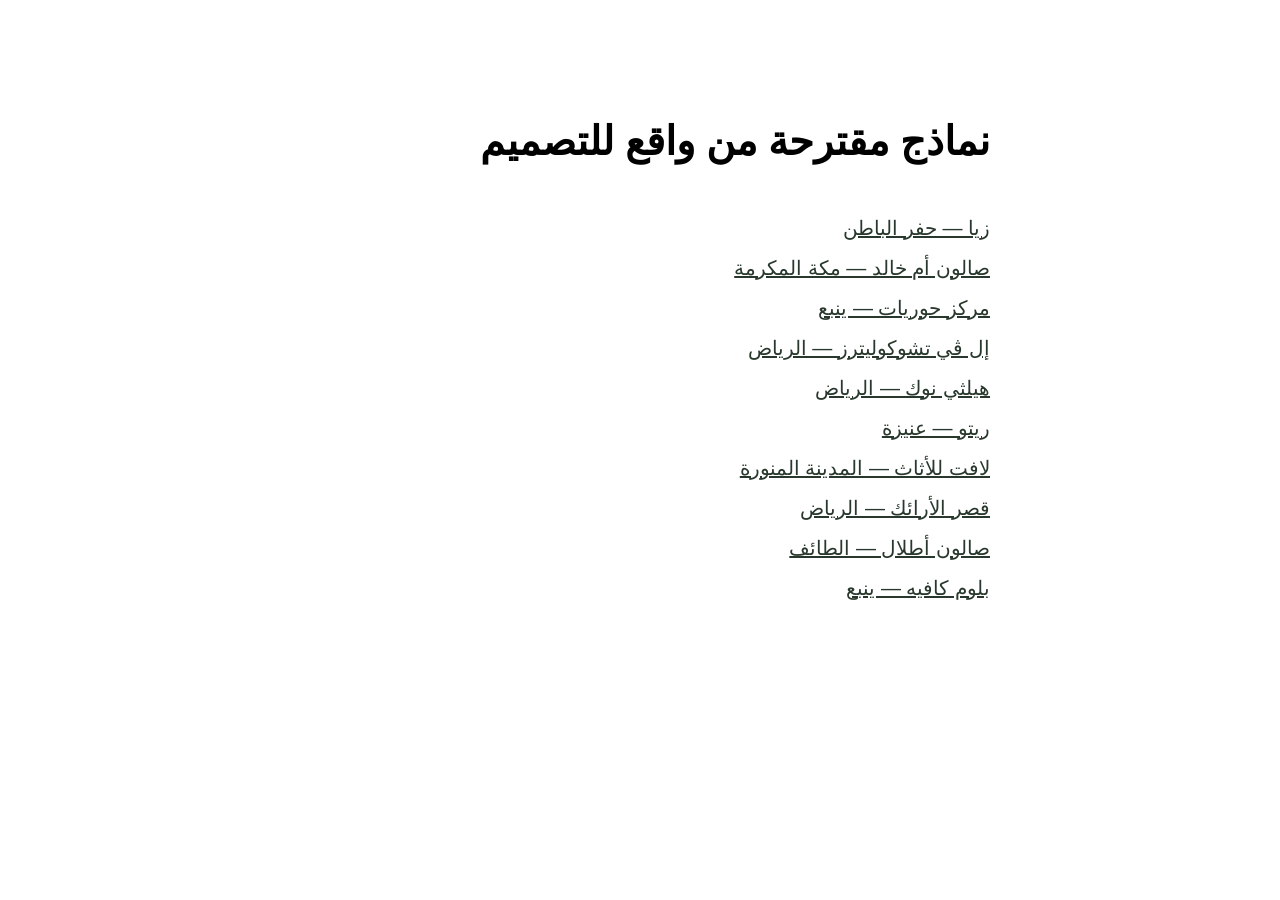
<file: index.html>
<!doctype html><html lang="ar" dir="rtl"><meta charset="utf-8"><meta name="viewport" content="width=device-width,initial-scale=1"><meta name="robots" content="noindex,nofollow"><title>نماذج واقع للتصميم</title><style>body{font:20px sans-serif;max-width:700px;margin:50px auto;padding:24px;line-height:2}a{display:block;color:#28382c}</style><h1>نماذج مقترحة من واقع للتصميم</h1><a href="zia-hafar/">زيا — حفر الباطن</a><a href="om-khalid-makkah/">صالون أم خالد — مكة المكرمة</a><a href="horiyat-yanbu/">مركز حوريات — ينبع</a><a href="lv-chocolatras/">إل ڤي تشوكوليترز — الرياض</a><a href="healthy-nook/">هيلثي نوك — الرياض</a><a href="reto-unaizah/">ريتو — عنيزة</a><a href="lafit-madinah/">لافت للأثاث — المدينة المنورة</a><a href="qasr-riyadh/">قصر الأرائك — الرياض</a><a href="atlal-taif/">صالون أطلال — الطائف</a><a href="plume-yanbu/">بلوم كافيه — ينبع</a></html>
</file>
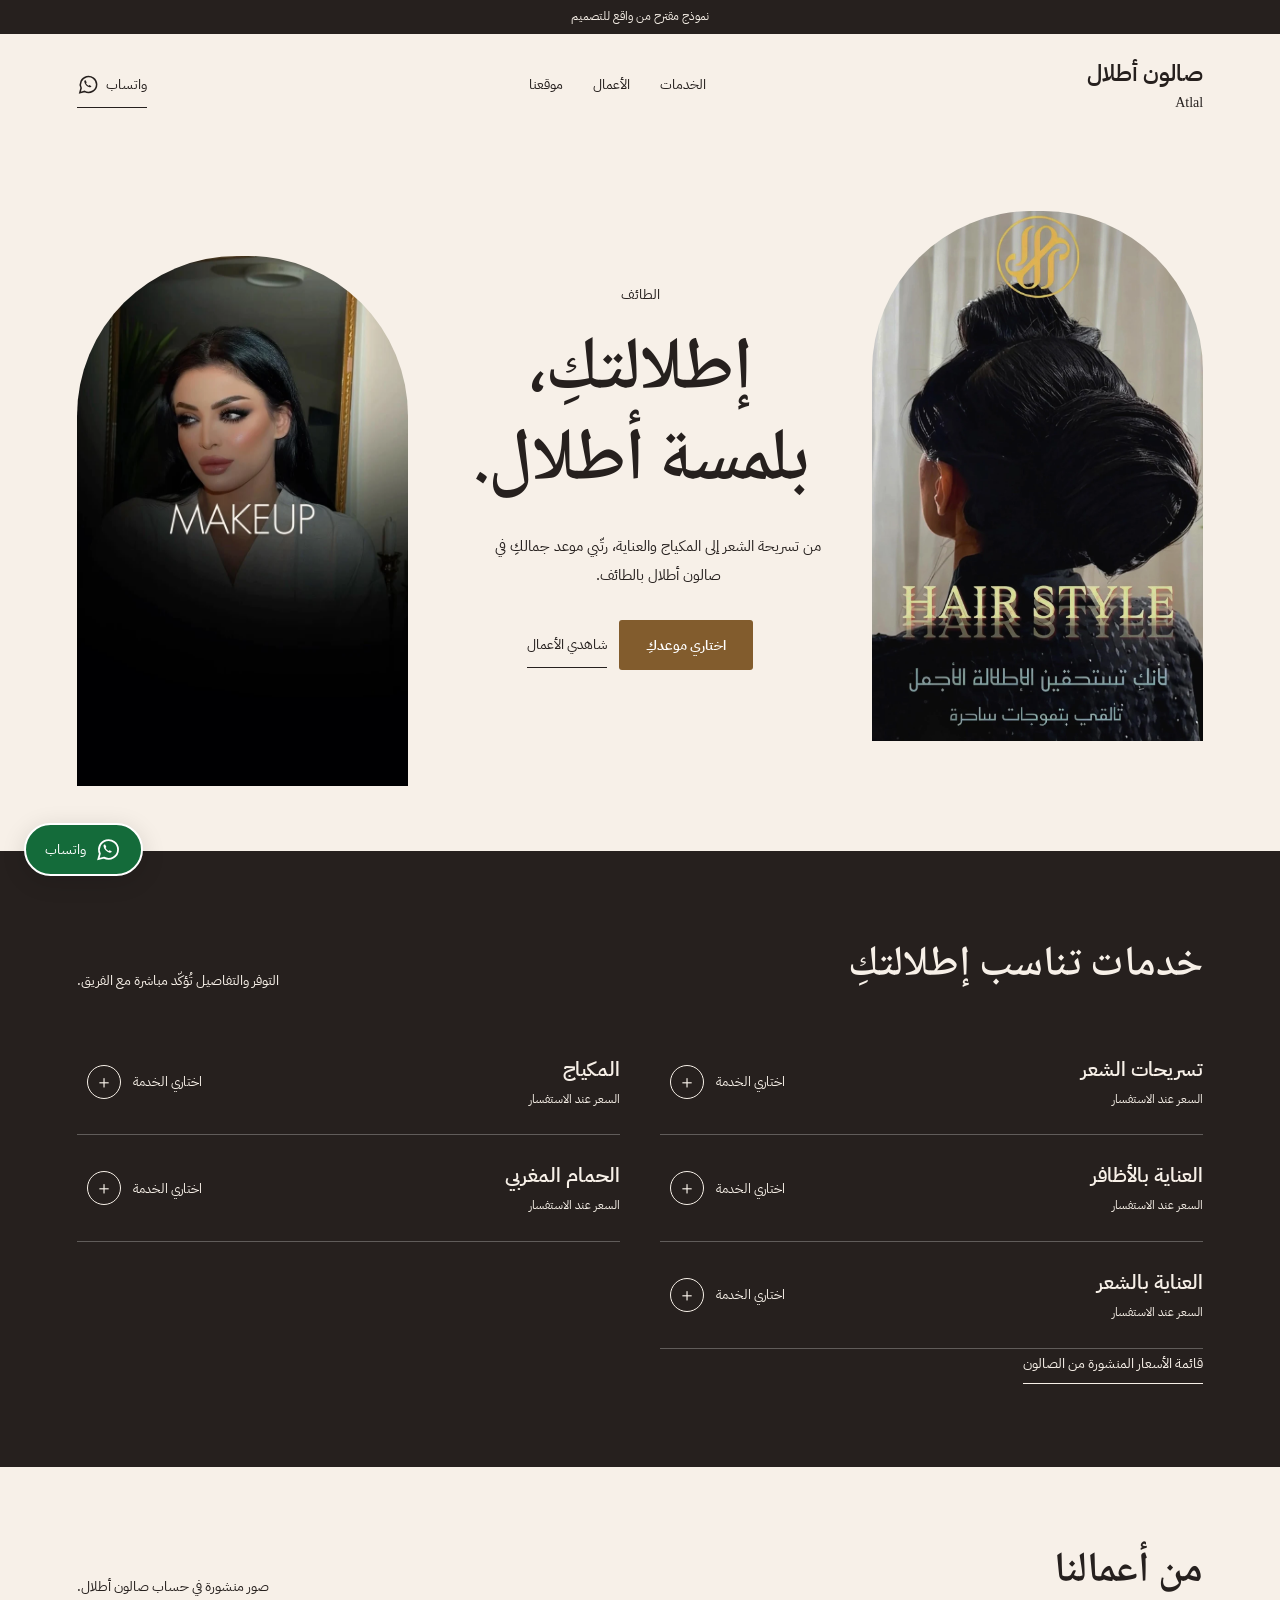
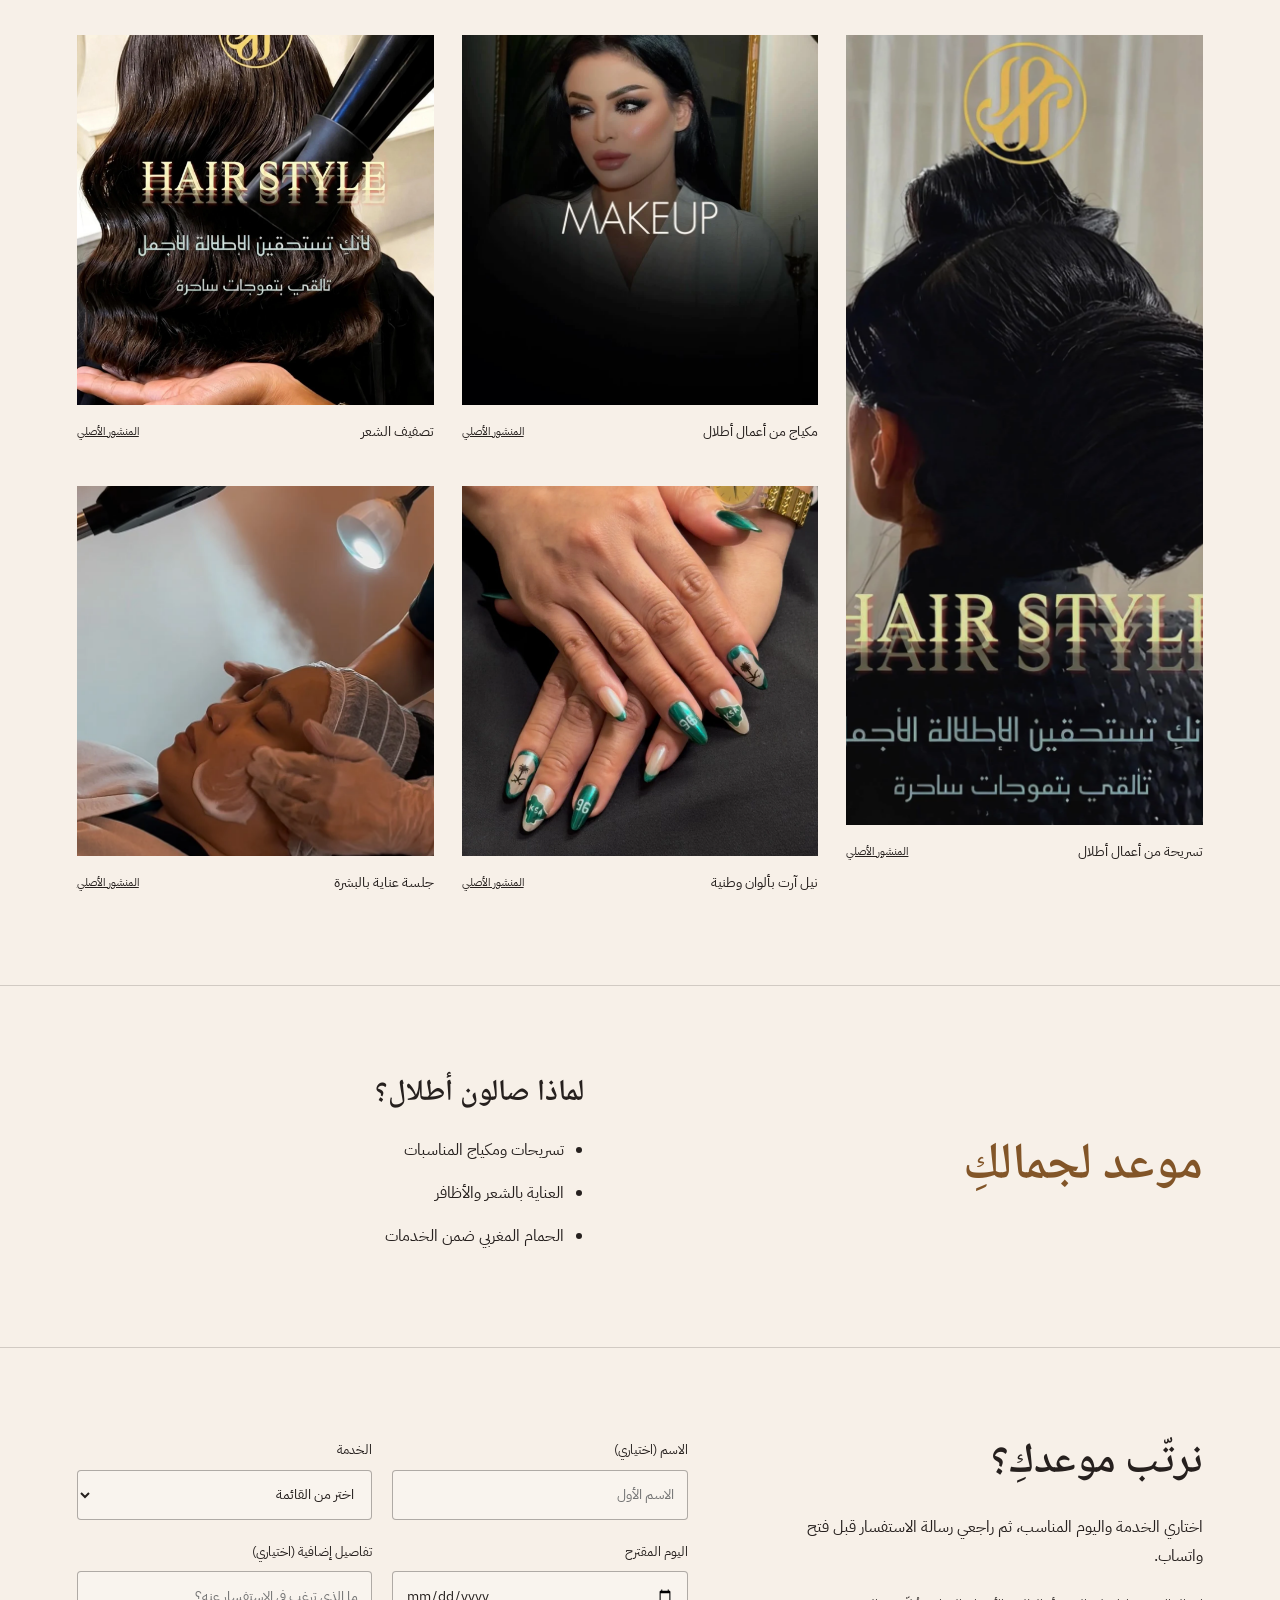
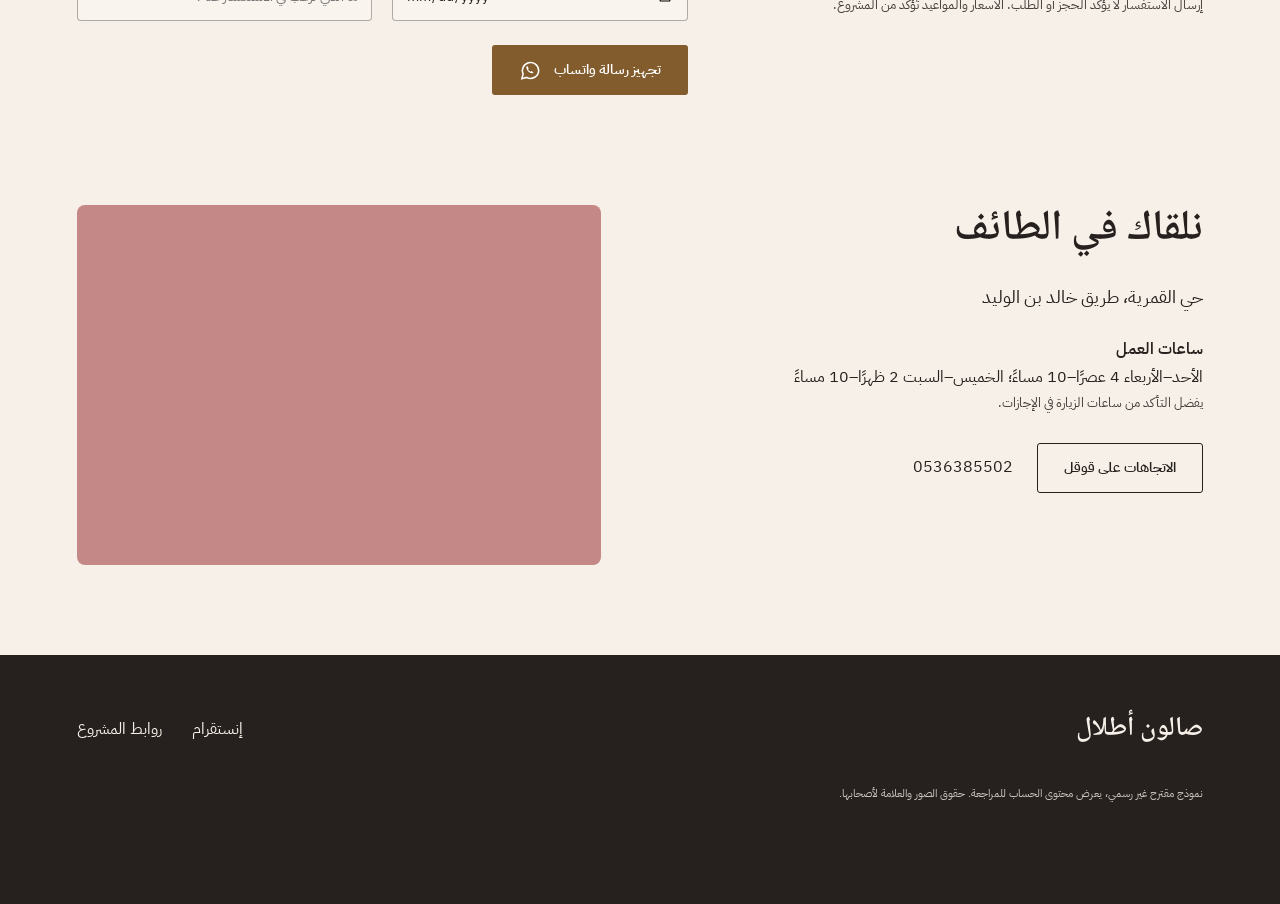
<file: atlal-taif/index.html>
<!doctype html><html lang="ar" dir="rtl"><head><meta charset="utf-8"><meta name="viewport" content="width=device-width,initial-scale=1"><title>صالون أطلال | صالون في الطائف</title><meta name="description" content="من تسريحة الشعر إلى المكياج والعناية، رتّبي موعد جمالكِ في صالون أطلال بالطائف."><meta name="robots" content="noindex,nofollow"><meta name="theme-color" content="#F7F0E8"><meta property="og:title" content="صالون أطلال | صالون في الطائف"><meta property="og:description" content="من تسريحة الشعر إلى المكياج والعناية، رتّبي موعد جمالكِ في صالون أطلال بالطائف."><meta property="og:image" content="https://az212z.github.io/waqea-sites-10-20260927-b3/atlal-taif/photo-0.webp"><link rel="icon" href="favicon.svg"><link rel="stylesheet" href="../shared/base.css"><link rel="stylesheet" href="style.css"><script src="../shared/app.js" defer></script></head><body class="atlal-taif" data-business="صالون أطلال" data-wa="966536385502" data-kind="spa"><a class="skip" href="#main">تجاوز إلى المحتوى</a><div class="proposal">نموذج مقترح من واقع للتصميم</div><header><a class="brand" href="#"><span>صالون أطلال</span><small lang="en" dir="ltr">Atlal</small></a><nav aria-label="التنقل الرئيسي"><a href="#services">الخدمات</a><a href="#gallery">الأعمال</a><a href="#visit">موقعنا</a></nav><a class="nav-contact" href="https://wa.me/966536385502" target="_blank" rel="noopener">واتساب <svg viewBox="0 0 24 24" fill="none" aria-hidden="true"><path d="M20.5 11.7a8.5 8.5 0 0 1-12.6 7.5L3 20.5l1.3-4.8A8.5 8.5 0 1 1 20.5 11.7Z" stroke="currentColor" stroke-width="1.6"/><path d="M8.4 7.6c-.5 0-.9.8-.8 1.5.4 2.7 2.7 5 5.4 5.7.8.2 1.8-.2 2-1l-2-1.2-.9.7a6 6 0 0 1-2.7-2.7l.7-.8-1.1-2.2-.6 0Z" fill="currentColor"/></svg></a></header><main id="main"><section class="hero atlal-hero"><div class="atlal-hair"><img class="" src="photo-0.webp" alt="تسريحة من أعمال أطلال" width="900" height="1100" loading="eager" decoding="async"></div><div class="hero-copy"><p class="location">الطائف</p><h1>إطلالتكِ،<br> بلمسة أطلال.</h1><p class="intro">من تسريحة الشعر إلى المكياج والعناية، رتّبي موعد جمالكِ في صالون أطلال بالطائف.</p><div class="actions"><a class="button primary" href="#request">اختاري موعدكِ</a><a class="text-link" href="#gallery">شاهدي الأعمال</a></div></div><div class="atlal-makeup"><img class="" src="photo-1.webp" alt="مكياج من أعمال أطلال" width="900" height="1100" loading="eager" decoding="async"></div></section><section class="services wrap" id="services"><div class="section-top"><h2>خدمات تناسب إطلالتكِ</h2><p>التوفر والتفاصيل تُؤكّد مباشرة مع الفريق.</p></div><div class="services-grid"><article class="service"><h3>تسريحات الشعر</h3><span class="price">السعر عند الاستفسار</span><button class="choose" data-select="تسريحات الشعر">اختاري الخدمة<span aria-hidden="true">＋</span></button></article><article class="service"><h3>المكياج</h3><span class="price">السعر عند الاستفسار</span><button class="choose" data-select="المكياج">اختاري الخدمة<span aria-hidden="true">＋</span></button></article><article class="service"><h3>العناية بالأظافر</h3><span class="price">السعر عند الاستفسار</span><button class="choose" data-select="العناية بالأظافر">اختاري الخدمة<span aria-hidden="true">＋</span></button></article><article class="service"><h3>الحمام المغربي</h3><span class="price">السعر عند الاستفسار</span><button class="choose" data-select="الحمام المغربي">اختاري الخدمة<span aria-hidden="true">＋</span></button></article><article class="service"><h3>العناية بالشعر</h3><span class="price">السعر عند الاستفسار</span><button class="choose" data-select="العناية بالشعر">اختاري الخدمة<span aria-hidden="true">＋</span></button></article></div><a class="text-link" href="https://drive.google.com/file/d/1D5G972WQusliHmKocMEyBjFH1_jeo766/view" target="_blank" rel="noopener">قائمة الأسعار المنشورة من الصالون</a></section><section class="gallery wrap" id="gallery"><div class="section-top"><h2>من أعمالنا</h2><p>صور منشورة في حساب صالون أطلال.</p></div><div class="gallery-grid"><figure><button class="photo-button" data-photo="photo-0.webp" data-caption="تسريحة من أعمال أطلال" aria-label="تكبير تسريحة من أعمال أطلال"><img class="" src="photo-0.webp" alt="تسريحة من أعمال أطلال" width="900" height="1100" loading="lazy" decoding="async"></button><figcaption><span>تسريحة من أعمال أطلال</span><a href="https://www.instagram.com/atlal.34/p/Dci-ajRsuVT/" target="_blank" rel="noopener" aria-label="مشاهدة منشور تسريحة من أعمال أطلال">المنشور الأصلي</a></figcaption></figure><figure><button class="photo-button" data-photo="photo-1.webp" data-caption="مكياج من أعمال أطلال" aria-label="تكبير مكياج من أعمال أطلال"><img class="" src="photo-1.webp" alt="مكياج من أعمال أطلال" width="900" height="1100" loading="lazy" decoding="async"></button><figcaption><span>مكياج من أعمال أطلال</span><a href="https://www.instagram.com/atlal.34/reel/DcBxqMKspAM/" target="_blank" rel="noopener" aria-label="مشاهدة منشور مكياج من أعمال أطلال">المنشور الأصلي</a></figcaption></figure><figure><button class="photo-button" data-photo="photo-2.webp" data-caption="تصفيف الشعر" aria-label="تكبير تصفيف الشعر"><img class="" src="photo-2.webp" alt="تصفيف الشعر" width="900" height="1100" loading="lazy" decoding="async"></button><figcaption><span>تصفيف الشعر</span><a href="https://www.instagram.com/atlal.34/p/DceJh1yMlna/" target="_blank" rel="noopener" aria-label="مشاهدة منشور تصفيف الشعر">المنشور الأصلي</a></figcaption></figure><figure><button class="photo-button" data-photo="photo-3.webp" data-caption="نيل آرت بألوان وطنية" aria-label="تكبير نيل آرت بألوان وطنية"><img class="" src="photo-3.webp" alt="نيل آرت بألوان وطنية" width="900" height="1100" loading="lazy" decoding="async"></button><figcaption><span>نيل آرت بألوان وطنية</span><a href="https://www.instagram.com/atlal.34/p/DdwTKWfDMvd/" target="_blank" rel="noopener" aria-label="مشاهدة منشور نيل آرت بألوان وطنية">المنشور الأصلي</a></figcaption></figure><figure><button class="photo-button" data-photo="photo-4.webp" data-caption="جلسة عناية بالبشرة" aria-label="تكبير جلسة عناية بالبشرة"><img class="" src="photo-4.webp" alt="جلسة عناية بالبشرة" width="900" height="1100" loading="lazy" decoding="async"></button><figcaption><span>جلسة عناية بالبشرة</span><a href="https://www.instagram.com/atlal.34/reel/DcRXel5MpNy/" target="_blank" rel="noopener" aria-label="مشاهدة منشور جلسة عناية بالبشرة">المنشور الأصلي</a></figcaption></figure></div></section><section class="why wrap"><p class="why-lead">موعد لجمالكِ</p><div><h2>لماذا صالون أطلال؟</h2><ul><li>تسريحات ومكياج المناسبات</li><li>العناية بالشعر والأظافر</li><li>الحمام المغربي ضمن الخدمات</li></ul></div></section><section class="request wrap" id="request"><div class="request-copy"><h2>نرتّب موعدكِ؟</h2><p>اختاري الخدمة واليوم المناسب، ثم راجعي رسالة الاستفسار قبل فتح واتساب.</p><p class="small">إرسال الاستفسار لا يؤكد الحجز أو الطلب. الأسعار والمواعيد تُؤكّد من المشروع.</p></div><form id="request-form"><div class="form-grid"><label>الاسم (اختياري)<input name="name" autocomplete="given-name" maxlength="70" placeholder="الاسم الأول"></label><label>الخدمة<select name="service" required><option value="">اختر من القائمة</option><option>تسريحات الشعر</option><option>المكياج</option><option>العناية بالأظافر</option><option>الحمام المغربي</option><option>العناية بالشعر</option></select></label><label>اليوم المقترح<input type="date" name="date"></label><label>تفاصيل إضافية (اختياري)<input name="note" maxlength="400" placeholder="ما الذي ترغب في الاستفسار عنه؟"></label></div><button class="button primary prepare" type="submit">تجهيز رسالة واتساب <svg viewBox="0 0 24 24" fill="none" aria-hidden="true"><path d="M20.5 11.7a8.5 8.5 0 0 1-12.6 7.5L3 20.5l1.3-4.8A8.5 8.5 0 1 1 20.5 11.7Z" stroke="currentColor" stroke-width="1.6"/><path d="M8.4 7.6c-.5 0-.9.8-.8 1.5.4 2.7 2.7 5 5.4 5.7.8.2 1.8-.2 2-1l-2-1.2-.9.7a6 6 0 0 1-2.7-2.7l.7-.8-1.1-2.2-.6 0Z" fill="currentColor"/></svg></button><div class="message-result" hidden><label>راجع الرسالة<textarea id="message-preview" rows="5"></textarea></label><a class="button whatsapp" id="send-whatsapp" target="_blank" rel="noopener">فتح واتساب بالرسالة <svg viewBox="0 0 24 24" fill="none" aria-hidden="true"><path d="M20.5 11.7a8.5 8.5 0 0 1-12.6 7.5L3 20.5l1.3-4.8A8.5 8.5 0 1 1 20.5 11.7Z" stroke="currentColor" stroke-width="1.6"/><path d="M8.4 7.6c-.5 0-.9.8-.8 1.5.4 2.7 2.7 5 5.4 5.7.8.2 1.8-.2 2-1l-2-1.2-.9.7a6 6 0 0 1-2.7-2.7l.7-.8-1.1-2.2-.6 0Z" fill="currentColor"/></svg></a><p class="small" role="status">يمكنك تعديل الرسالة قبل فتح واتساب. الإرسال يتم منك داخل التطبيق.</p></div></form></section><section class="visit wrap" id="visit"><div class="visit-copy"><h2>نلقاك في الطائف</h2><p class="address">حي القمرية، طريق خالد بن الوليد</p><h3>ساعات العمل</h3><p>الأحد–الأربعاء 4 عصرًا–10 مساءً؛ الخميس–السبت 2 ظهرًا–10 مساءً</p><p class="small">يفضل التأكد من ساعات الزيارة في الإجازات.</p><div class="actions"><a class="button outline" href="https://maps.app.goo.gl/4dQV6mXdbQKgEnzD7" target="_blank" rel="noopener">الاتجاهات على قوقل</a><a href="tel:+966536385502"><bdi>0536385502</bdi></a></div></div><iframe class="map" title="خريطة صالون أطلال" src="https://maps.google.com/maps?q=%D8%B5%D8%A7%D9%84%D9%88%D9%86%20%D8%A3%D8%B7%D9%84%D8%A7%D9%84%20%D8%AD%D9%8A%20%D8%A7%D9%84%D9%82%D9%85%D8%B1%D9%8A%D8%A9%D8%8C%20%D8%B7%D8%B1%D9%8A%D9%82%20%D8%AE%D8%A7%D9%84%D8%AF%20%D8%A8%D9%86%20%D8%A7%D9%84%D9%88%D9%84%D9%8A%D8%AF%20%D8%A7%D9%84%D8%B7%D8%A7%D8%A6%D9%81&output=embed" loading="lazy" referrerpolicy="no-referrer-when-downgrade" allowfullscreen></iframe></section></main><footer><a class="footer-brand" href="#">صالون أطلال</a><div><a href="https://www.instagram.com/atlal.34/" target="_blank" rel="noopener">إنستقرام</a><a href="https://linktr.ee/atlalsalon" target="_blank" rel="noopener">روابط المشروع</a></div><p>نموذج مقترح غير رسمي، يعرض محتوى الحساب للمراجعة. حقوق الصور والعلامة لأصحابها.</p></footer><a class="whatsapp-float" href="https://wa.me/966536385502" target="_blank" rel="noopener" aria-label="تواصل مع صالون أطلال عبر واتساب"><svg viewBox="0 0 24 24" fill="none" aria-hidden="true"><path d="M20.5 11.7a8.5 8.5 0 0 1-12.6 7.5L3 20.5l1.3-4.8A8.5 8.5 0 1 1 20.5 11.7Z" stroke="currentColor" stroke-width="1.6"/><path d="M8.4 7.6c-.5 0-.9.8-.8 1.5.4 2.7 2.7 5 5.4 5.7.8.2 1.8-.2 2-1l-2-1.2-.9.7a6 6 0 0 1-2.7-2.7l.7-.8-1.1-2.2-.6 0Z" fill="currentColor"/></svg><span>واتساب</span></a><dialog class="lightbox"><button class="close-lightbox" aria-label="إغلاق الصورة">×</button><img alt=""><p></p></dialog></body></html>
</file>
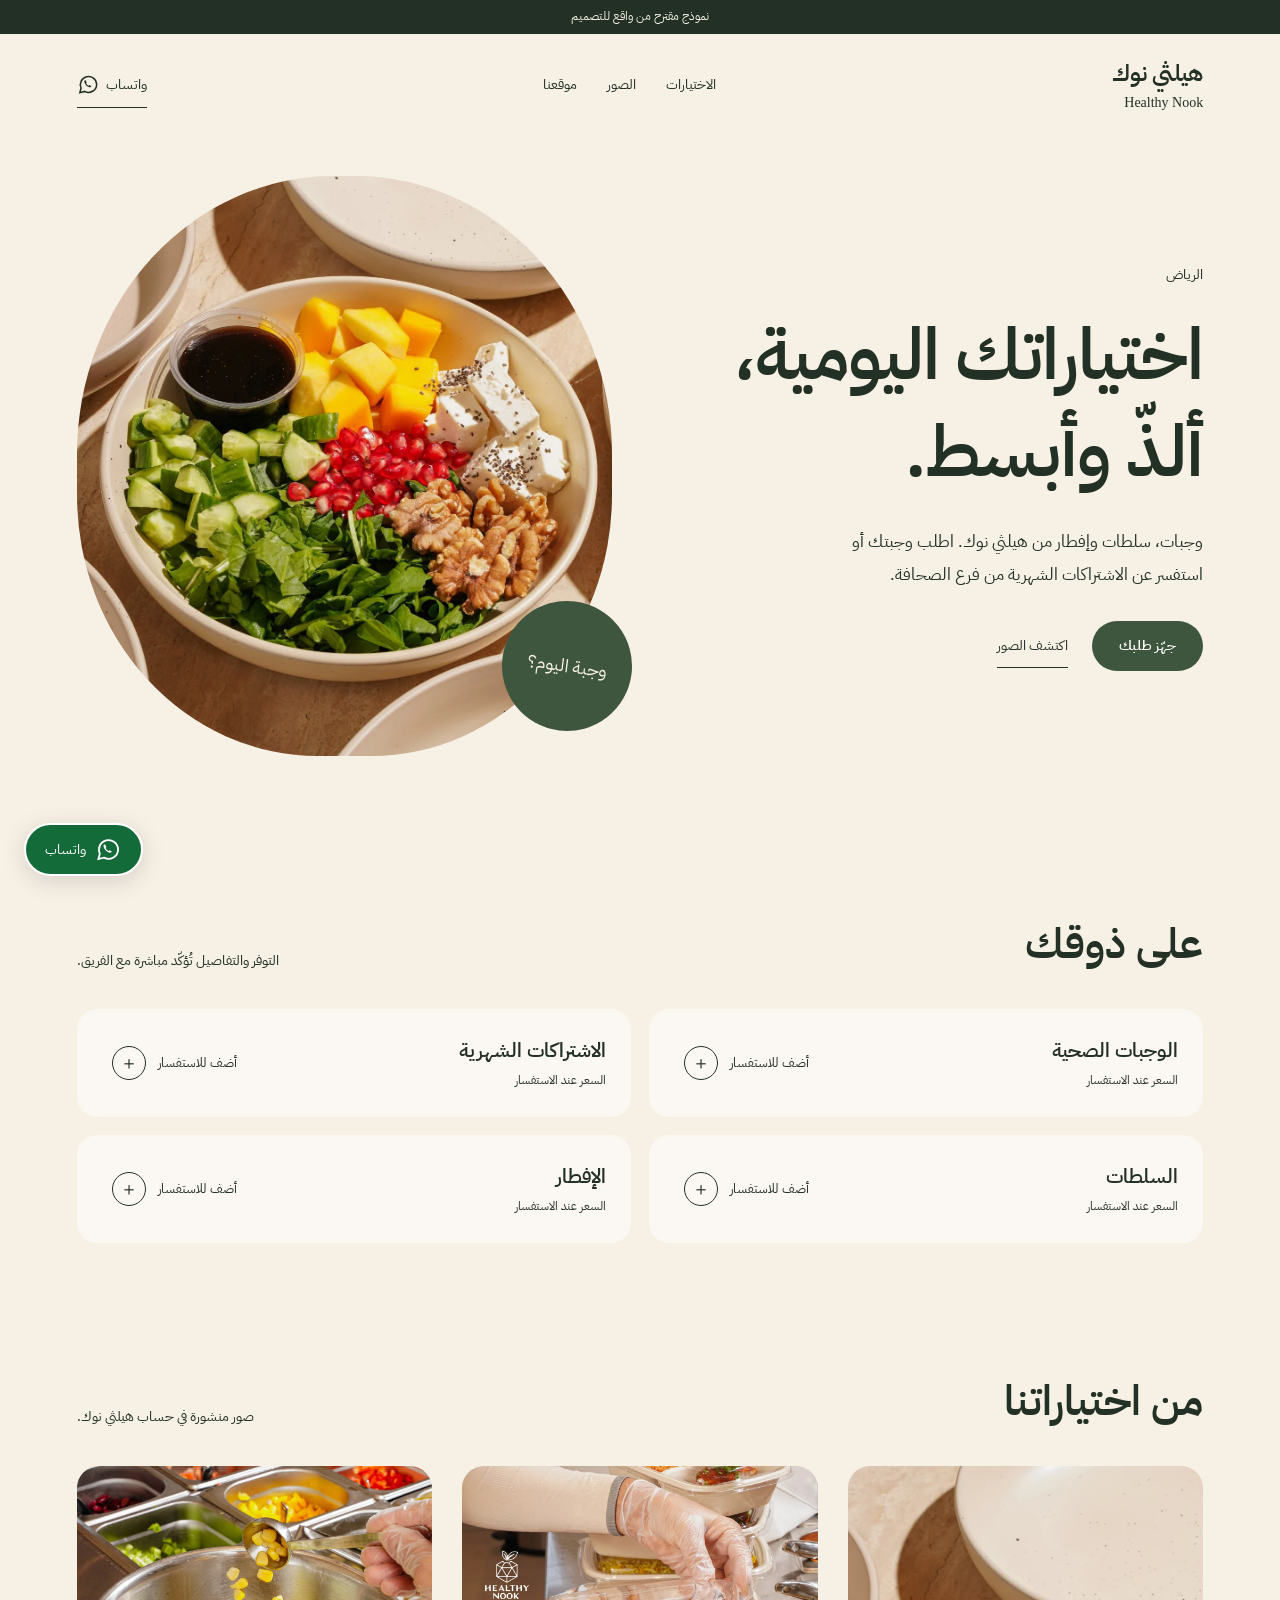
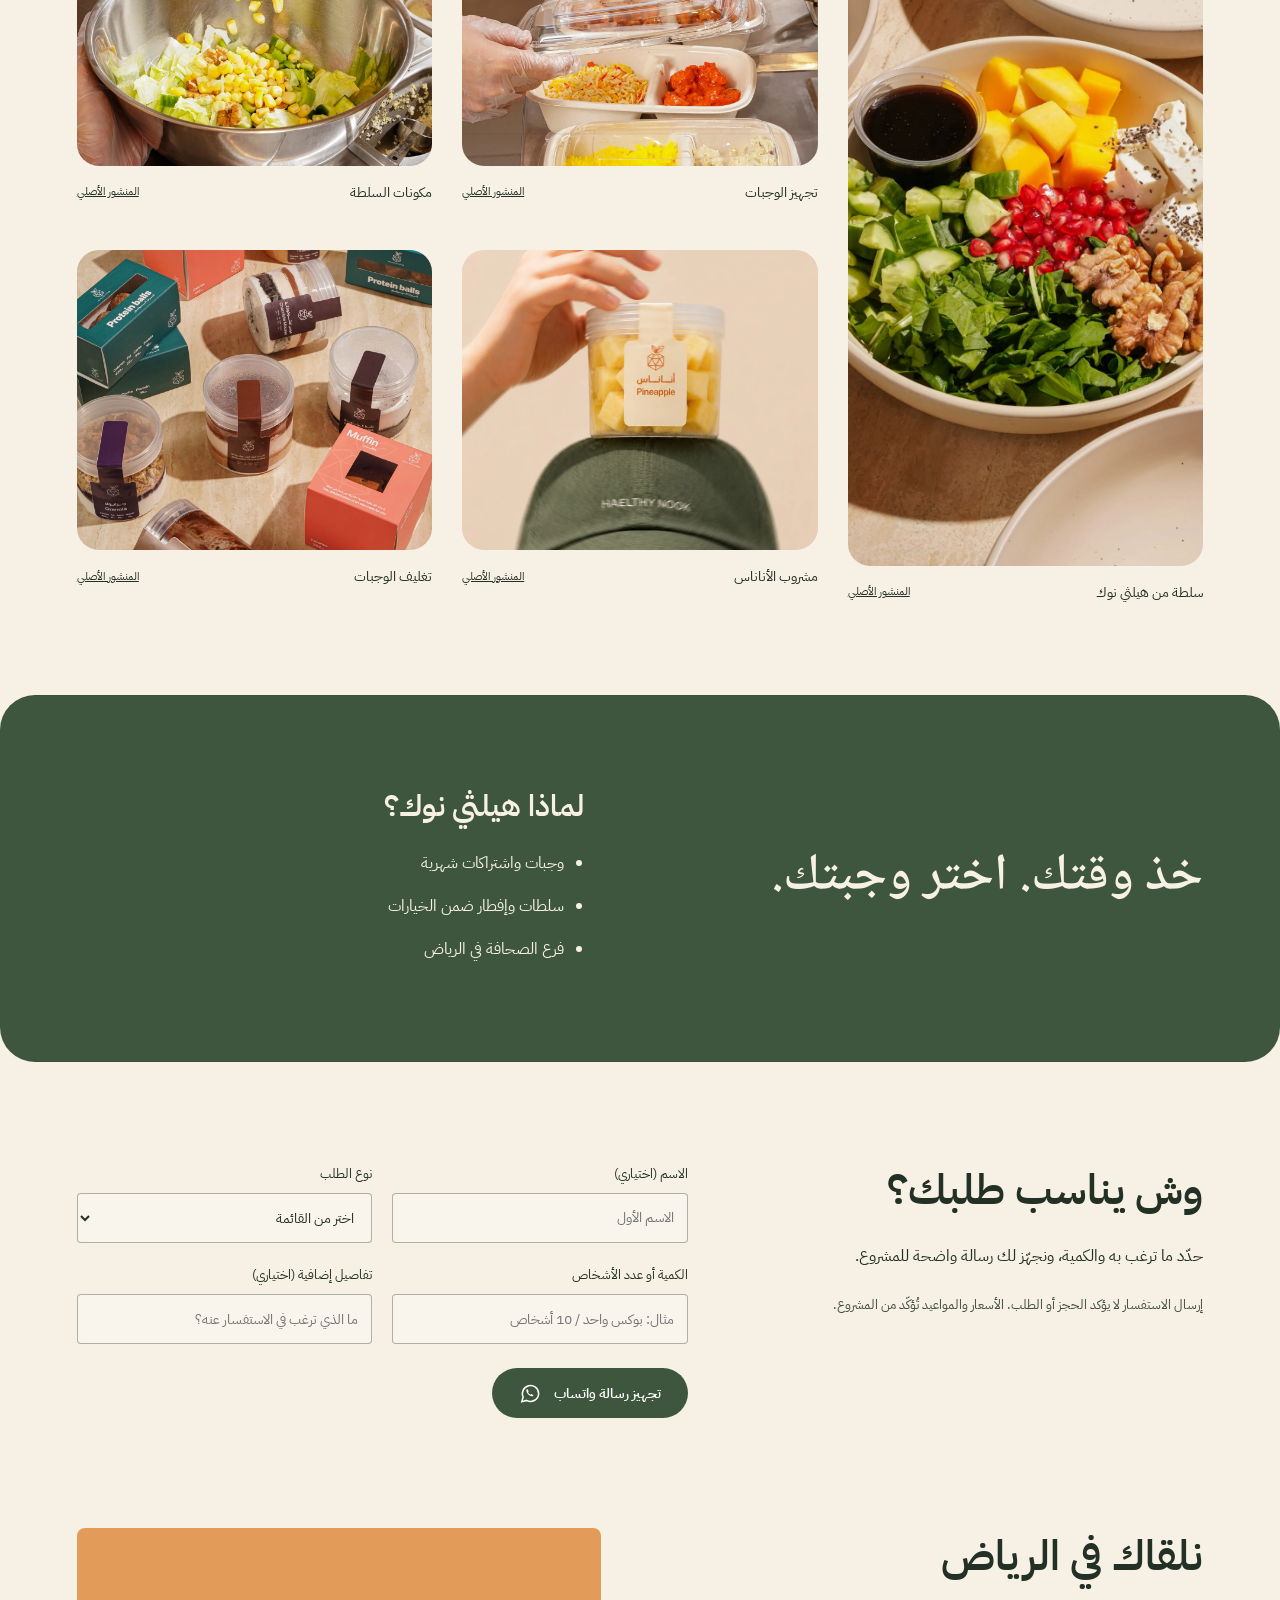
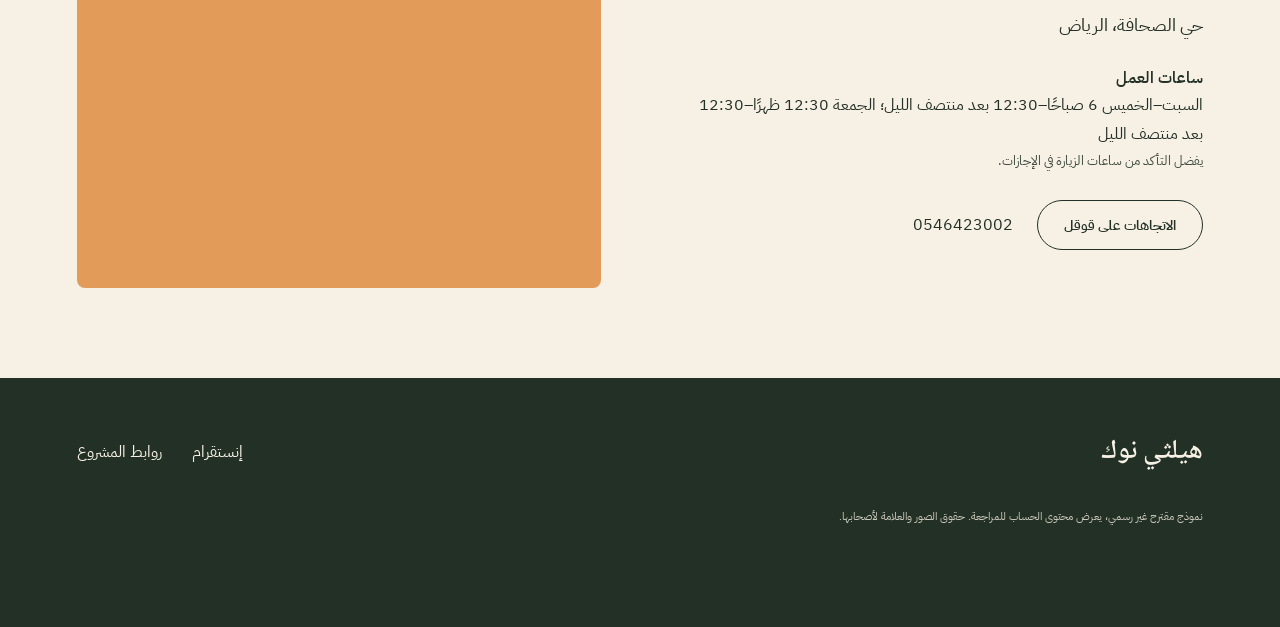
<file: healthy-nook/index.html>
<!doctype html><html lang="ar" dir="rtl"><head><meta charset="utf-8"><meta name="viewport" content="width=device-width,initial-scale=1"><title>هيلثي نوك | مطعم في الرياض</title><meta name="description" content="وجبات، سلطات وإفطار من هيلثي نوك. اطلب وجبتك أو استفسر عن الاشتراكات الشهرية من فرع الصحافة."><meta name="robots" content="noindex,nofollow"><meta name="theme-color" content="#F6F0E5"><meta property="og:title" content="هيلثي نوك | مطعم في الرياض"><meta property="og:description" content="وجبات، سلطات وإفطار من هيلثي نوك. اطلب وجبتك أو استفسر عن الاشتراكات الشهرية من فرع الصحافة."><meta property="og:image" content="https://az212z.github.io/waqea-sites-10-20260927-b3/healthy-nook/photo-0.webp"><link rel="icon" href="favicon.svg"><link rel="stylesheet" href="../shared/base.css"><link rel="stylesheet" href="style.css"><script src="../shared/app.js" defer></script></head><body class="healthy-nook" data-business="هيلثي نوك" data-wa="966546423002" data-kind="meal"><a class="skip" href="#main">تجاوز إلى المحتوى</a><div class="proposal">نموذج مقترح من واقع للتصميم</div><header><a class="brand" href="#"><span>هيلثي نوك</span><small lang="en" dir="ltr">Healthy Nook</small></a><nav aria-label="التنقل الرئيسي"><a href="#services">الاختيارات</a><a href="#gallery">الصور</a><a href="#visit">موقعنا</a></nav><a class="nav-contact" href="https://wa.me/966546423002" target="_blank" rel="noopener">واتساب <svg viewBox="0 0 24 24" fill="none" aria-hidden="true"><path d="M20.5 11.7a8.5 8.5 0 0 1-12.6 7.5L3 20.5l1.3-4.8A8.5 8.5 0 1 1 20.5 11.7Z" stroke="currentColor" stroke-width="1.6"/><path d="M8.4 7.6c-.5 0-.9.8-.8 1.5.4 2.7 2.7 5 5.4 5.7.8.2 1.8-.2 2-1l-2-1.2-.9.7a6 6 0 0 1-2.7-2.7l.7-.8-1.1-2.2-.6 0Z" fill="currentColor"/></svg></a></header><main id="main"><section class="hero nook-hero"><div class="hero-copy"><p class="location">الرياض</p><h1>اختياراتك اليومية،<br> ألذّ وأبسط.</h1><p class="intro">وجبات، سلطات وإفطار من هيلثي نوك. اطلب وجبتك أو استفسر عن الاشتراكات الشهرية من فرع الصحافة.</p><div class="actions"><a class="button primary" href="#request">جهّز طلبك</a><a class="text-link" href="#gallery">اكتشف الصور</a></div></div><div class="nook-photo"><img class="" src="photo-0.webp" alt="سلطة من هيلثي نوك" width="900" height="1100" loading="eager" decoding="async"><span>وجبة اليوم؟</span></div></section><section class="services wrap" id="services"><div class="section-top"><h2>على ذوقك</h2><p>التوفر والتفاصيل تُؤكّد مباشرة مع الفريق.</p></div><div class="services-grid"><article class="service"><h3>الوجبات الصحية</h3><span class="price">السعر عند الاستفسار</span><button class="choose" data-select="الوجبات الصحية">أضف للاستفسار<span aria-hidden="true">＋</span></button></article><article class="service"><h3>الاشتراكات الشهرية</h3><span class="price">السعر عند الاستفسار</span><button class="choose" data-select="الاشتراكات الشهرية">أضف للاستفسار<span aria-hidden="true">＋</span></button></article><article class="service"><h3>السلطات</h3><span class="price">السعر عند الاستفسار</span><button class="choose" data-select="السلطات">أضف للاستفسار<span aria-hidden="true">＋</span></button></article><article class="service"><h3>الإفطار</h3><span class="price">السعر عند الاستفسار</span><button class="choose" data-select="الإفطار">أضف للاستفسار<span aria-hidden="true">＋</span></button></article></div></section><section class="gallery wrap" id="gallery"><div class="section-top"><h2>من اختياراتنا</h2><p>صور منشورة في حساب هيلثي نوك.</p></div><div class="gallery-grid"><figure><button class="photo-button" data-photo="photo-0.webp" data-caption="سلطة من هيلثي نوك" aria-label="تكبير سلطة من هيلثي نوك"><img class="" src="photo-0.webp" alt="سلطة من هيلثي نوك" width="900" height="1100" loading="lazy" decoding="async"></button><figcaption><span>سلطة من هيلثي نوك</span><a href="https://www.instagram.com/healthynook/p/DceRNFcCL5i/" target="_blank" rel="noopener" aria-label="مشاهدة منشور سلطة من هيلثي نوك">المنشور الأصلي</a></figcaption></figure><figure><button class="photo-button" data-photo="photo-1.webp" data-caption="تجهيز الوجبات" aria-label="تكبير تجهيز الوجبات"><img class="" src="photo-1.webp" alt="تجهيز الوجبات" width="900" height="1100" loading="lazy" decoding="async"></button><figcaption><span>تجهيز الوجبات</span><a href="https://www.instagram.com/healthynook/p/DdBAKhUI5pa/" target="_blank" rel="noopener" aria-label="مشاهدة منشور تجهيز الوجبات">المنشور الأصلي</a></figcaption></figure><figure><button class="photo-button" data-photo="photo-2.webp" data-caption="مكونات السلطة" aria-label="تكبير مكونات السلطة"><img class="" src="photo-2.webp" alt="مكونات السلطة" width="900" height="1100" loading="lazy" decoding="async"></button><figcaption><span>مكونات السلطة</span><a href="https://www.instagram.com/healthynook/p/DcvLC0rI40S/" target="_blank" rel="noopener" aria-label="مشاهدة منشور مكونات السلطة">المنشور الأصلي</a></figcaption></figure><figure><button class="photo-button" data-photo="photo-3.webp" data-caption="مشروب الأناناس" aria-label="تكبير مشروب الأناناس"><img class="" src="photo-3.webp" alt="مشروب الأناناس" width="900" height="1100" loading="lazy" decoding="async"></button><figcaption><span>مشروب الأناناس</span><a href="https://www.instagram.com/healthynook/p/Dc_K2mcCIXc/" target="_blank" rel="noopener" aria-label="مشاهدة منشور مشروب الأناناس">المنشور الأصلي</a></figcaption></figure><figure><button class="photo-button" data-photo="photo-4.webp" data-caption="تغليف الوجبات" aria-label="تكبير تغليف الوجبات"><img class="" src="photo-4.webp" alt="تغليف الوجبات" width="900" height="1100" loading="lazy" decoding="async"></button><figcaption><span>تغليف الوجبات</span><a href="https://www.instagram.com/healthynook/p/DcBZdLhohHx/" target="_blank" rel="noopener" aria-label="مشاهدة منشور تغليف الوجبات">المنشور الأصلي</a></figcaption></figure></div></section><section class="why wrap"><p class="why-lead">خذ وقتك. اختر وجبتك.</p><div><h2>لماذا هيلثي نوك؟</h2><ul><li>وجبات واشتراكات شهرية</li><li>سلطات وإفطار ضمن الخيارات</li><li>فرع الصحافة في الرياض</li></ul></div></section><section class="request wrap" id="request"><div class="request-copy"><h2>وش يناسب طلبك؟</h2><p>حدّد ما ترغب به والكمية، ونجهّز لك رسالة واضحة للمشروع.</p><p class="small">إرسال الاستفسار لا يؤكد الحجز أو الطلب. الأسعار والمواعيد تُؤكّد من المشروع.</p></div><form id="request-form"><div class="form-grid"><label>الاسم (اختياري)<input name="name" autocomplete="given-name" maxlength="70" placeholder="الاسم الأول"></label><label>نوع الطلب<select name="service" required><option value="">اختر من القائمة</option><option>الوجبات الصحية</option><option>الاشتراكات الشهرية</option><option>السلطات</option><option>الإفطار</option></select></label><label>الكمية أو عدد الأشخاص<input name="quantity" placeholder="مثال: بوكس واحد / 10 أشخاص"></label><label>تفاصيل إضافية (اختياري)<input name="note" maxlength="400" placeholder="ما الذي ترغب في الاستفسار عنه؟"></label></div><button class="button primary prepare" type="submit">تجهيز رسالة واتساب <svg viewBox="0 0 24 24" fill="none" aria-hidden="true"><path d="M20.5 11.7a8.5 8.5 0 0 1-12.6 7.5L3 20.5l1.3-4.8A8.5 8.5 0 1 1 20.5 11.7Z" stroke="currentColor" stroke-width="1.6"/><path d="M8.4 7.6c-.5 0-.9.8-.8 1.5.4 2.7 2.7 5 5.4 5.7.8.2 1.8-.2 2-1l-2-1.2-.9.7a6 6 0 0 1-2.7-2.7l.7-.8-1.1-2.2-.6 0Z" fill="currentColor"/></svg></button><div class="message-result" hidden><label>راجع الرسالة<textarea id="message-preview" rows="5"></textarea></label><a class="button whatsapp" id="send-whatsapp" target="_blank" rel="noopener">فتح واتساب بالرسالة <svg viewBox="0 0 24 24" fill="none" aria-hidden="true"><path d="M20.5 11.7a8.5 8.5 0 0 1-12.6 7.5L3 20.5l1.3-4.8A8.5 8.5 0 1 1 20.5 11.7Z" stroke="currentColor" stroke-width="1.6"/><path d="M8.4 7.6c-.5 0-.9.8-.8 1.5.4 2.7 2.7 5 5.4 5.7.8.2 1.8-.2 2-1l-2-1.2-.9.7a6 6 0 0 1-2.7-2.7l.7-.8-1.1-2.2-.6 0Z" fill="currentColor"/></svg></a><p class="small" role="status">يمكنك تعديل الرسالة قبل فتح واتساب. الإرسال يتم منك داخل التطبيق.</p></div></form></section><section class="visit wrap" id="visit"><div class="visit-copy"><h2>نلقاك في الرياض</h2><p class="address">حي الصحافة، الرياض</p><h3>ساعات العمل</h3><p>السبت–الخميس 6 صباحًا–12:30 بعد منتصف الليل؛ الجمعة 12:30 ظهرًا–12:30 بعد منتصف الليل</p><p class="small">يفضل التأكد من ساعات الزيارة في الإجازات.</p><div class="actions"><a class="button outline" href="https://www.google.com/maps/search/Healthy+Nook+الصحافة" target="_blank" rel="noopener">الاتجاهات على قوقل</a><a href="tel:+966546423002"><bdi>0546423002</bdi></a></div></div><iframe class="map" title="خريطة هيلثي نوك" src="https://maps.google.com/maps?q=%D9%87%D9%8A%D9%84%D8%AB%D9%8A%20%D9%86%D9%88%D9%83%20%D8%AD%D9%8A%20%D8%A7%D9%84%D8%B5%D8%AD%D8%A7%D9%81%D8%A9%D8%8C%20%D8%A7%D9%84%D8%B1%D9%8A%D8%A7%D8%B6%20%D8%A7%D9%84%D8%B1%D9%8A%D8%A7%D8%B6&output=embed" loading="lazy" referrerpolicy="no-referrer-when-downgrade" allowfullscreen></iframe></section></main><footer><a class="footer-brand" href="#">هيلثي نوك</a><div><a href="https://www.instagram.com/healthynook/" target="_blank" rel="noopener">إنستقرام</a><a href="https://linktr.ee/healthy_nook" target="_blank" rel="noopener">روابط المشروع</a></div><p>نموذج مقترح غير رسمي، يعرض محتوى الحساب للمراجعة. حقوق الصور والعلامة لأصحابها.</p></footer><a class="whatsapp-float" href="https://wa.me/966546423002" target="_blank" rel="noopener" aria-label="تواصل مع هيلثي نوك عبر واتساب"><svg viewBox="0 0 24 24" fill="none" aria-hidden="true"><path d="M20.5 11.7a8.5 8.5 0 0 1-12.6 7.5L3 20.5l1.3-4.8A8.5 8.5 0 1 1 20.5 11.7Z" stroke="currentColor" stroke-width="1.6"/><path d="M8.4 7.6c-.5 0-.9.8-.8 1.5.4 2.7 2.7 5 5.4 5.7.8.2 1.8-.2 2-1l-2-1.2-.9.7a6 6 0 0 1-2.7-2.7l.7-.8-1.1-2.2-.6 0Z" fill="currentColor"/></svg><span>واتساب</span></a><dialog class="lightbox"><button class="close-lightbox" aria-label="إغلاق الصورة">×</button><img alt=""><p></p></dialog></body></html>
</file>
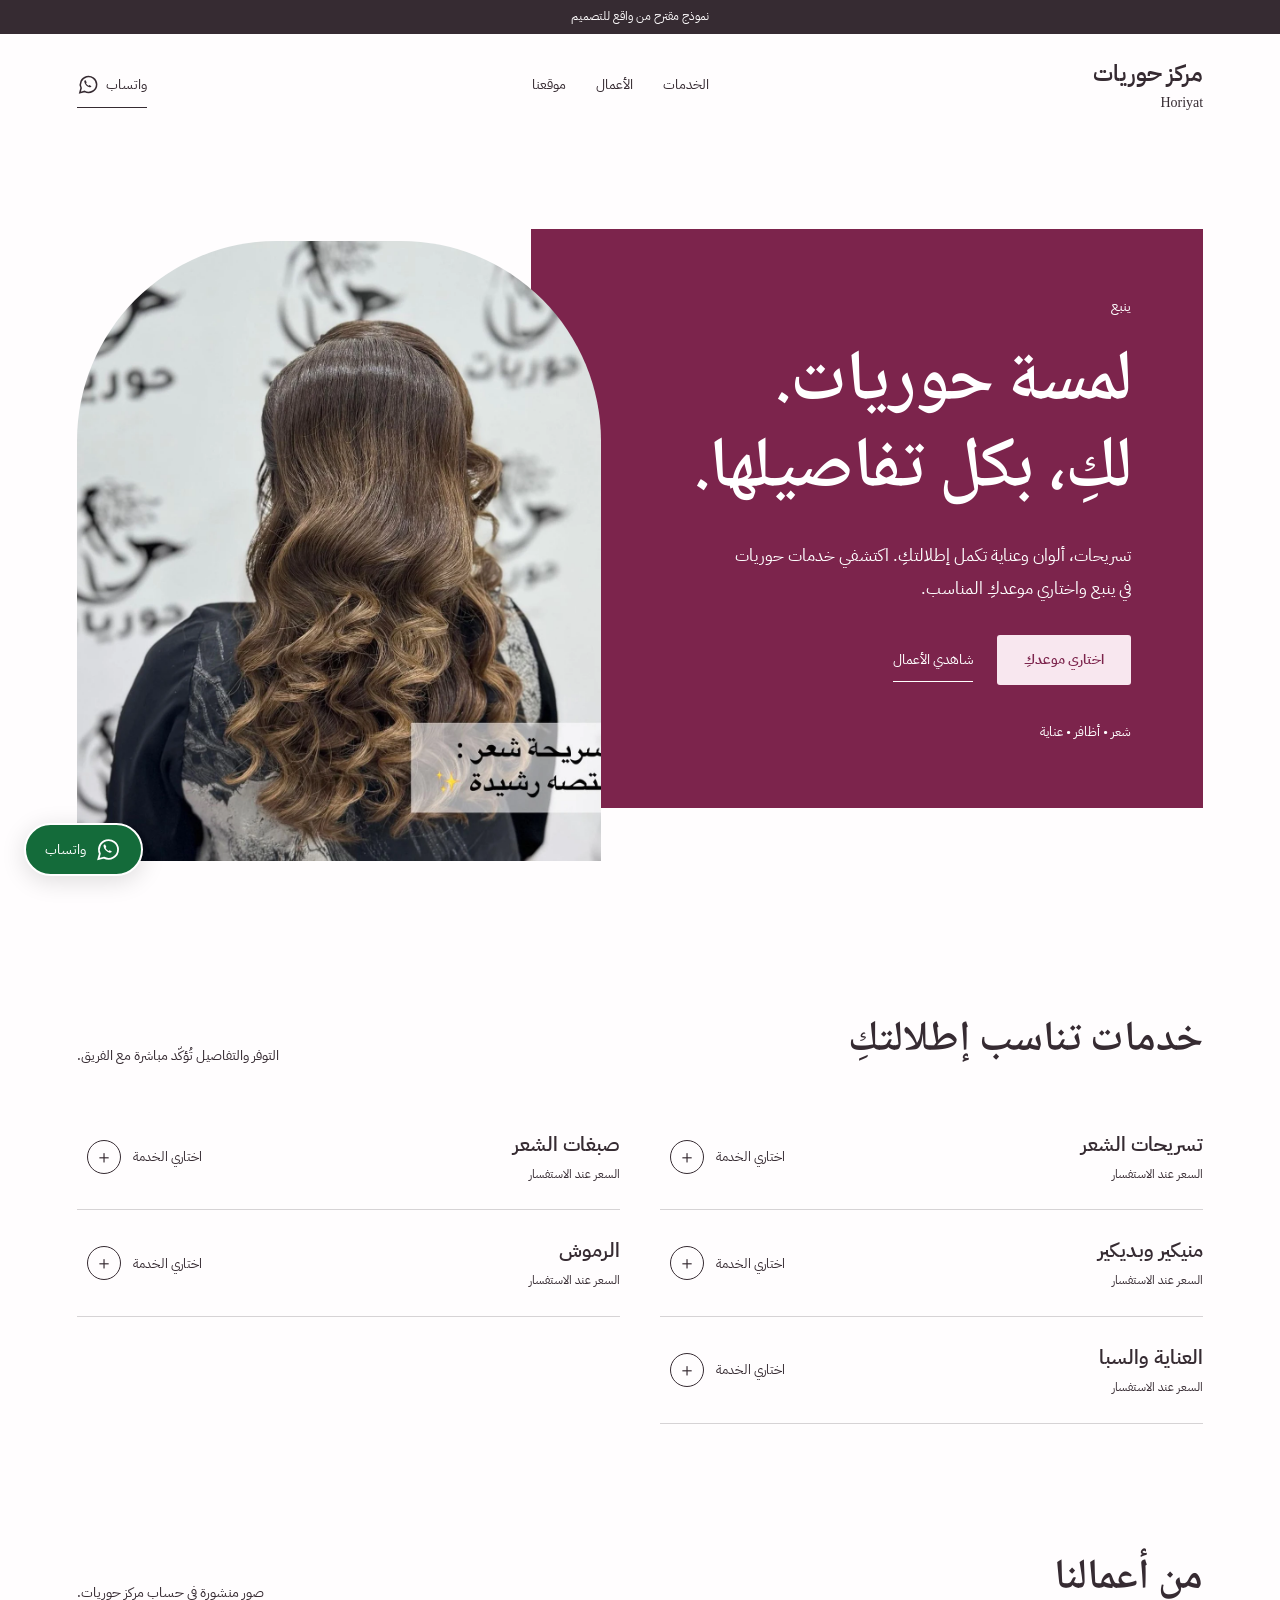
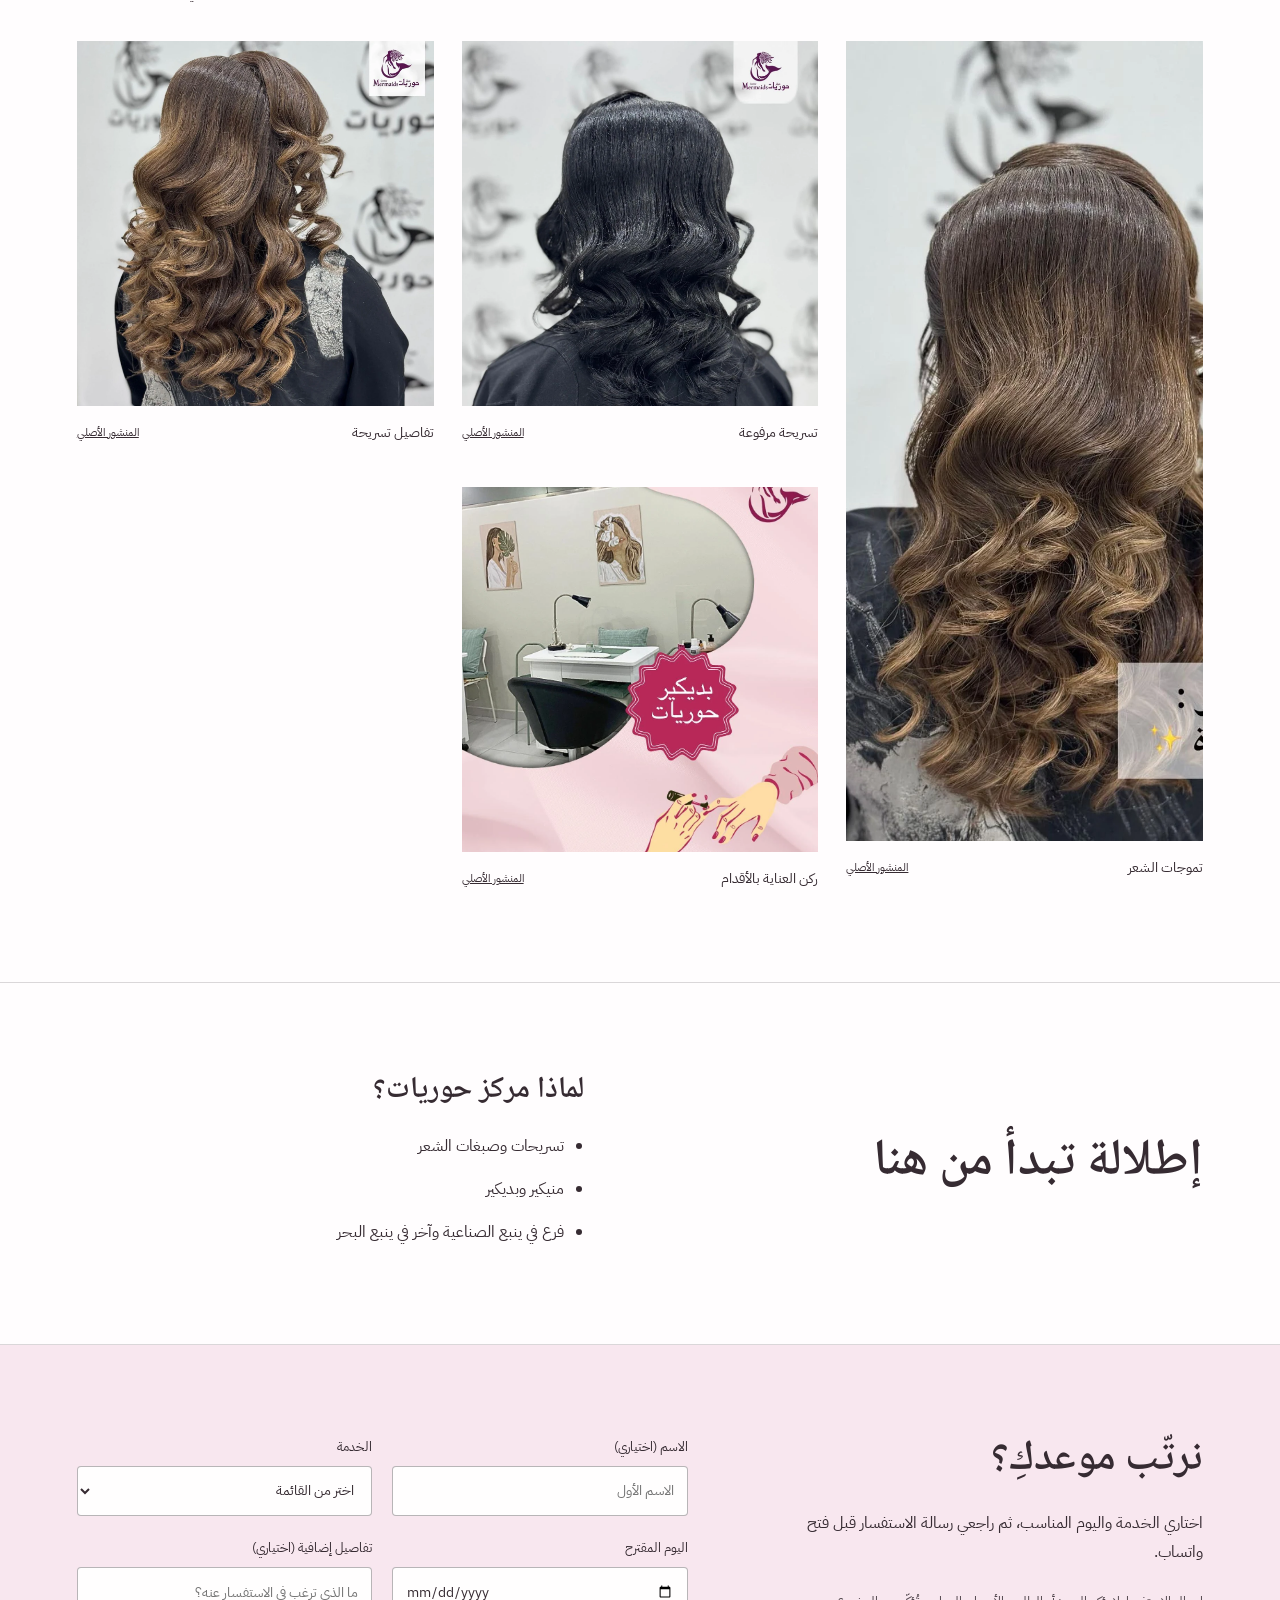
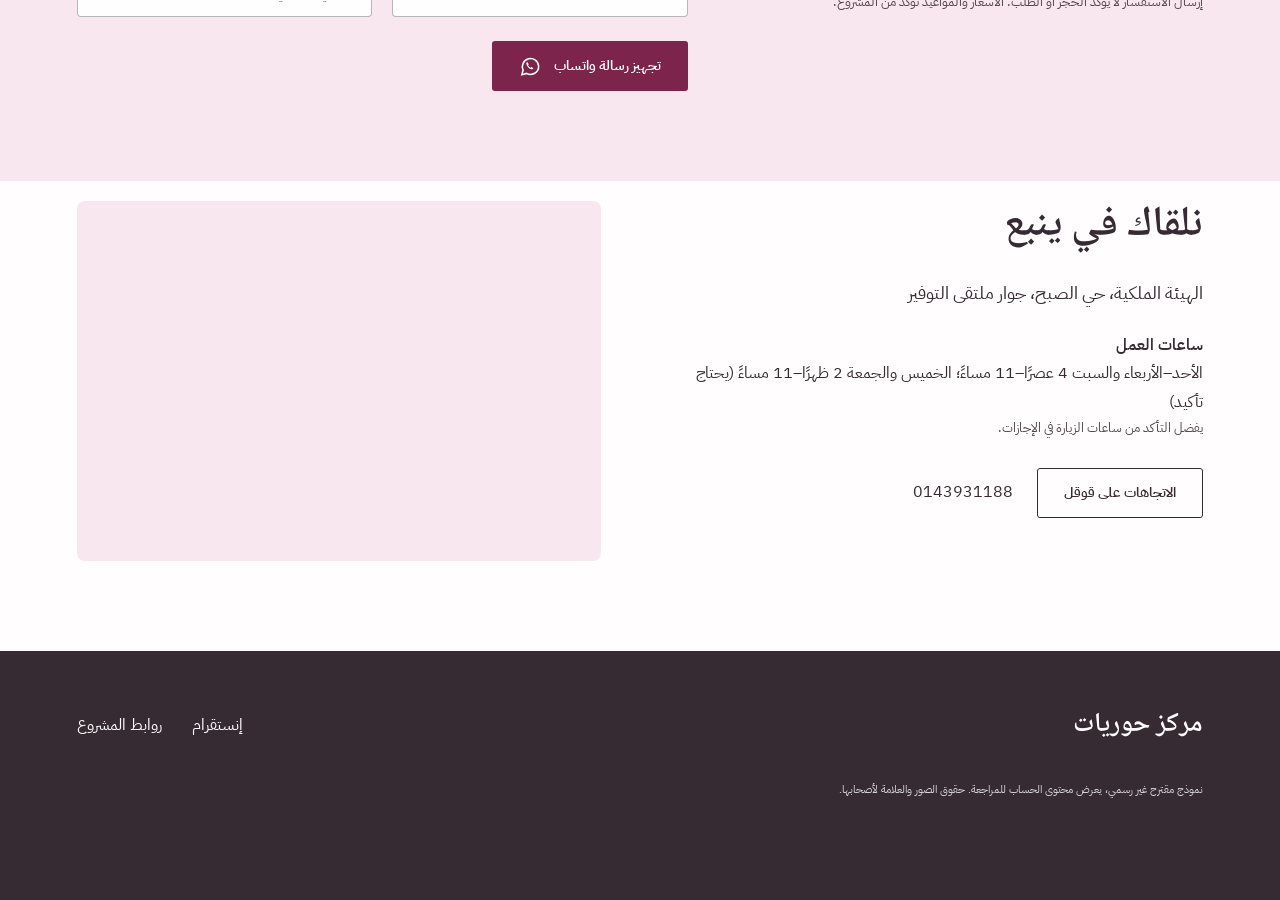
<file: horiyat-yanbu/index.html>
<!doctype html><html lang="ar" dir="rtl"><head><meta charset="utf-8"><meta name="viewport" content="width=device-width,initial-scale=1"><title>مركز حوريات | صالون في ينبع</title><meta name="description" content="تسريحات، ألوان وعناية تكمل إطلالتكِ. اكتشفي خدمات حوريات في ينبع واختاري موعدكِ المناسب."><meta name="robots" content="noindex,nofollow"><meta name="theme-color" content="#FFFDFE"><meta property="og:title" content="مركز حوريات | صالون في ينبع"><meta property="og:description" content="تسريحات، ألوان وعناية تكمل إطلالتكِ. اكتشفي خدمات حوريات في ينبع واختاري موعدكِ المناسب."><meta property="og:image" content="https://az212z.github.io/waqea-sites-10-20260927-b3/horiyat-yanbu/photo-0.webp"><link rel="icon" href="favicon.svg"><link rel="stylesheet" href="../shared/base.css"><link rel="stylesheet" href="style.css"><script src="../shared/app.js" defer></script></head><body class="horiyat-yanbu" data-business="مركز حوريات" data-wa="966143931188" data-kind="spa"><a class="skip" href="#main">تجاوز إلى المحتوى</a><div class="proposal">نموذج مقترح من واقع للتصميم</div><header><a class="brand" href="#"><span>مركز حوريات</span><small lang="en" dir="ltr">Horiyat</small></a><nav aria-label="التنقل الرئيسي"><a href="#services">الخدمات</a><a href="#gallery">الأعمال</a><a href="#visit">موقعنا</a></nav><a class="nav-contact" href="https://wa.me/966143931188" target="_blank" rel="noopener">واتساب <svg viewBox="0 0 24 24" fill="none" aria-hidden="true"><path d="M20.5 11.7a8.5 8.5 0 0 1-12.6 7.5L3 20.5l1.3-4.8A8.5 8.5 0 1 1 20.5 11.7Z" stroke="currentColor" stroke-width="1.6"/><path d="M8.4 7.6c-.5 0-.9.8-.8 1.5.4 2.7 2.7 5 5.4 5.7.8.2 1.8-.2 2-1l-2-1.2-.9.7a6 6 0 0 1-2.7-2.7l.7-.8-1.1-2.2-.6 0Z" fill="currentColor"/></svg></a></header><main id="main"><section class="hero hory-hero"><div class="hory-panel"><div class="hero-copy"><p class="location">ينبع</p><h1>لمسة حوريات.<br> لكِ، بكل تفاصيلها.</h1><p class="intro">تسريحات، ألوان وعناية تكمل إطلالتكِ. اكتشفي خدمات حوريات في ينبع واختاري موعدكِ المناسب.</p><div class="actions"><a class="button primary" href="#request">اختاري موعدكِ</a><a class="text-link" href="#gallery">شاهدي الأعمال</a></div></div><p class="hero-note">شعر • أظافر • عناية</p></div><div class="hory-photo"><img class="" src="photo-0.webp" alt="تموجات الشعر" width="900" height="1100" loading="eager" decoding="async"></div></section><section class="services wrap" id="services"><div class="section-top"><h2>خدمات تناسب إطلالتكِ</h2><p>التوفر والتفاصيل تُؤكّد مباشرة مع الفريق.</p></div><div class="services-grid"><article class="service"><h3>تسريحات الشعر</h3><span class="price">السعر عند الاستفسار</span><button class="choose" data-select="تسريحات الشعر">اختاري الخدمة<span aria-hidden="true">＋</span></button></article><article class="service"><h3>صبغات الشعر</h3><span class="price">السعر عند الاستفسار</span><button class="choose" data-select="صبغات الشعر">اختاري الخدمة<span aria-hidden="true">＋</span></button></article><article class="service"><h3>منيكير وبديكير</h3><span class="price">السعر عند الاستفسار</span><button class="choose" data-select="منيكير وبديكير">اختاري الخدمة<span aria-hidden="true">＋</span></button></article><article class="service"><h3>الرموش</h3><span class="price">السعر عند الاستفسار</span><button class="choose" data-select="الرموش">اختاري الخدمة<span aria-hidden="true">＋</span></button></article><article class="service"><h3>العناية والسبا</h3><span class="price">السعر عند الاستفسار</span><button class="choose" data-select="العناية والسبا">اختاري الخدمة<span aria-hidden="true">＋</span></button></article></div></section><section class="gallery wrap" id="gallery"><div class="section-top"><h2>من أعمالنا</h2><p>صور منشورة في حساب مركز حوريات.</p></div><div class="gallery-grid"><figure><button class="photo-button" data-photo="photo-0.webp" data-caption="تموجات الشعر" aria-label="تكبير تموجات الشعر"><img class="" src="photo-0.webp" alt="تموجات الشعر" width="900" height="1100" loading="lazy" decoding="async"></button><figcaption><span>تموجات الشعر</span><a href="https://www.instagram.com/horiyat.ynb/p/DNjeZjLK63n/" target="_blank" rel="noopener" aria-label="مشاهدة منشور تموجات الشعر">المنشور الأصلي</a></figcaption></figure><figure><button class="photo-button" data-photo="photo-1.webp" data-caption="تسريحة مرفوعة" aria-label="تكبير تسريحة مرفوعة"><img class="" src="photo-1.webp" alt="تسريحة مرفوعة" width="900" height="1100" loading="lazy" decoding="async"></button><figcaption><span>تسريحة مرفوعة</span><a href="https://www.instagram.com/horiyat.ynb/p/DNv6yDXVM4B/" target="_blank" rel="noopener" aria-label="مشاهدة منشور تسريحة مرفوعة">المنشور الأصلي</a></figcaption></figure><figure><button class="photo-button" data-photo="photo-2.webp" data-caption="تفاصيل تسريحة" aria-label="تكبير تفاصيل تسريحة"><img class="" src="photo-2.webp" alt="تفاصيل تسريحة" width="900" height="1100" loading="lazy" decoding="async"></button><figcaption><span>تفاصيل تسريحة</span><a href="https://www.instagram.com/horiyat.ynb/p/DNjeXKJKMQW/" target="_blank" rel="noopener" aria-label="مشاهدة منشور تفاصيل تسريحة">المنشور الأصلي</a></figcaption></figure><figure><button class="photo-button" data-photo="photo-3.webp" data-caption="ركن العناية بالأقدام" aria-label="تكبير ركن العناية بالأقدام"><img class="" src="photo-3.webp" alt="ركن العناية بالأقدام" width="900" height="1100" loading="lazy" decoding="async"></button><figcaption><span>ركن العناية بالأقدام</span><a href="https://www.instagram.com/horiyat.ynb/p/DPq-Y1FDGfY/" target="_blank" rel="noopener" aria-label="مشاهدة منشور ركن العناية بالأقدام">المنشور الأصلي</a></figcaption></figure></div></section><section class="why wrap"><p class="why-lead">إطلالة تبدأ من هنا</p><div><h2>لماذا مركز حوريات؟</h2><ul><li>تسريحات وصبغات الشعر</li><li>منيكير وبديكير</li><li>فرع في ينبع الصناعية وآخر في ينبع البحر</li></ul></div></section><section class="request wrap" id="request"><div class="request-copy"><h2>نرتّب موعدكِ؟</h2><p>اختاري الخدمة واليوم المناسب، ثم راجعي رسالة الاستفسار قبل فتح واتساب.</p><p class="small">إرسال الاستفسار لا يؤكد الحجز أو الطلب. الأسعار والمواعيد تُؤكّد من المشروع.</p></div><form id="request-form"><div class="form-grid"><label>الاسم (اختياري)<input name="name" autocomplete="given-name" maxlength="70" placeholder="الاسم الأول"></label><label>الخدمة<select name="service" required><option value="">اختر من القائمة</option><option>تسريحات الشعر</option><option>صبغات الشعر</option><option>منيكير وبديكير</option><option>الرموش</option><option>العناية والسبا</option></select></label><label>اليوم المقترح<input type="date" name="date"></label><label>تفاصيل إضافية (اختياري)<input name="note" maxlength="400" placeholder="ما الذي ترغب في الاستفسار عنه؟"></label></div><button class="button primary prepare" type="submit">تجهيز رسالة واتساب <svg viewBox="0 0 24 24" fill="none" aria-hidden="true"><path d="M20.5 11.7a8.5 8.5 0 0 1-12.6 7.5L3 20.5l1.3-4.8A8.5 8.5 0 1 1 20.5 11.7Z" stroke="currentColor" stroke-width="1.6"/><path d="M8.4 7.6c-.5 0-.9.8-.8 1.5.4 2.7 2.7 5 5.4 5.7.8.2 1.8-.2 2-1l-2-1.2-.9.7a6 6 0 0 1-2.7-2.7l.7-.8-1.1-2.2-.6 0Z" fill="currentColor"/></svg></button><div class="message-result" hidden><label>راجع الرسالة<textarea id="message-preview" rows="5"></textarea></label><a class="button whatsapp" id="send-whatsapp" target="_blank" rel="noopener">فتح واتساب بالرسالة <svg viewBox="0 0 24 24" fill="none" aria-hidden="true"><path d="M20.5 11.7a8.5 8.5 0 0 1-12.6 7.5L3 20.5l1.3-4.8A8.5 8.5 0 1 1 20.5 11.7Z" stroke="currentColor" stroke-width="1.6"/><path d="M8.4 7.6c-.5 0-.9.8-.8 1.5.4 2.7 2.7 5 5.4 5.7.8.2 1.8-.2 2-1l-2-1.2-.9.7a6 6 0 0 1-2.7-2.7l.7-.8-1.1-2.2-.6 0Z" fill="currentColor"/></svg></a><p class="small" role="status">يمكنك تعديل الرسالة قبل فتح واتساب. الإرسال يتم منك داخل التطبيق.</p></div></form></section><section class="visit wrap" id="visit"><div class="visit-copy"><h2>نلقاك في ينبع</h2><p class="address">الهيئة الملكية، حي الصبح، جوار ملتقى التوفير</p><h3>ساعات العمل</h3><p>الأحد–الأربعاء والسبت 4 عصرًا–11 مساءً؛ الخميس والجمعة 2 ظهرًا–11 مساءً (يحتاج تأكيد)</p><p class="small">يفضل التأكد من ساعات الزيارة في الإجازات.</p><div class="actions"><a class="button outline" href="https://maps.app.goo.gl/gJDTU66DqLA8AeuVA" target="_blank" rel="noopener">الاتجاهات على قوقل</a><a href="tel:+966143931188"><bdi>0143931188</bdi></a></div></div><iframe class="map" title="خريطة مركز حوريات" src="https://maps.google.com/maps?q=%D9%85%D8%B1%D9%83%D8%B2%20%D8%AD%D9%88%D8%B1%D9%8A%D8%A7%D8%AA%20%D8%A7%D9%84%D9%87%D9%8A%D8%A6%D8%A9%20%D8%A7%D9%84%D9%85%D9%84%D9%83%D9%8A%D8%A9%D8%8C%20%D8%AD%D9%8A%20%D8%A7%D9%84%D8%B5%D8%A8%D8%AD%D8%8C%20%D8%AC%D9%88%D8%A7%D8%B1%20%D9%85%D9%84%D8%AA%D9%82%D9%89%20%D8%A7%D9%84%D8%AA%D9%88%D9%81%D9%8A%D8%B1%20%D9%8A%D9%86%D8%A8%D8%B9&output=embed" loading="lazy" referrerpolicy="no-referrer-when-downgrade" allowfullscreen></iframe></section></main><footer><a class="footer-brand" href="#">مركز حوريات</a><div><a href="https://www.instagram.com/horiyat.ynb/" target="_blank" rel="noopener">إنستقرام</a><a href="https://linktr.ee/horiyat.ynb" target="_blank" rel="noopener">روابط المشروع</a></div><p>نموذج مقترح غير رسمي، يعرض محتوى الحساب للمراجعة. حقوق الصور والعلامة لأصحابها.</p></footer><a class="whatsapp-float" href="https://wa.me/966143931188" target="_blank" rel="noopener" aria-label="تواصل مع مركز حوريات عبر واتساب"><svg viewBox="0 0 24 24" fill="none" aria-hidden="true"><path d="M20.5 11.7a8.5 8.5 0 0 1-12.6 7.5L3 20.5l1.3-4.8A8.5 8.5 0 1 1 20.5 11.7Z" stroke="currentColor" stroke-width="1.6"/><path d="M8.4 7.6c-.5 0-.9.8-.8 1.5.4 2.7 2.7 5 5.4 5.7.8.2 1.8-.2 2-1l-2-1.2-.9.7a6 6 0 0 1-2.7-2.7l.7-.8-1.1-2.2-.6 0Z" fill="currentColor"/></svg><span>واتساب</span></a><dialog class="lightbox"><button class="close-lightbox" aria-label="إغلاق الصورة">×</button><img alt=""><p></p></dialog></body></html>
</file>
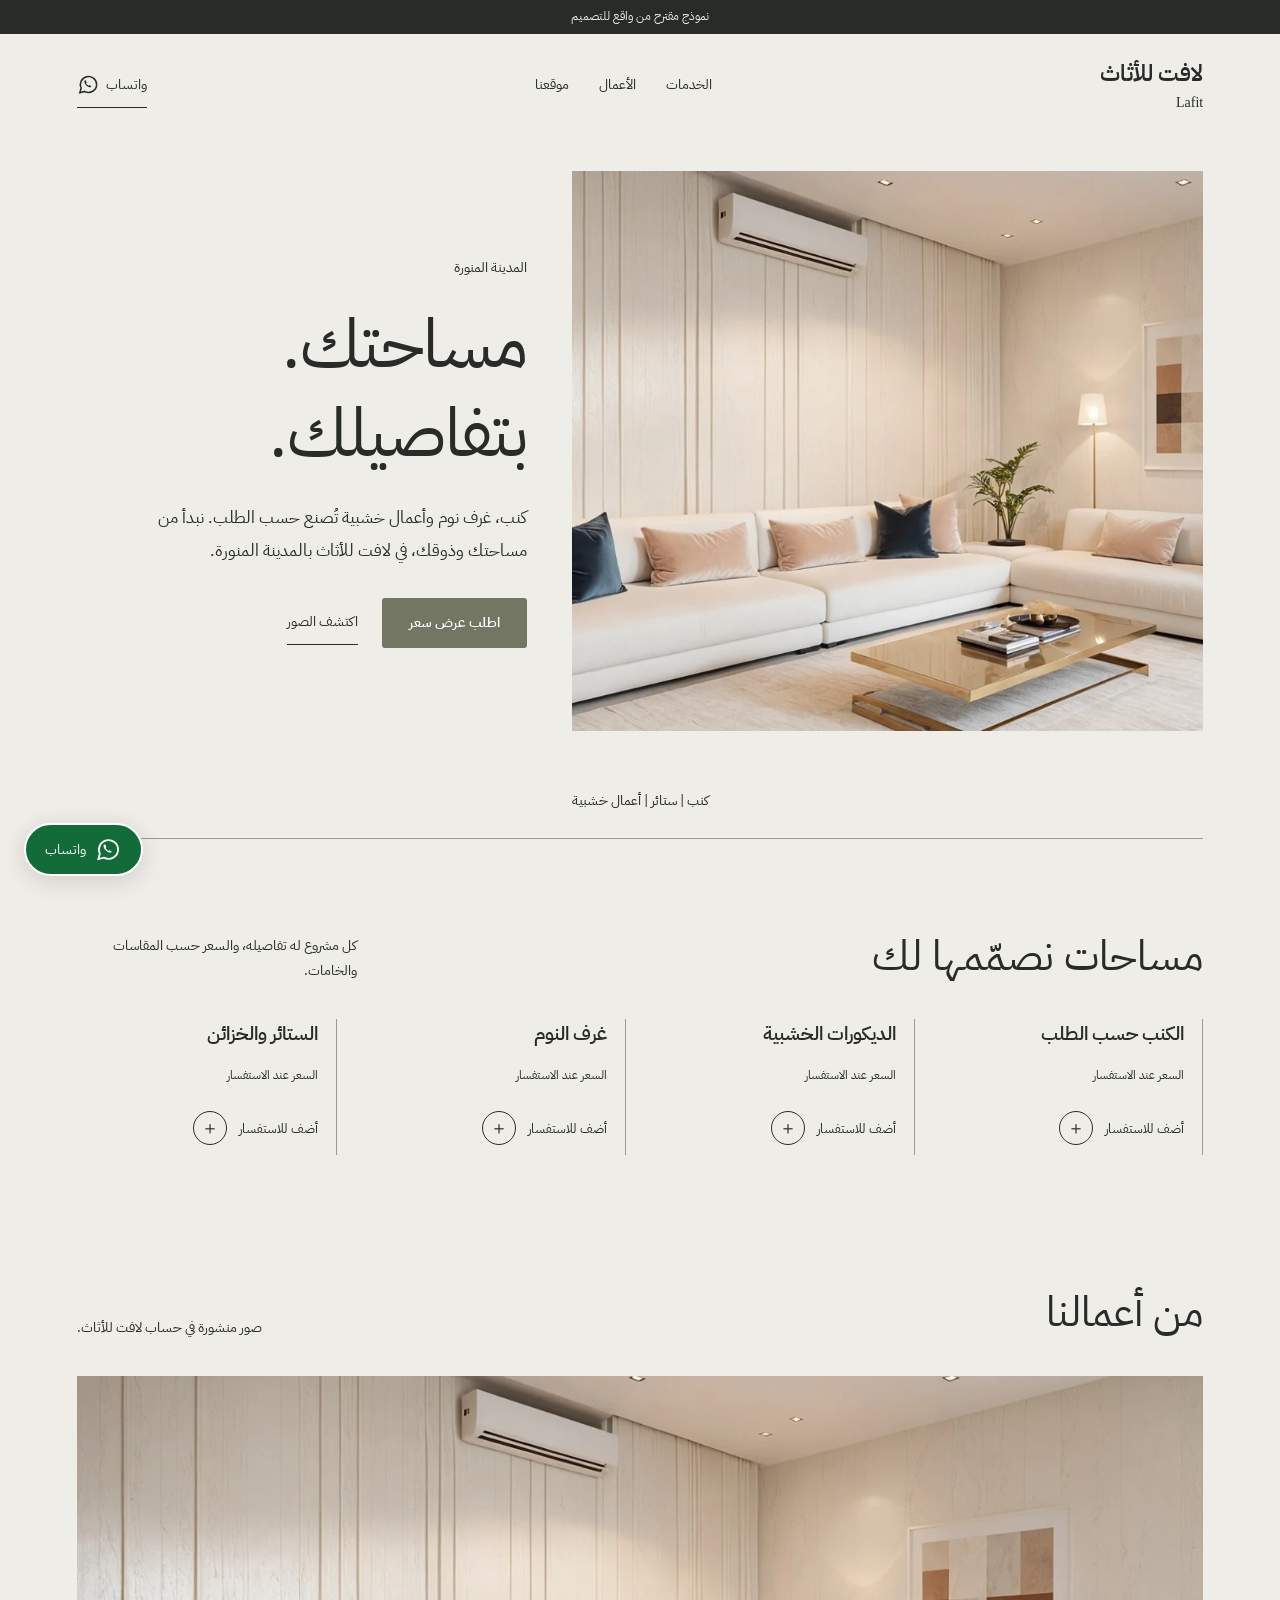
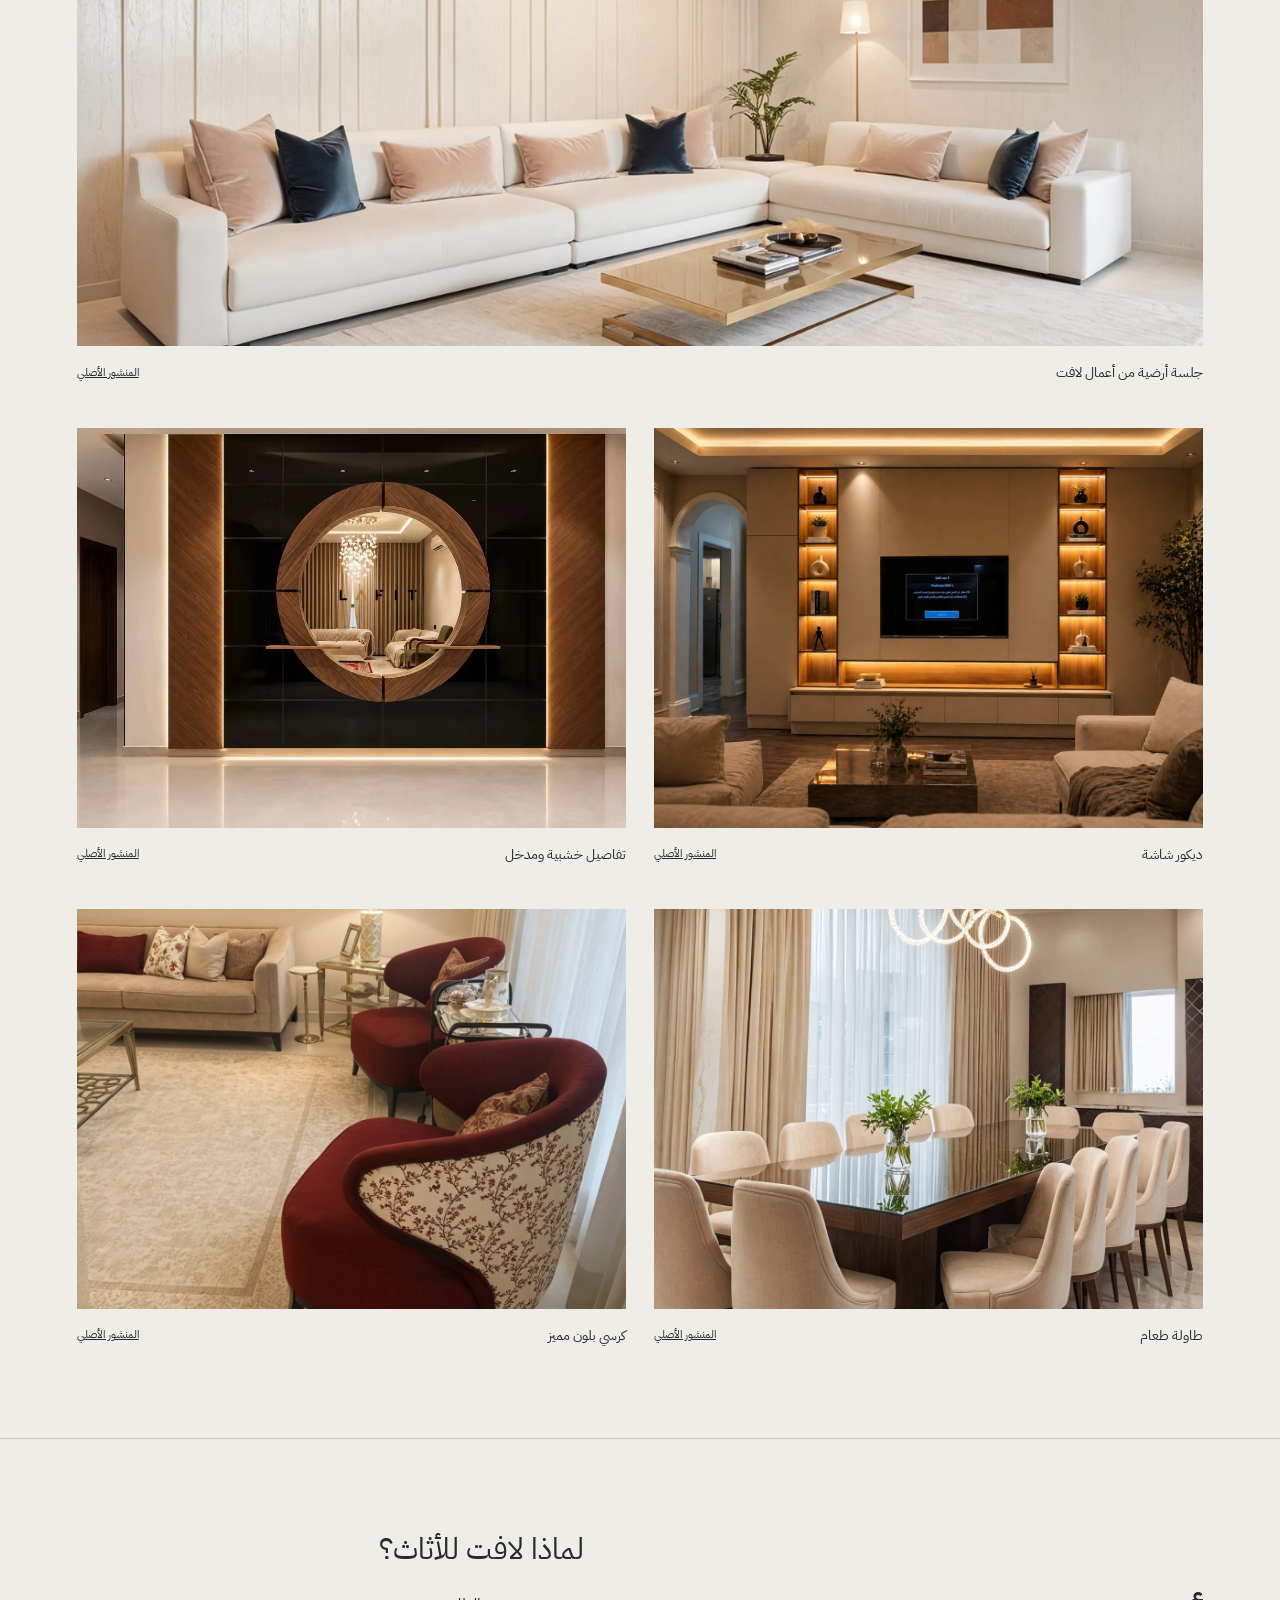
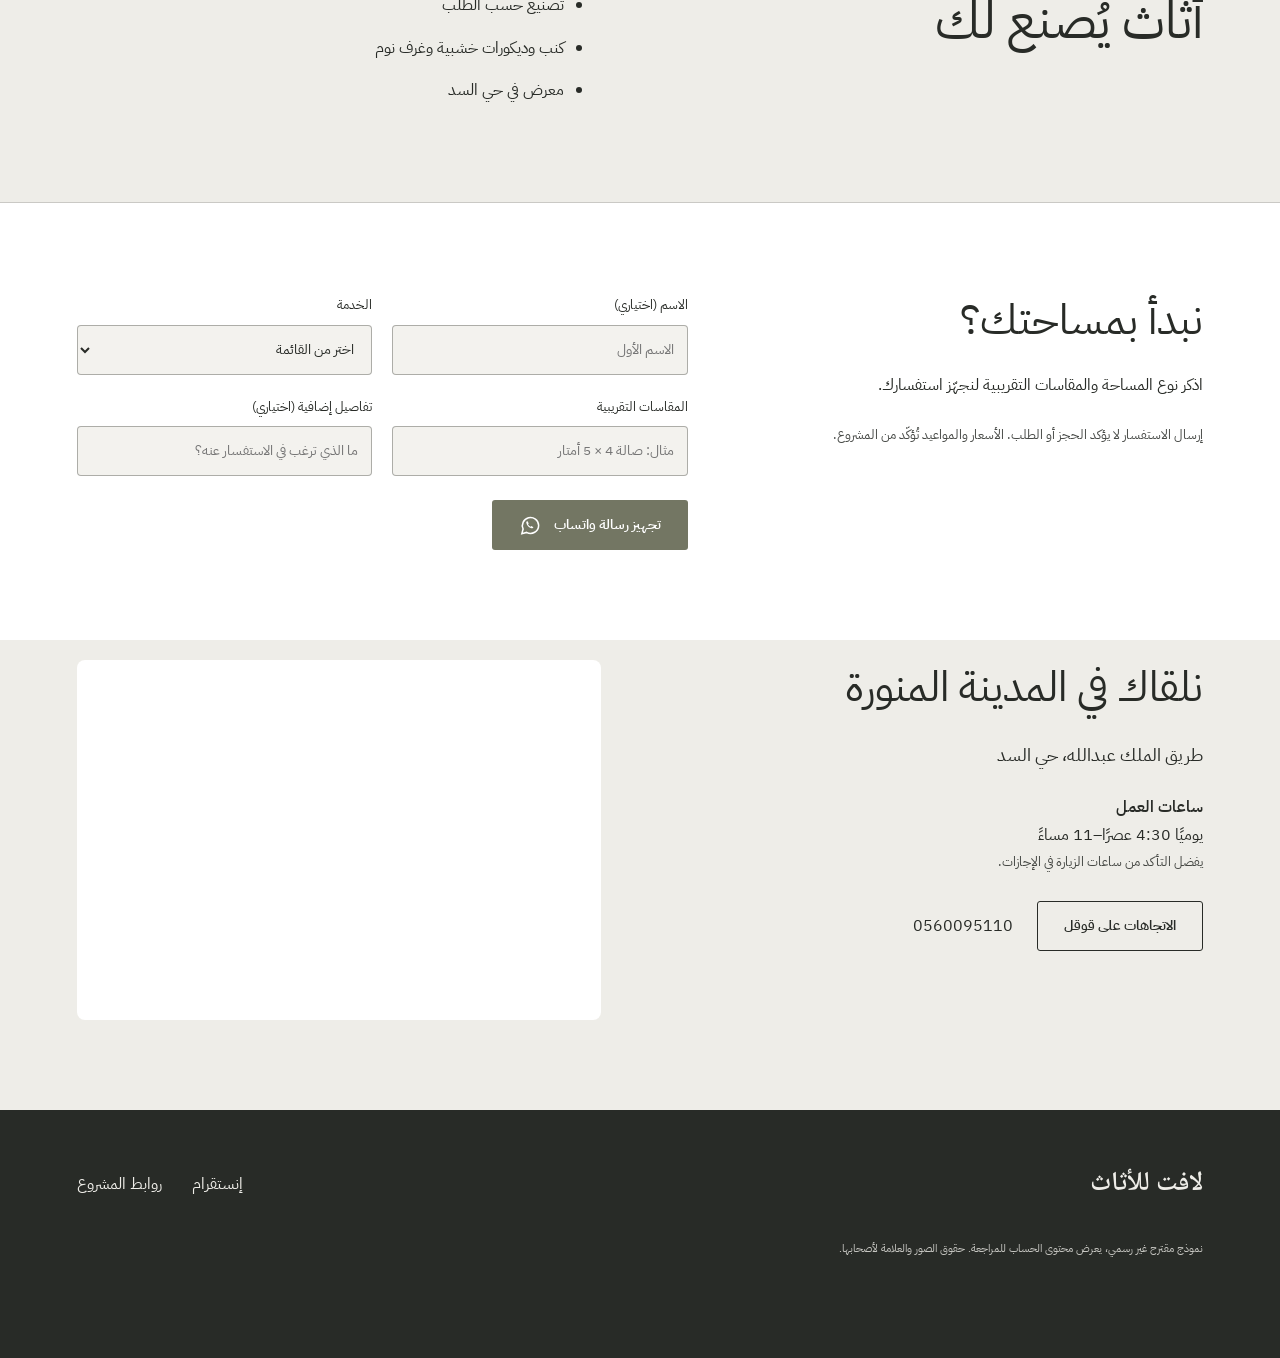
<file: lafit-madinah/index.html>
<!doctype html><html lang="ar" dir="rtl"><head><meta charset="utf-8"><meta name="viewport" content="width=device-width,initial-scale=1"><title>لافت للأثاث | أثاث وديكور في المدينة المنورة</title><meta name="description" content="كنب، غرف نوم وأعمال خشبية تُصنع حسب الطلب. نبدأ من مساحتك وذوقك، في لافت للأثاث بالمدينة المنورة."><meta name="robots" content="noindex,nofollow"><meta name="theme-color" content="#EEEDE8"><meta property="og:title" content="لافت للأثاث | أثاث وديكور في المدينة المنورة"><meta property="og:description" content="كنب، غرف نوم وأعمال خشبية تُصنع حسب الطلب. نبدأ من مساحتك وذوقك، في لافت للأثاث بالمدينة المنورة."><meta property="og:image" content="https://az212z.github.io/waqea-sites-10-20260927-b3/lafit-madinah/photo-0.webp"><link rel="icon" href="favicon.svg"><link rel="stylesheet" href="../shared/base.css"><link rel="stylesheet" href="style.css"><script src="../shared/app.js" defer></script></head><body class="lafit-madinah" data-business="لافت للأثاث" data-wa="966560095110" data-kind="interior"><a class="skip" href="#main">تجاوز إلى المحتوى</a><div class="proposal">نموذج مقترح من واقع للتصميم</div><header><a class="brand" href="#"><span>لافت للأثاث</span><small lang="en" dir="ltr">Lafit</small></a><nav aria-label="التنقل الرئيسي"><a href="#services">الخدمات</a><a href="#gallery">الأعمال</a><a href="#visit">موقعنا</a></nav><a class="nav-contact" href="https://wa.me/message/LDP3Z3EA4QM7M1" target="_blank" rel="noopener">واتساب <svg viewBox="0 0 24 24" fill="none" aria-hidden="true"><path d="M20.5 11.7a8.5 8.5 0 0 1-12.6 7.5L3 20.5l1.3-4.8A8.5 8.5 0 1 1 20.5 11.7Z" stroke="currentColor" stroke-width="1.6"/><path d="M8.4 7.6c-.5 0-.9.8-.8 1.5.4 2.7 2.7 5 5.4 5.7.8.2 1.8-.2 2-1l-2-1.2-.9.7a6 6 0 0 1-2.7-2.7l.7-.8-1.1-2.2-.6 0Z" fill="currentColor"/></svg></a></header><main id="main"><section class="hero lafit-hero"><div class="lafit-image"><img class="" src="photo-0.webp" alt="جلسة أرضية من أعمال لافت" width="900" height="1100" loading="eager" decoding="async"></div><div class="hero-copy"><p class="location">المدينة المنورة</p><h1>مساحتك.<br> بتفاصيلك.</h1><p class="intro">كنب، غرف نوم وأعمال خشبية تُصنع حسب الطلب. نبدأ من مساحتك وذوقك، في لافت للأثاث بالمدينة المنورة.</p><div class="actions"><a class="button primary" href="#request">اطلب عرض سعر</a><a class="text-link" href="#gallery">اكتشف الصور</a></div></div><p class="hero-note">كنب | ستائر | أعمال خشبية</p></section><section class="services wrap" id="services"><div class="section-top"><h2>مساحات نصمّمها لك</h2><p>كل مشروع له تفاصيله، والسعر حسب المقاسات والخامات.</p></div><div class="services-grid"><article class="service"><h3>الكنب حسب الطلب</h3><span class="price">السعر عند الاستفسار</span><button class="choose" data-select="الكنب حسب الطلب">أضف للاستفسار<span aria-hidden="true">＋</span></button></article><article class="service"><h3>الديكورات الخشبية</h3><span class="price">السعر عند الاستفسار</span><button class="choose" data-select="الديكورات الخشبية">أضف للاستفسار<span aria-hidden="true">＋</span></button></article><article class="service"><h3>غرف النوم</h3><span class="price">السعر عند الاستفسار</span><button class="choose" data-select="غرف النوم">أضف للاستفسار<span aria-hidden="true">＋</span></button></article><article class="service"><h3>الستائر والخزائن</h3><span class="price">السعر عند الاستفسار</span><button class="choose" data-select="الستائر والخزائن">أضف للاستفسار<span aria-hidden="true">＋</span></button></article></div></section><section class="gallery wrap" id="gallery"><div class="section-top"><h2>من أعمالنا</h2><p>صور منشورة في حساب لافت للأثاث.</p></div><div class="gallery-grid"><figure><button class="photo-button" data-photo="photo-0.webp" data-caption="جلسة أرضية من أعمال لافت" aria-label="تكبير جلسة أرضية من أعمال لافت"><img class="" src="photo-0.webp" alt="جلسة أرضية من أعمال لافت" width="900" height="1100" loading="lazy" decoding="async"></button><figcaption><span>جلسة أرضية من أعمال لافت</span><a href="https://www.instagram.com/lafit.d/p/DN0DrC7RHz8/" target="_blank" rel="noopener" aria-label="مشاهدة منشور جلسة أرضية من أعمال لافت">المنشور الأصلي</a></figcaption></figure><figure><button class="photo-button" data-photo="photo-1.webp" data-caption="ديكور شاشة" aria-label="تكبير ديكور شاشة"><img class="" src="photo-1.webp" alt="ديكور شاشة" width="900" height="1100" loading="lazy" decoding="async"></button><figcaption><span>ديكور شاشة</span><a href="https://www.instagram.com/lafit.d/p/DXwSJNqgqQU/" target="_blank" rel="noopener" aria-label="مشاهدة منشور ديكور شاشة">المنشور الأصلي</a></figcaption></figure><figure><button class="photo-button" data-photo="photo-2.webp" data-caption="تفاصيل خشبية ومدخل" aria-label="تكبير تفاصيل خشبية ومدخل"><img class="" src="photo-2.webp" alt="تفاصيل خشبية ومدخل" width="900" height="1100" loading="lazy" decoding="async"></button><figcaption><span>تفاصيل خشبية ومدخل</span><a href="https://www.instagram.com/lafit.d/p/DX4Ev_IAuXU/" target="_blank" rel="noopener" aria-label="مشاهدة منشور تفاصيل خشبية ومدخل">المنشور الأصلي</a></figcaption></figure><figure><button class="photo-button" data-photo="photo-3.webp" data-caption="طاولة طعام" aria-label="تكبير طاولة طعام"><img class="" src="photo-3.webp" alt="طاولة طعام" width="900" height="1100" loading="lazy" decoding="async"></button><figcaption><span>طاولة طعام</span><a href="https://www.instagram.com/lafit.d/p/DN0D7hUxDT_/" target="_blank" rel="noopener" aria-label="مشاهدة منشور طاولة طعام">المنشور الأصلي</a></figcaption></figure><figure><button class="photo-button" data-photo="photo-4.webp" data-caption="كرسي بلون مميز" aria-label="تكبير كرسي بلون مميز"><img class="" src="photo-4.webp" alt="كرسي بلون مميز" width="900" height="1100" loading="lazy" decoding="async"></button><figcaption><span>كرسي بلون مميز</span><a href="https://www.instagram.com/lafit.d/p/DN5y55ogv2N/" target="_blank" rel="noopener" aria-label="مشاهدة منشور كرسي بلون مميز">المنشور الأصلي</a></figcaption></figure></div></section><section class="why wrap"><p class="why-lead">أثاث يُصنع لك</p><div><h2>لماذا لافت للأثاث؟</h2><ul><li>تصنيع حسب الطلب</li><li>كنب وديكورات خشبية وغرف نوم</li><li>معرض في حي السد</li></ul></div></section><section class="request wrap" id="request"><div class="request-copy"><h2>نبدأ بمساحتك؟</h2><p>اذكر نوع المساحة والمقاسات التقريبية لنجهّز استفسارك.</p><p class="small">إرسال الاستفسار لا يؤكد الحجز أو الطلب. الأسعار والمواعيد تُؤكّد من المشروع.</p></div><form id="request-form"><div class="form-grid"><label>الاسم (اختياري)<input name="name" autocomplete="given-name" maxlength="70" placeholder="الاسم الأول"></label><label>الخدمة<select name="service" required><option value="">اختر من القائمة</option><option>الكنب حسب الطلب</option><option>الديكورات الخشبية</option><option>غرف النوم</option><option>الستائر والخزائن</option></select></label><label>المقاسات التقريبية<input name="size" placeholder="مثال: صالة 4 × 5 أمتار"></label><label>تفاصيل إضافية (اختياري)<input name="note" maxlength="400" placeholder="ما الذي ترغب في الاستفسار عنه؟"></label></div><button class="button primary prepare" type="submit">تجهيز رسالة واتساب <svg viewBox="0 0 24 24" fill="none" aria-hidden="true"><path d="M20.5 11.7a8.5 8.5 0 0 1-12.6 7.5L3 20.5l1.3-4.8A8.5 8.5 0 1 1 20.5 11.7Z" stroke="currentColor" stroke-width="1.6"/><path d="M8.4 7.6c-.5 0-.9.8-.8 1.5.4 2.7 2.7 5 5.4 5.7.8.2 1.8-.2 2-1l-2-1.2-.9.7a6 6 0 0 1-2.7-2.7l.7-.8-1.1-2.2-.6 0Z" fill="currentColor"/></svg></button><div class="message-result" hidden><label>راجع الرسالة<textarea id="message-preview" rows="5"></textarea></label><a class="button whatsapp" id="send-whatsapp" target="_blank" rel="noopener">فتح واتساب بالرسالة <svg viewBox="0 0 24 24" fill="none" aria-hidden="true"><path d="M20.5 11.7a8.5 8.5 0 0 1-12.6 7.5L3 20.5l1.3-4.8A8.5 8.5 0 1 1 20.5 11.7Z" stroke="currentColor" stroke-width="1.6"/><path d="M8.4 7.6c-.5 0-.9.8-.8 1.5.4 2.7 2.7 5 5.4 5.7.8.2 1.8-.2 2-1l-2-1.2-.9.7a6 6 0 0 1-2.7-2.7l.7-.8-1.1-2.2-.6 0Z" fill="currentColor"/></svg></a><p class="small" role="status">يمكنك تعديل الرسالة قبل فتح واتساب. الإرسال يتم منك داخل التطبيق.</p></div></form></section><section class="visit wrap" id="visit"><div class="visit-copy"><h2>نلقاك في المدينة المنورة</h2><p class="address">طريق الملك عبدالله، حي السد</p><h3>ساعات العمل</h3><p>يوميًا 4:30 عصرًا–11 مساءً</p><p class="small">يفضل التأكد من ساعات الزيارة في الإجازات.</p><div class="actions"><a class="button outline" href="https://maps.app.goo.gl/4T65uFLS5SMxJKtf6" target="_blank" rel="noopener">الاتجاهات على قوقل</a><a href="tel:+966560095110"><bdi>0560095110</bdi></a></div></div><iframe class="map" title="خريطة لافت للأثاث" src="https://maps.google.com/maps?q=%D9%84%D8%A7%D9%81%D8%AA%20%D9%84%D9%84%D8%A3%D8%AB%D8%A7%D8%AB%20%D8%B7%D8%B1%D9%8A%D9%82%20%D8%A7%D9%84%D9%85%D9%84%D9%83%20%D8%B9%D8%A8%D8%AF%D8%A7%D9%84%D9%84%D9%87%D8%8C%20%D8%AD%D9%8A%20%D8%A7%D9%84%D8%B3%D8%AF%20%D8%A7%D9%84%D9%85%D8%AF%D9%8A%D9%86%D8%A9%20%D8%A7%D9%84%D9%85%D9%86%D9%88%D8%B1%D8%A9&output=embed" loading="lazy" referrerpolicy="no-referrer-when-downgrade" allowfullscreen></iframe></section></main><footer><a class="footer-brand" href="#">لافت للأثاث</a><div><a href="https://www.instagram.com/lafit.d/" target="_blank" rel="noopener">إنستقرام</a><a href="https://linktr.ee/lafit.d" target="_blank" rel="noopener">روابط المشروع</a></div><p>نموذج مقترح غير رسمي، يعرض محتوى الحساب للمراجعة. حقوق الصور والعلامة لأصحابها.</p></footer><a class="whatsapp-float" href="https://wa.me/message/LDP3Z3EA4QM7M1" target="_blank" rel="noopener" aria-label="تواصل مع لافت للأثاث عبر واتساب"><svg viewBox="0 0 24 24" fill="none" aria-hidden="true"><path d="M20.5 11.7a8.5 8.5 0 0 1-12.6 7.5L3 20.5l1.3-4.8A8.5 8.5 0 1 1 20.5 11.7Z" stroke="currentColor" stroke-width="1.6"/><path d="M8.4 7.6c-.5 0-.9.8-.8 1.5.4 2.7 2.7 5 5.4 5.7.8.2 1.8-.2 2-1l-2-1.2-.9.7a6 6 0 0 1-2.7-2.7l.7-.8-1.1-2.2-.6 0Z" fill="currentColor"/></svg><span>واتساب</span></a><dialog class="lightbox"><button class="close-lightbox" aria-label="إغلاق الصورة">×</button><img alt=""><p></p></dialog></body></html>
</file>
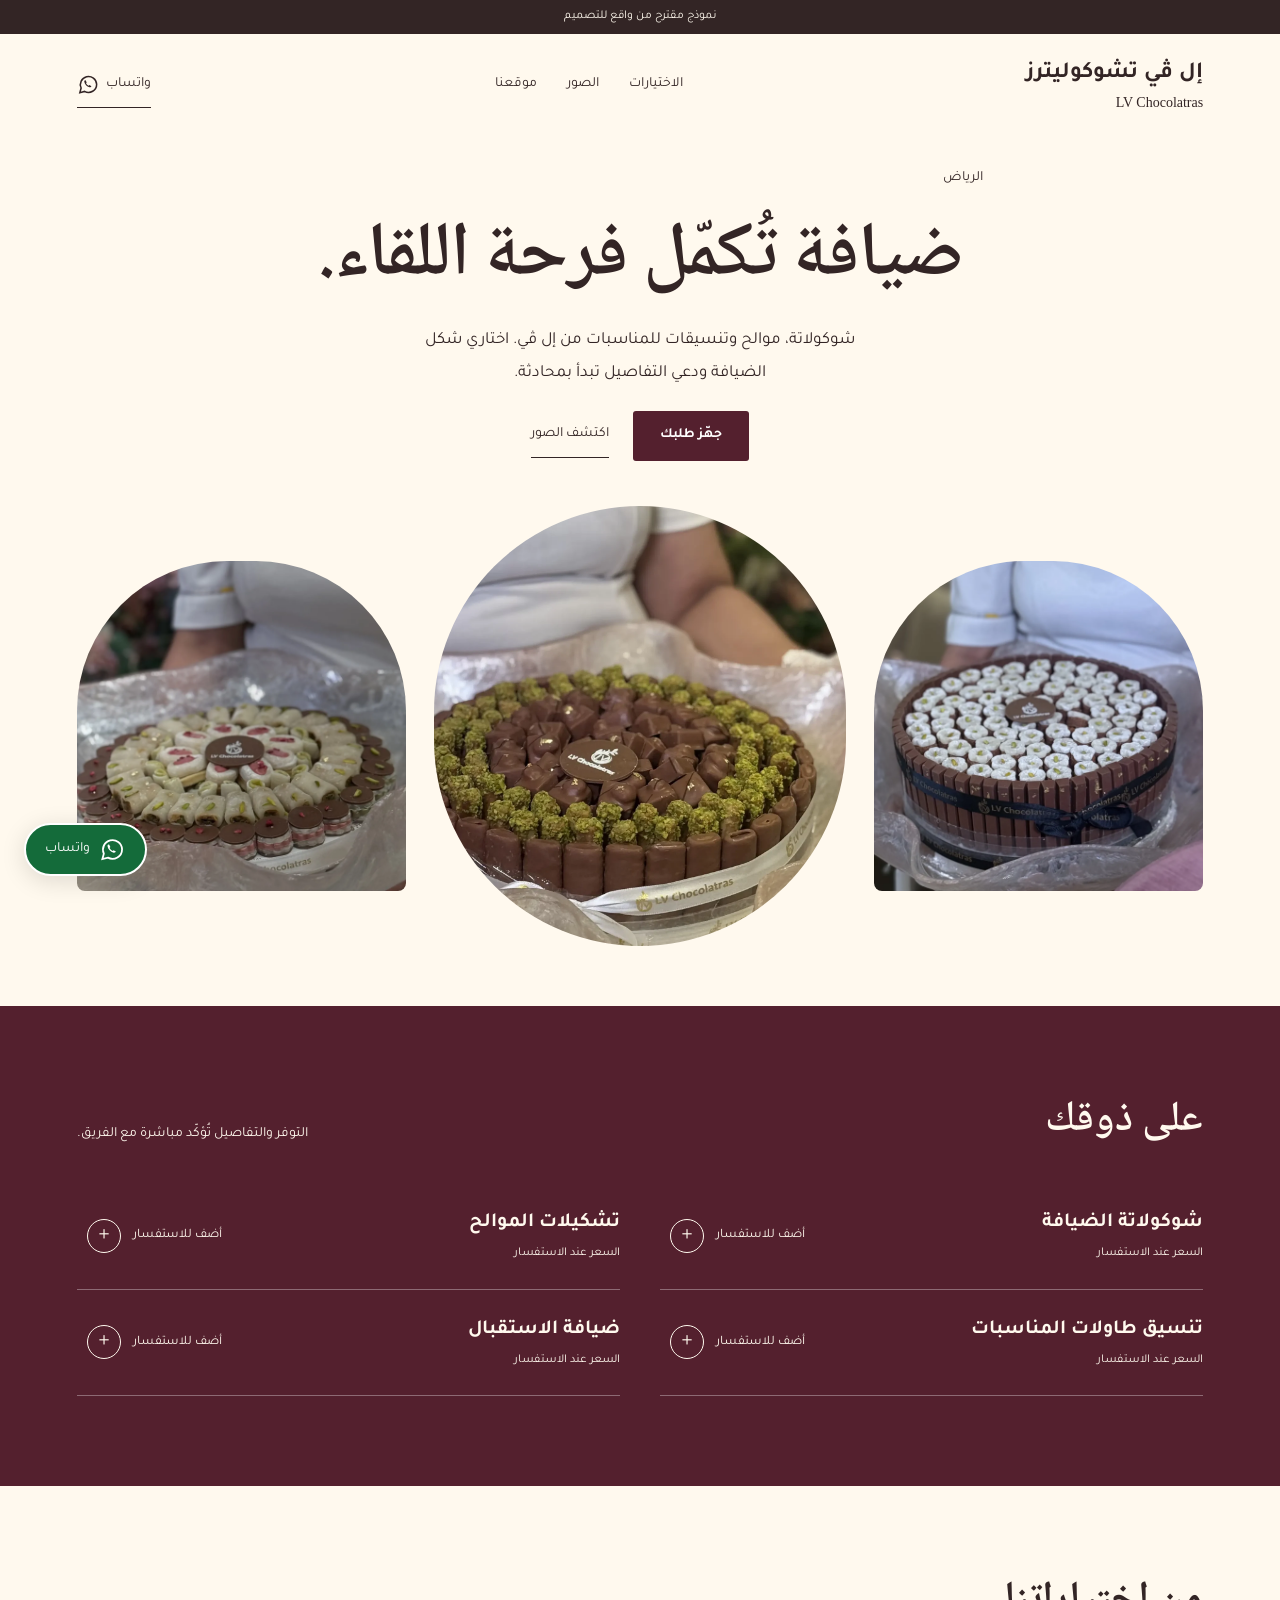
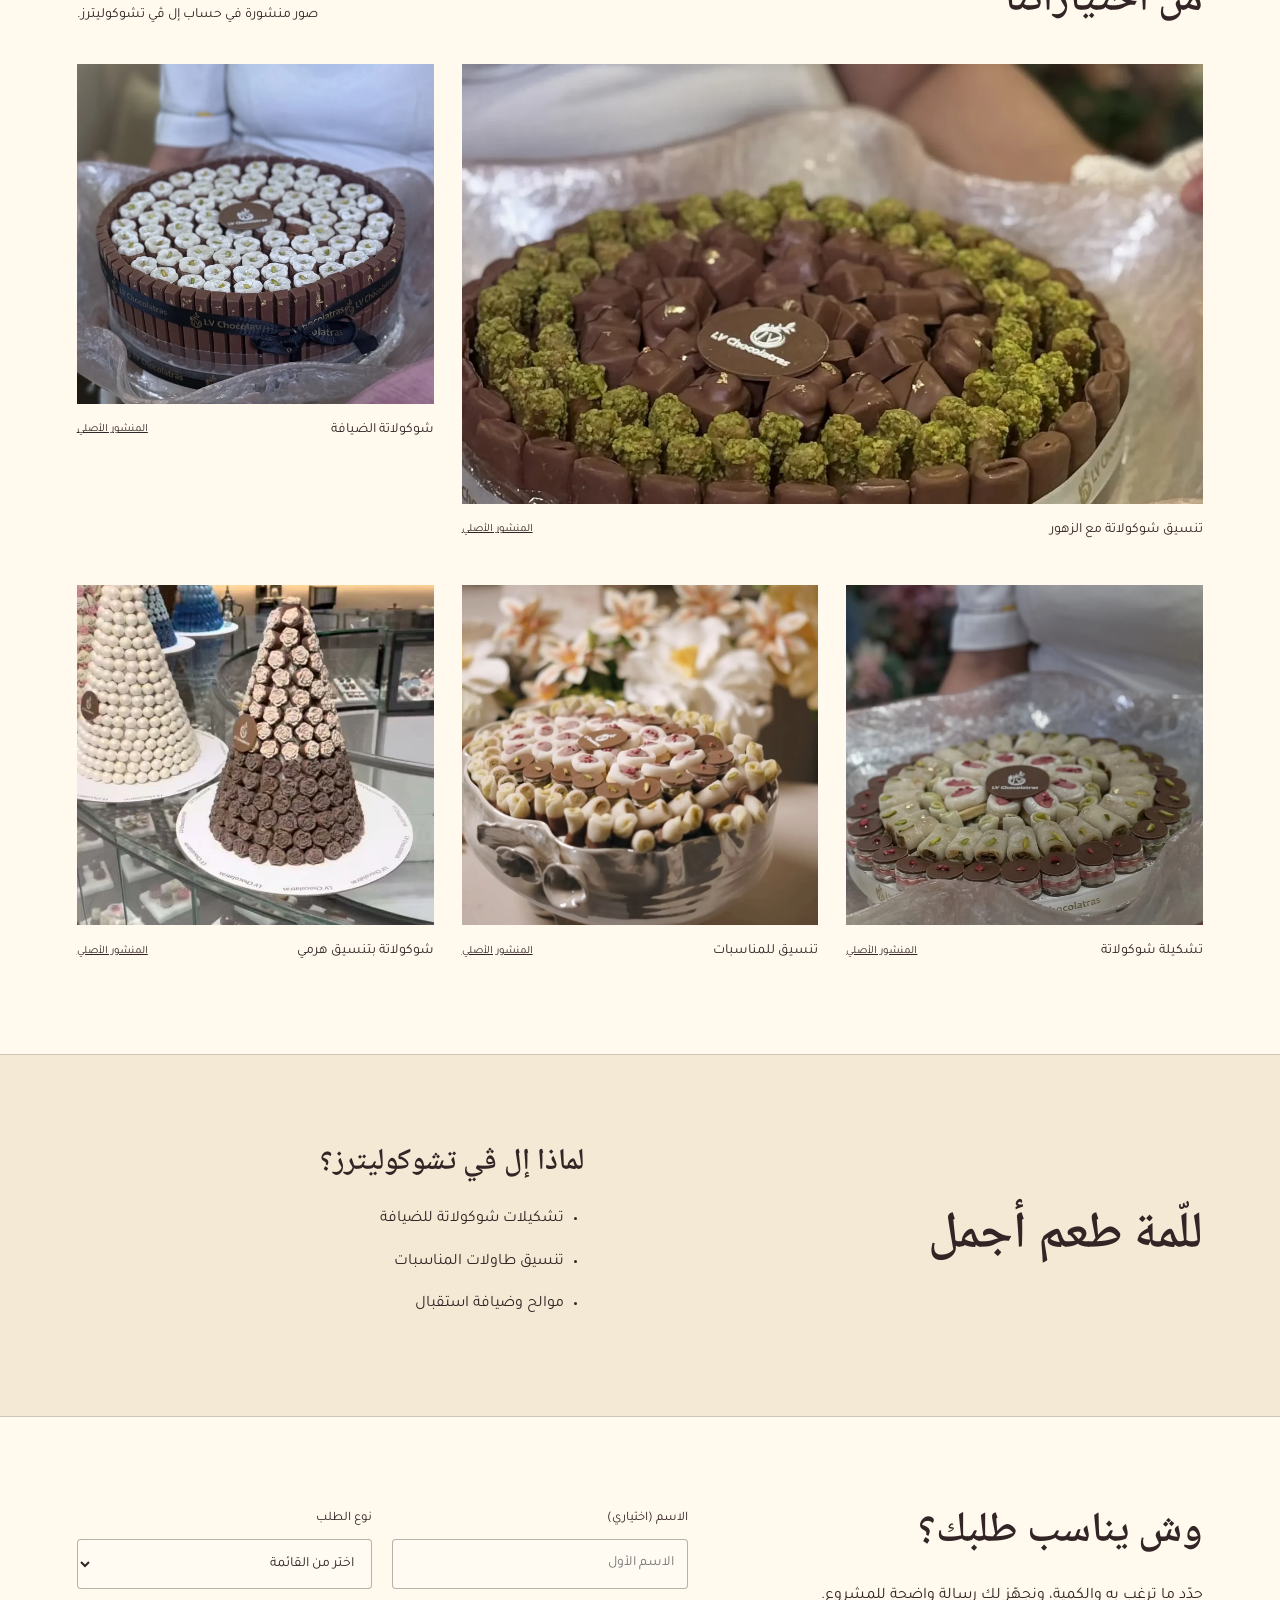
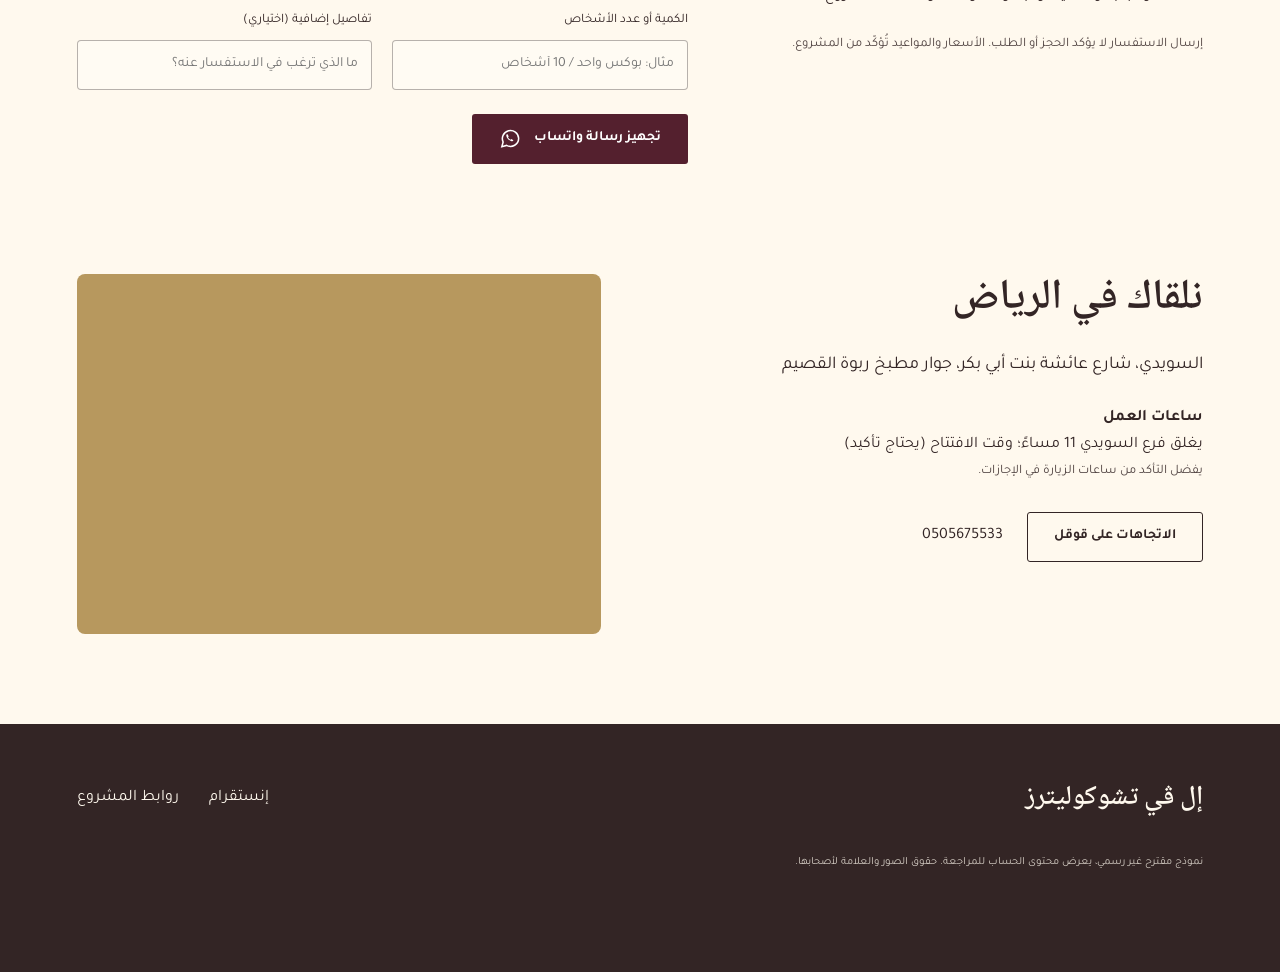
<file: lv-chocolatras/index.html>
<!doctype html><html lang="ar" dir="rtl"><head><meta charset="utf-8"><meta name="viewport" content="width=device-width,initial-scale=1"><title>إل ڤي تشوكوليترز | حلويات في الرياض</title><meta name="description" content="شوكولاتة، موالح وتنسيقات للمناسبات من إل ڤي. اختاري شكل الضيافة ودعي التفاصيل تبدأ بمحادثة."><meta name="robots" content="noindex,nofollow"><meta name="theme-color" content="#FFF9EE"><meta property="og:title" content="إل ڤي تشوكوليترز | حلويات في الرياض"><meta property="og:description" content="شوكولاتة، موالح وتنسيقات للمناسبات من إل ڤي. اختاري شكل الضيافة ودعي التفاصيل تبدأ بمحادثة."><meta property="og:image" content="https://az212z.github.io/waqea-sites-10-20260927-b3/lv-chocolatras/photo-0.webp"><link rel="icon" href="favicon.svg"><link rel="stylesheet" href="../shared/base.css"><link rel="stylesheet" href="style.css"><script src="../shared/app.js" defer></script></head><body class="lv-chocolatras" data-business="إل ڤي تشوكوليترز" data-wa="966505675533" data-kind="food"><a class="skip" href="#main">تجاوز إلى المحتوى</a><div class="proposal">نموذج مقترح من واقع للتصميم</div><header><a class="brand" href="#"><span>إل ڤي تشوكوليترز</span><small lang="en" dir="ltr">LV Chocolatras</small></a><nav aria-label="التنقل الرئيسي"><a href="#services">الاختيارات</a><a href="#gallery">الصور</a><a href="#visit">موقعنا</a></nav><a class="nav-contact" href="https://wa.me/966505675533" target="_blank" rel="noopener">واتساب <svg viewBox="0 0 24 24" fill="none" aria-hidden="true"><path d="M20.5 11.7a8.5 8.5 0 0 1-12.6 7.5L3 20.5l1.3-4.8A8.5 8.5 0 1 1 20.5 11.7Z" stroke="currentColor" stroke-width="1.6"/><path d="M8.4 7.6c-.5 0-.9.8-.8 1.5.4 2.7 2.7 5 5.4 5.7.8.2 1.8-.2 2-1l-2-1.2-.9.7a6 6 0 0 1-2.7-2.7l.7-.8-1.1-2.2-.6 0Z" fill="currentColor"/></svg></a></header><main id="main"><section class="hero lv-hero"><div class="hero-copy"><p class="location">الرياض</p><h1>ضيافة تُكمّل<br> فرحة اللقاء.</h1><p class="intro">شوكولاتة، موالح وتنسيقات للمناسبات من إل ڤي. اختاري شكل الضيافة ودعي التفاصيل تبدأ بمحادثة.</p><div class="actions"><a class="button primary" href="#request">جهّز طلبك</a><a class="text-link" href="#gallery">اكتشف الصور</a></div></div><div class="lv-tray"><img class="" src="photo-1.webp" alt="شوكولاتة الضيافة" width="900" height="1100" loading="eager" decoding="async"><img class="" src="photo-0.webp" alt="تنسيق شوكولاتة مع الزهور" width="900" height="1100" loading="eager" decoding="async"><img class="" src="photo-2.webp" alt="تشكيلة شوكولاتة" width="900" height="1100" loading="eager" decoding="async"></div></section><section class="services wrap" id="services"><div class="section-top"><h2>على ذوقك</h2><p>التوفر والتفاصيل تُؤكّد مباشرة مع الفريق.</p></div><div class="services-grid"><article class="service"><h3>شوكولاتة الضيافة</h3><span class="price">السعر عند الاستفسار</span><button class="choose" data-select="شوكولاتة الضيافة">أضف للاستفسار<span aria-hidden="true">＋</span></button></article><article class="service"><h3>تشكيلات الموالح</h3><span class="price">السعر عند الاستفسار</span><button class="choose" data-select="تشكيلات الموالح">أضف للاستفسار<span aria-hidden="true">＋</span></button></article><article class="service"><h3>تنسيق طاولات المناسبات</h3><span class="price">السعر عند الاستفسار</span><button class="choose" data-select="تنسيق طاولات المناسبات">أضف للاستفسار<span aria-hidden="true">＋</span></button></article><article class="service"><h3>ضيافة الاستقبال</h3><span class="price">السعر عند الاستفسار</span><button class="choose" data-select="ضيافة الاستقبال">أضف للاستفسار<span aria-hidden="true">＋</span></button></article></div></section><section class="gallery wrap" id="gallery"><div class="section-top"><h2>من اختياراتنا</h2><p>صور منشورة في حساب إل ڤي تشوكوليترز.</p></div><div class="gallery-grid"><figure><button class="photo-button" data-photo="photo-0.webp" data-caption="تنسيق شوكولاتة مع الزهور" aria-label="تكبير تنسيق شوكولاتة مع الزهور"><img class="" src="photo-0.webp" alt="تنسيق شوكولاتة مع الزهور" width="900" height="1100" loading="lazy" decoding="async"></button><figcaption><span>تنسيق شوكولاتة مع الزهور</span><a href="https://www.instagram.com/lv_chocolatras/p/DdeNoLACCk2/" target="_blank" rel="noopener" aria-label="مشاهدة منشور تنسيق شوكولاتة مع الزهور">المنشور الأصلي</a></figcaption></figure><figure><button class="photo-button" data-photo="photo-1.webp" data-caption="شوكولاتة الضيافة" aria-label="تكبير شوكولاتة الضيافة"><img class="" src="photo-1.webp" alt="شوكولاتة الضيافة" width="900" height="1100" loading="lazy" decoding="async"></button><figcaption><span>شوكولاتة الضيافة</span><a href="https://www.instagram.com/lv_chocolatras/p/DdeNlCIK0oh/" target="_blank" rel="noopener" aria-label="مشاهدة منشور شوكولاتة الضيافة">المنشور الأصلي</a></figcaption></figure><figure><button class="photo-button" data-photo="photo-2.webp" data-caption="تشكيلة شوكولاتة" aria-label="تكبير تشكيلة شوكولاتة"><img class="" src="photo-2.webp" alt="تشكيلة شوكولاتة" width="900" height="1100" loading="lazy" decoding="async"></button><figcaption><span>تشكيلة شوكولاتة</span><a href="https://www.instagram.com/lv_chocolatras/p/DdeNi4wiSjd/" target="_blank" rel="noopener" aria-label="مشاهدة منشور تشكيلة شوكولاتة">المنشور الأصلي</a></figcaption></figure><figure><button class="photo-button" data-photo="photo-3.webp" data-caption="تنسيق للمناسبات" aria-label="تكبير تنسيق للمناسبات"><img class="" src="photo-3.webp" alt="تنسيق للمناسبات" width="900" height="1100" loading="lazy" decoding="async"></button><figcaption><span>تنسيق للمناسبات</span><a href="https://www.instagram.com/lv_chocolatras/p/Db_osedkQG_/" target="_blank" rel="noopener" aria-label="مشاهدة منشور تنسيق للمناسبات">المنشور الأصلي</a></figcaption></figure><figure><button class="photo-button" data-photo="photo-4.webp" data-caption="شوكولاتة بتنسيق هرمي" aria-label="تكبير شوكولاتة بتنسيق هرمي"><img class="" src="photo-4.webp" alt="شوكولاتة بتنسيق هرمي" width="900" height="1100" loading="lazy" decoding="async"></button><figcaption><span>شوكولاتة بتنسيق هرمي</span><a href="https://www.instagram.com/lv_chocolatras/reel/DcoXkUBivGB/" target="_blank" rel="noopener" aria-label="مشاهدة منشور شوكولاتة بتنسيق هرمي">المنشور الأصلي</a></figcaption></figure></div></section><section class="why wrap"><p class="why-lead">للّمة طعم أجمل</p><div><h2>لماذا إل ڤي تشوكوليترز؟</h2><ul><li>تشكيلات شوكولاتة للضيافة</li><li>تنسيق طاولات المناسبات</li><li>موالح وضيافة استقبال</li></ul></div></section><section class="request wrap" id="request"><div class="request-copy"><h2>وش يناسب طلبك؟</h2><p>حدّد ما ترغب به والكمية، ونجهّز لك رسالة واضحة للمشروع.</p><p class="small">إرسال الاستفسار لا يؤكد الحجز أو الطلب. الأسعار والمواعيد تُؤكّد من المشروع.</p></div><form id="request-form"><div class="form-grid"><label>الاسم (اختياري)<input name="name" autocomplete="given-name" maxlength="70" placeholder="الاسم الأول"></label><label>نوع الطلب<select name="service" required><option value="">اختر من القائمة</option><option>شوكولاتة الضيافة</option><option>تشكيلات الموالح</option><option>تنسيق طاولات المناسبات</option><option>ضيافة الاستقبال</option></select></label><label>الكمية أو عدد الأشخاص<input name="quantity" placeholder="مثال: بوكس واحد / 10 أشخاص"></label><label>تفاصيل إضافية (اختياري)<input name="note" maxlength="400" placeholder="ما الذي ترغب في الاستفسار عنه؟"></label></div><button class="button primary prepare" type="submit">تجهيز رسالة واتساب <svg viewBox="0 0 24 24" fill="none" aria-hidden="true"><path d="M20.5 11.7a8.5 8.5 0 0 1-12.6 7.5L3 20.5l1.3-4.8A8.5 8.5 0 1 1 20.5 11.7Z" stroke="currentColor" stroke-width="1.6"/><path d="M8.4 7.6c-.5 0-.9.8-.8 1.5.4 2.7 2.7 5 5.4 5.7.8.2 1.8-.2 2-1l-2-1.2-.9.7a6 6 0 0 1-2.7-2.7l.7-.8-1.1-2.2-.6 0Z" fill="currentColor"/></svg></button><div class="message-result" hidden><label>راجع الرسالة<textarea id="message-preview" rows="5"></textarea></label><a class="button whatsapp" id="send-whatsapp" target="_blank" rel="noopener">فتح واتساب بالرسالة <svg viewBox="0 0 24 24" fill="none" aria-hidden="true"><path d="M20.5 11.7a8.5 8.5 0 0 1-12.6 7.5L3 20.5l1.3-4.8A8.5 8.5 0 1 1 20.5 11.7Z" stroke="currentColor" stroke-width="1.6"/><path d="M8.4 7.6c-.5 0-.9.8-.8 1.5.4 2.7 2.7 5 5.4 5.7.8.2 1.8-.2 2-1l-2-1.2-.9.7a6 6 0 0 1-2.7-2.7l.7-.8-1.1-2.2-.6 0Z" fill="currentColor"/></svg></a><p class="small" role="status">يمكنك تعديل الرسالة قبل فتح واتساب. الإرسال يتم منك داخل التطبيق.</p></div></form></section><section class="visit wrap" id="visit"><div class="visit-copy"><h2>نلقاك في الرياض</h2><p class="address">السويدي، شارع عائشة بنت أبي بكر، جوار مطبخ ربوة القصيم</p><h3>ساعات العمل</h3><p>يغلق فرع السويدي 11 مساءً؛ وقت الافتتاح (يحتاج تأكيد)</p><p class="small">يفضل التأكد من ساعات الزيارة في الإجازات.</p><div class="actions"><a class="button outline" href="https://www.google.com/maps/search/Lv+Chocolatras+السويدي" target="_blank" rel="noopener">الاتجاهات على قوقل</a><a href="tel:+966505675533"><bdi>0505675533</bdi></a></div></div><iframe class="map" title="خريطة إل ڤي تشوكوليترز" src="https://maps.google.com/maps?q=%D8%A5%D9%84%20%DA%A4%D9%8A%20%D8%AA%D8%B4%D9%88%D9%83%D9%88%D9%84%D9%8A%D8%AA%D8%B1%D8%B2%20%D8%A7%D9%84%D8%B3%D9%88%D9%8A%D8%AF%D9%8A%D8%8C%20%D8%B4%D8%A7%D8%B1%D8%B9%20%D8%B9%D8%A7%D8%A6%D8%B4%D8%A9%20%D8%A8%D9%86%D8%AA%20%D8%A3%D8%A8%D9%8A%20%D8%A8%D9%83%D8%B1%D8%8C%20%D8%AC%D9%88%D8%A7%D8%B1%20%D9%85%D8%B7%D8%A8%D8%AE%20%D8%B1%D8%A8%D9%88%D8%A9%20%D8%A7%D9%84%D9%82%D8%B5%D9%8A%D9%85%20%D8%A7%D9%84%D8%B1%D9%8A%D8%A7%D8%B6&output=embed" loading="lazy" referrerpolicy="no-referrer-when-downgrade" allowfullscreen></iframe></section></main><footer><a class="footer-brand" href="#">إل ڤي تشوكوليترز</a><div><a href="https://www.instagram.com/lv_chocolatras/" target="_blank" rel="noopener">إنستقرام</a><a href="https://linktr.ee/Lvchocolatars" target="_blank" rel="noopener">روابط المشروع</a></div><p>نموذج مقترح غير رسمي، يعرض محتوى الحساب للمراجعة. حقوق الصور والعلامة لأصحابها.</p></footer><a class="whatsapp-float" href="https://wa.me/966505675533" target="_blank" rel="noopener" aria-label="تواصل مع إل ڤي تشوكوليترز عبر واتساب"><svg viewBox="0 0 24 24" fill="none" aria-hidden="true"><path d="M20.5 11.7a8.5 8.5 0 0 1-12.6 7.5L3 20.5l1.3-4.8A8.5 8.5 0 1 1 20.5 11.7Z" stroke="currentColor" stroke-width="1.6"/><path d="M8.4 7.6c-.5 0-.9.8-.8 1.5.4 2.7 2.7 5 5.4 5.7.8.2 1.8-.2 2-1l-2-1.2-.9.7a6 6 0 0 1-2.7-2.7l.7-.8-1.1-2.2-.6 0Z" fill="currentColor"/></svg><span>واتساب</span></a><dialog class="lightbox"><button class="close-lightbox" aria-label="إغلاق الصورة">×</button><img alt=""><p></p></dialog></body></html>
</file>
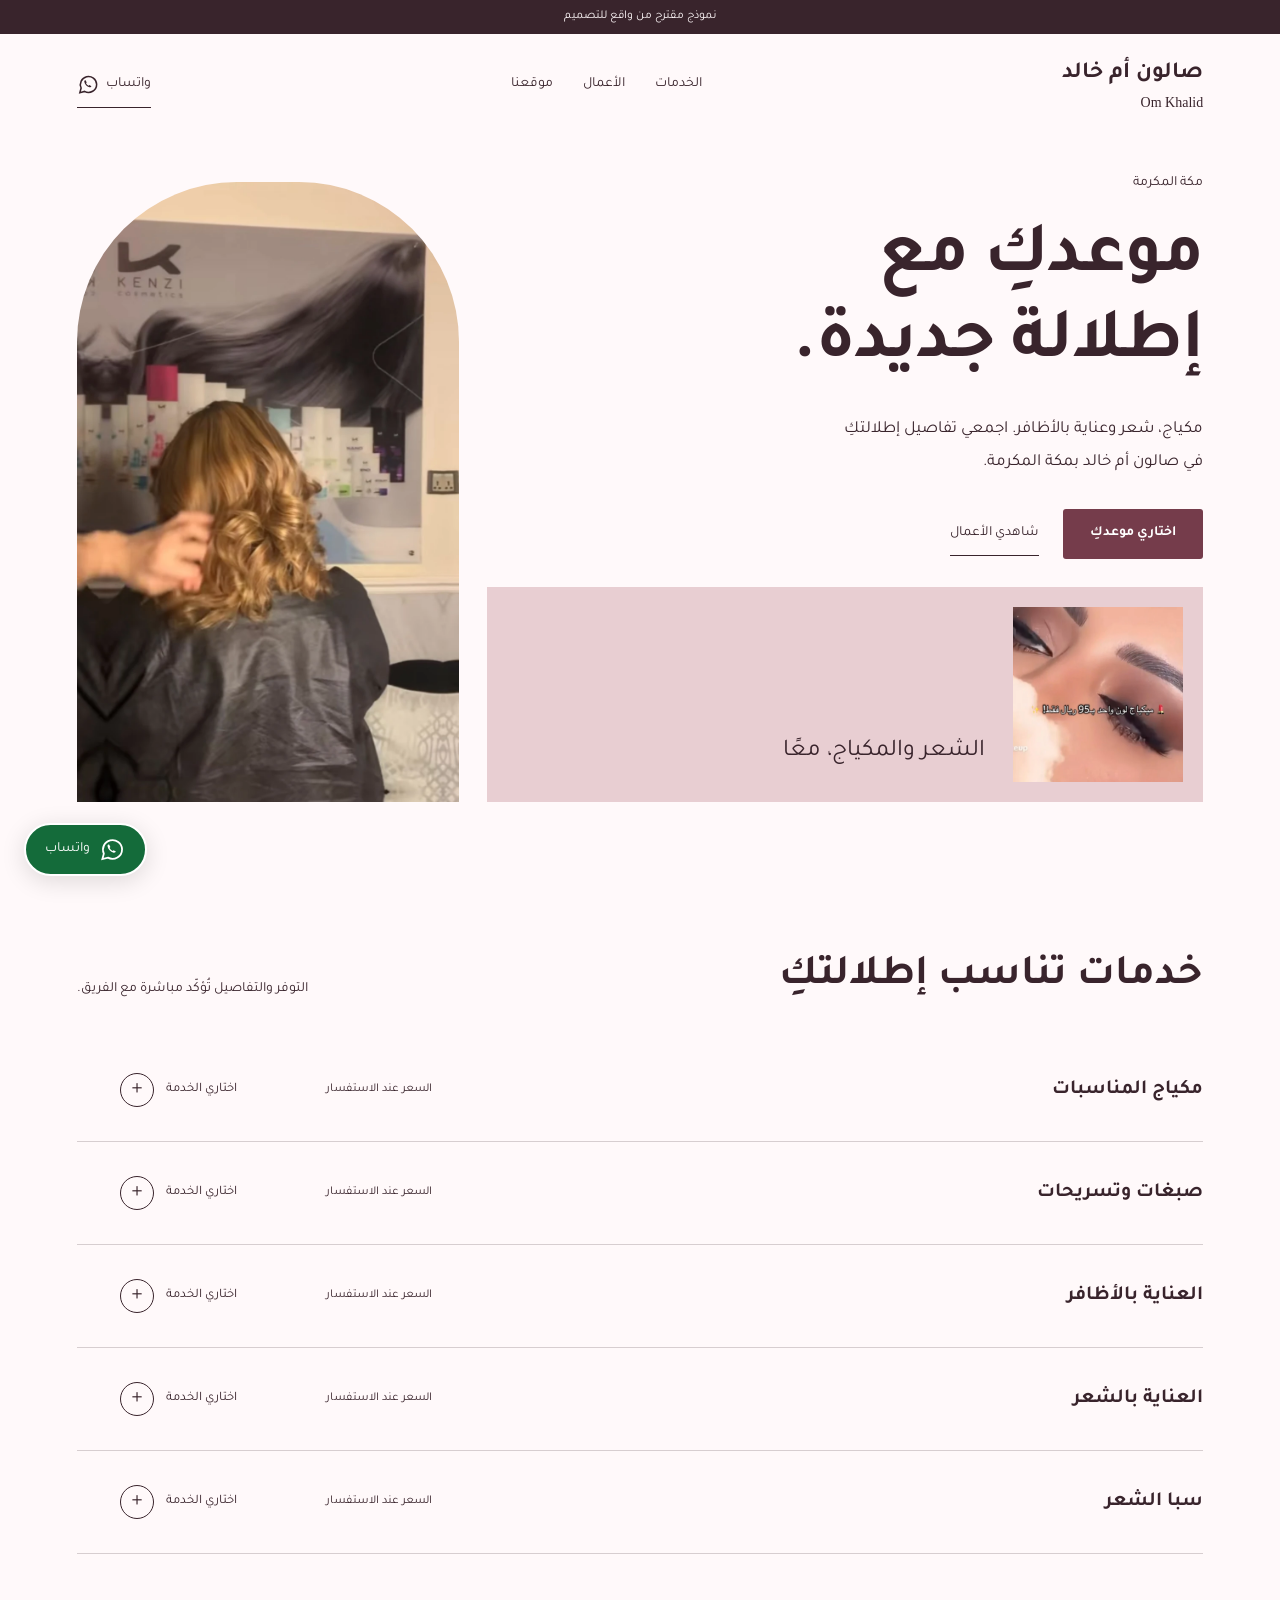
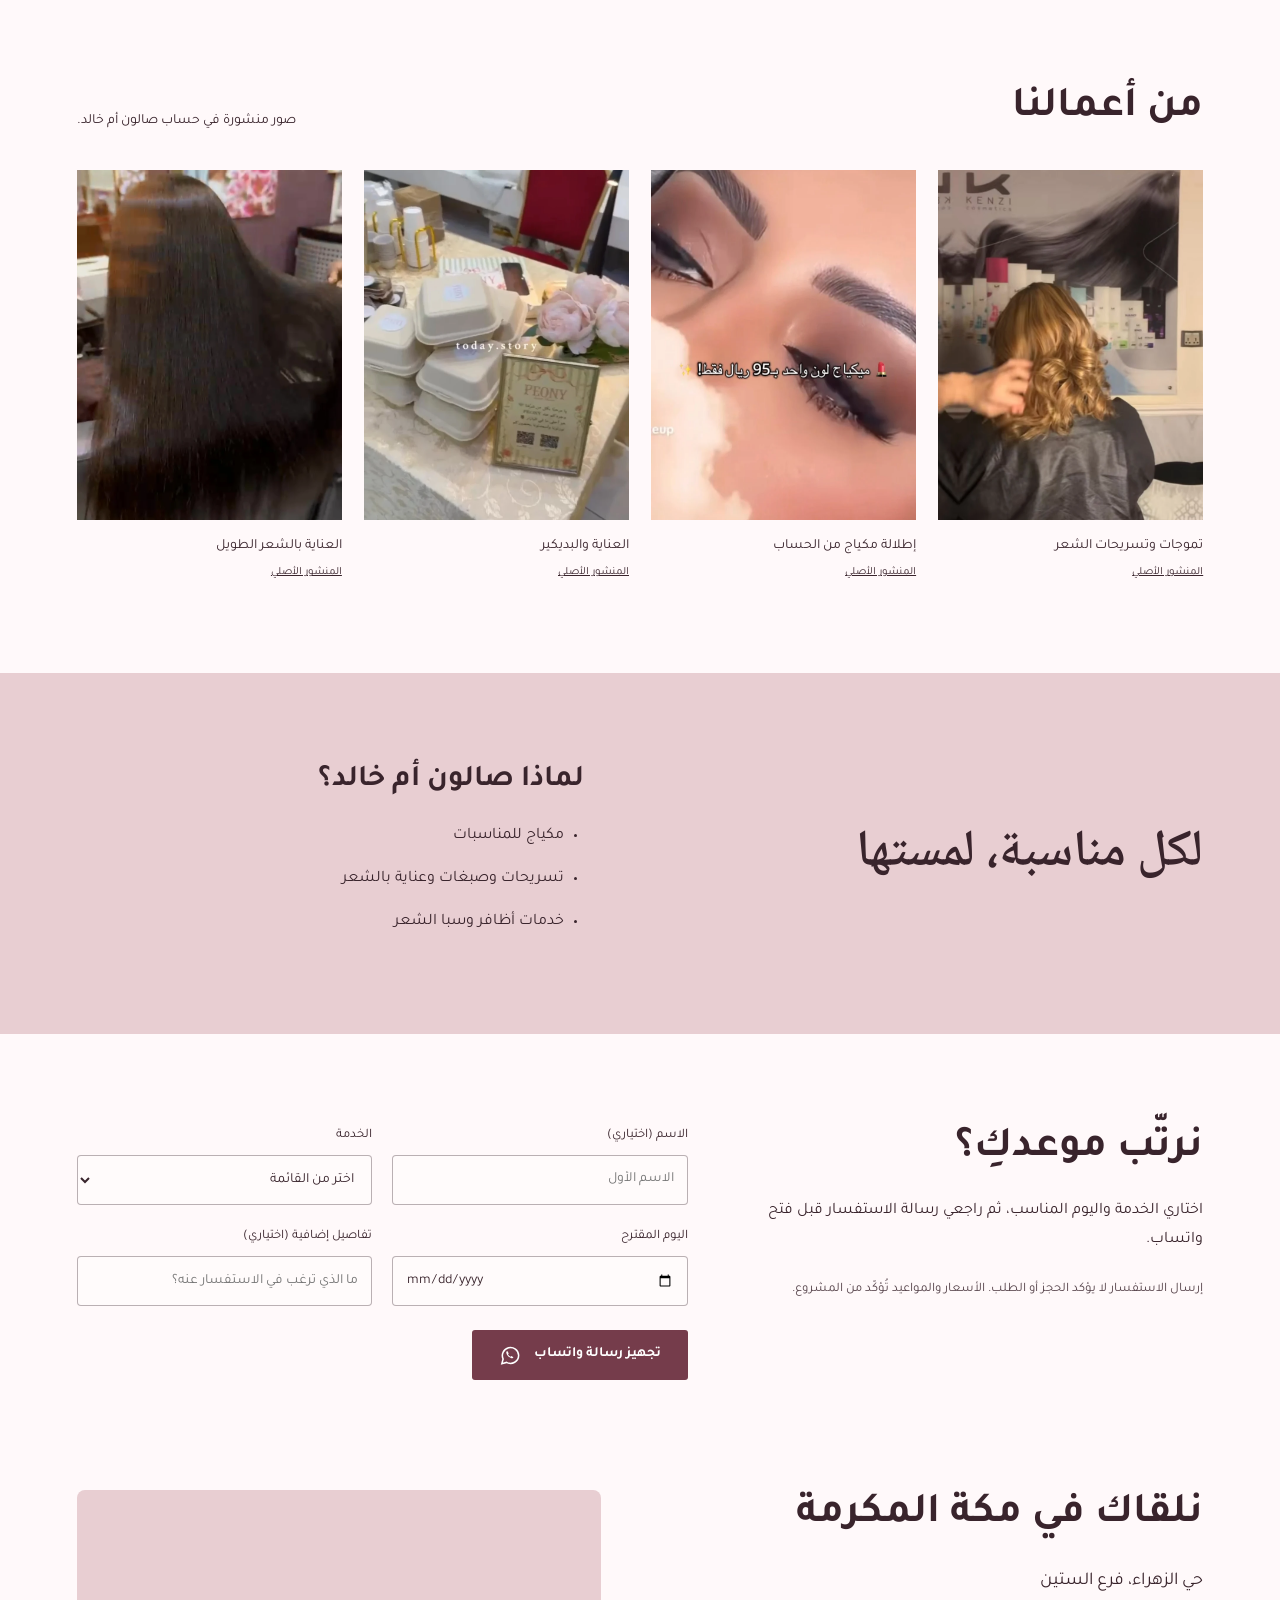
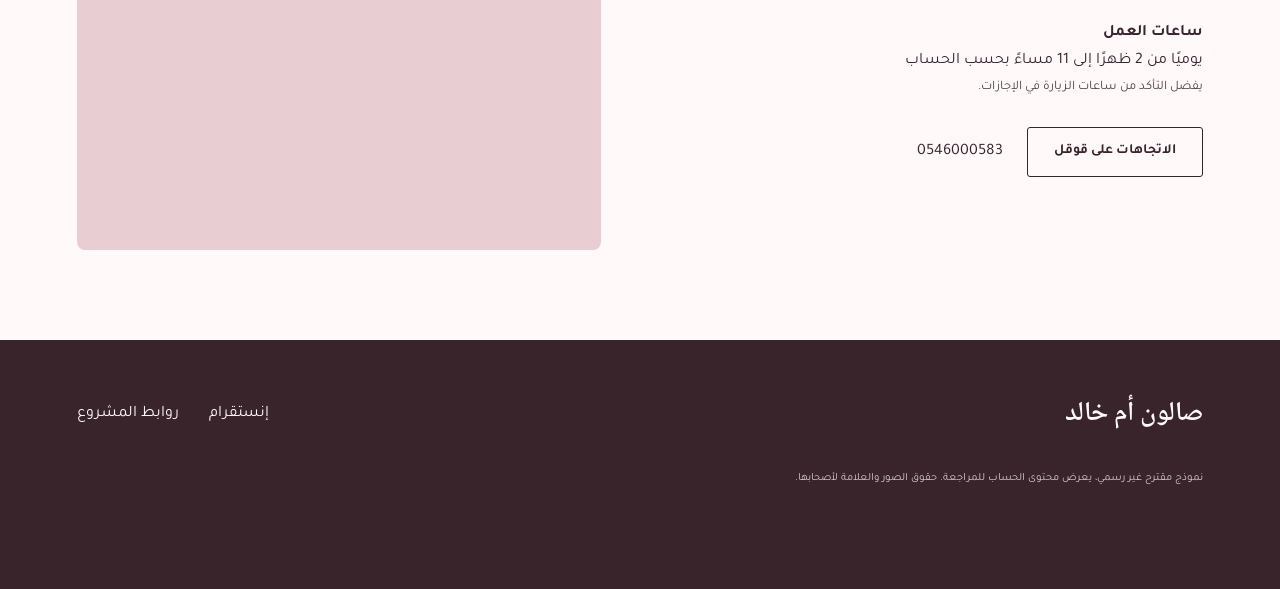
<file: om-khalid-makkah/index.html>
<!doctype html><html lang="ar" dir="rtl"><head><meta charset="utf-8"><meta name="viewport" content="width=device-width,initial-scale=1"><title>صالون أم خالد | صالون في مكة المكرمة</title><meta name="description" content="مكياج، شعر وعناية بالأظافر. اجمعي تفاصيل إطلالتكِ في صالون أم خالد بمكة المكرمة."><meta name="robots" content="noindex,nofollow"><meta name="theme-color" content="#FFF9FA"><meta property="og:title" content="صالون أم خالد | صالون في مكة المكرمة"><meta property="og:description" content="مكياج، شعر وعناية بالأظافر. اجمعي تفاصيل إطلالتكِ في صالون أم خالد بمكة المكرمة."><meta property="og:image" content="https://az212z.github.io/waqea-sites-10-20260927-b3/om-khalid-makkah/photo-0.webp"><link rel="icon" href="favicon.svg"><link rel="stylesheet" href="../shared/base.css"><link rel="stylesheet" href="style.css"><script src="../shared/app.js" defer></script></head><body class="om-khalid-makkah" data-business="صالون أم خالد" data-wa="966546000583" data-kind="spa"><a class="skip" href="#main">تجاوز إلى المحتوى</a><div class="proposal">نموذج مقترح من واقع للتصميم</div><header><a class="brand" href="#"><span>صالون أم خالد</span><small lang="en" dir="ltr">Om Khalid</small></a><nav aria-label="التنقل الرئيسي"><a href="#services">الخدمات</a><a href="#gallery">الأعمال</a><a href="#visit">موقعنا</a></nav><a class="nav-contact" href="https://wa.me/966546000583" target="_blank" rel="noopener">واتساب <svg viewBox="0 0 24 24" fill="none" aria-hidden="true"><path d="M20.5 11.7a8.5 8.5 0 0 1-12.6 7.5L3 20.5l1.3-4.8A8.5 8.5 0 1 1 20.5 11.7Z" stroke="currentColor" stroke-width="1.6"/><path d="M8.4 7.6c-.5 0-.9.8-.8 1.5.4 2.7 2.7 5 5.4 5.7.8.2 1.8-.2 2-1l-2-1.2-.9.7a6 6 0 0 1-2.7-2.7l.7-.8-1.1-2.2-.6 0Z" fill="currentColor"/></svg></a></header><main id="main"><section class="hero om-hero"><div class="hero-copy"><p class="location">مكة المكرمة</p><h1>موعدكِ مع<br> إطلالة جديدة.</h1><p class="intro">مكياج، شعر وعناية بالأظافر. اجمعي تفاصيل إطلالتكِ في صالون أم خالد بمكة المكرمة.</p><div class="actions"><a class="button primary" href="#request">اختاري موعدكِ</a><a class="text-link" href="#gallery">شاهدي الأعمال</a></div></div><div class="om-photo-main"><img class="" src="photo-0.webp" alt="تموجات وتسريحات الشعر" width="900" height="1100" loading="eager" decoding="async"></div><figure class="om-photo-small"><img class="" src="photo-1.webp" alt="إطلالة مكياج من الحساب" width="900" height="1100" loading="eager" decoding="async"><figcaption>الشعر والمكياج، معًا</figcaption></figure></section><section class="services wrap" id="services"><div class="section-top"><h2>خدمات تناسب إطلالتكِ</h2><p>التوفر والتفاصيل تُؤكّد مباشرة مع الفريق.</p></div><div class="services-grid"><article class="service"><h3>مكياج المناسبات</h3><span class="price">السعر عند الاستفسار</span><button class="choose" data-select="مكياج المناسبات">اختاري الخدمة<span aria-hidden="true">＋</span></button></article><article class="service"><h3>صبغات وتسريحات</h3><span class="price">السعر عند الاستفسار</span><button class="choose" data-select="صبغات وتسريحات">اختاري الخدمة<span aria-hidden="true">＋</span></button></article><article class="service"><h3>العناية بالأظافر</h3><span class="price">السعر عند الاستفسار</span><button class="choose" data-select="العناية بالأظافر">اختاري الخدمة<span aria-hidden="true">＋</span></button></article><article class="service"><h3>العناية بالشعر</h3><span class="price">السعر عند الاستفسار</span><button class="choose" data-select="العناية بالشعر">اختاري الخدمة<span aria-hidden="true">＋</span></button></article><article class="service"><h3>سبا الشعر</h3><span class="price">السعر عند الاستفسار</span><button class="choose" data-select="سبا الشعر">اختاري الخدمة<span aria-hidden="true">＋</span></button></article></div></section><section class="gallery wrap" id="gallery"><div class="section-top"><h2>من أعمالنا</h2><p>صور منشورة في حساب صالون أم خالد.</p></div><div class="gallery-grid"><figure><button class="photo-button" data-photo="photo-0.webp" data-caption="تموجات وتسريحات الشعر" aria-label="تكبير تموجات وتسريحات الشعر"><img class="" src="photo-0.webp" alt="تموجات وتسريحات الشعر" width="900" height="1100" loading="lazy" decoding="async"></button><figcaption><span>تموجات وتسريحات الشعر</span><a href="https://www.instagram.com/omkhalid_salon/reel/DcasgghuVg9/" target="_blank" rel="noopener" aria-label="مشاهدة منشور تموجات وتسريحات الشعر">المنشور الأصلي</a></figcaption></figure><figure><button class="photo-button" data-photo="photo-1.webp" data-caption="إطلالة مكياج من الحساب" aria-label="تكبير إطلالة مكياج من الحساب"><img class="" src="photo-1.webp" alt="إطلالة مكياج من الحساب" width="900" height="1100" loading="lazy" decoding="async"></button><figcaption><span>إطلالة مكياج من الحساب</span><a href="https://www.instagram.com/omkhalid_salon/reel/Dcb9cr7Oasz/" target="_blank" rel="noopener" aria-label="مشاهدة منشور إطلالة مكياج من الحساب">المنشور الأصلي</a></figcaption></figure><figure><button class="photo-button" data-photo="photo-2.webp" data-caption="العناية والبديكير" aria-label="تكبير العناية والبديكير"><img class="" src="photo-2.webp" alt="العناية والبديكير" width="900" height="1100" loading="lazy" decoding="async"></button><figcaption><span>العناية والبديكير</span><a href="https://www.instagram.com/omkhalid_salon/reel/DcojUoROPQd/" target="_blank" rel="noopener" aria-label="مشاهدة منشور العناية والبديكير">المنشور الأصلي</a></figcaption></figure><figure><button class="photo-button" data-photo="photo-3.webp" data-caption="العناية بالشعر الطويل" aria-label="تكبير العناية بالشعر الطويل"><img class="" src="photo-3.webp" alt="العناية بالشعر الطويل" width="900" height="1100" loading="lazy" decoding="async"></button><figcaption><span>العناية بالشعر الطويل</span><a href="https://www.instagram.com/omkhalid_salon/reel/DcXV8p2iE-3/" target="_blank" rel="noopener" aria-label="مشاهدة منشور العناية بالشعر الطويل">المنشور الأصلي</a></figcaption></figure></div></section><section class="why wrap"><p class="why-lead">لكل مناسبة، لمستها</p><div><h2>لماذا صالون أم خالد؟</h2><ul><li>مكياج للمناسبات</li><li>تسريحات وصبغات وعناية بالشعر</li><li>خدمات أظافر وسبا الشعر</li></ul></div></section><section class="request wrap" id="request"><div class="request-copy"><h2>نرتّب موعدكِ؟</h2><p>اختاري الخدمة واليوم المناسب، ثم راجعي رسالة الاستفسار قبل فتح واتساب.</p><p class="small">إرسال الاستفسار لا يؤكد الحجز أو الطلب. الأسعار والمواعيد تُؤكّد من المشروع.</p></div><form id="request-form"><div class="form-grid"><label>الاسم (اختياري)<input name="name" autocomplete="given-name" maxlength="70" placeholder="الاسم الأول"></label><label>الخدمة<select name="service" required><option value="">اختر من القائمة</option><option>مكياج المناسبات</option><option>صبغات وتسريحات</option><option>العناية بالأظافر</option><option>العناية بالشعر</option><option>سبا الشعر</option></select></label><label>اليوم المقترح<input type="date" name="date"></label><label>تفاصيل إضافية (اختياري)<input name="note" maxlength="400" placeholder="ما الذي ترغب في الاستفسار عنه؟"></label></div><button class="button primary prepare" type="submit">تجهيز رسالة واتساب <svg viewBox="0 0 24 24" fill="none" aria-hidden="true"><path d="M20.5 11.7a8.5 8.5 0 0 1-12.6 7.5L3 20.5l1.3-4.8A8.5 8.5 0 1 1 20.5 11.7Z" stroke="currentColor" stroke-width="1.6"/><path d="M8.4 7.6c-.5 0-.9.8-.8 1.5.4 2.7 2.7 5 5.4 5.7.8.2 1.8-.2 2-1l-2-1.2-.9.7a6 6 0 0 1-2.7-2.7l.7-.8-1.1-2.2-.6 0Z" fill="currentColor"/></svg></button><div class="message-result" hidden><label>راجع الرسالة<textarea id="message-preview" rows="5"></textarea></label><a class="button whatsapp" id="send-whatsapp" target="_blank" rel="noopener">فتح واتساب بالرسالة <svg viewBox="0 0 24 24" fill="none" aria-hidden="true"><path d="M20.5 11.7a8.5 8.5 0 0 1-12.6 7.5L3 20.5l1.3-4.8A8.5 8.5 0 1 1 20.5 11.7Z" stroke="currentColor" stroke-width="1.6"/><path d="M8.4 7.6c-.5 0-.9.8-.8 1.5.4 2.7 2.7 5 5.4 5.7.8.2 1.8-.2 2-1l-2-1.2-.9.7a6 6 0 0 1-2.7-2.7l.7-.8-1.1-2.2-.6 0Z" fill="currentColor"/></svg></a><p class="small" role="status">يمكنك تعديل الرسالة قبل فتح واتساب. الإرسال يتم منك داخل التطبيق.</p></div></form></section><section class="visit wrap" id="visit"><div class="visit-copy"><h2>نلقاك في مكة المكرمة</h2><p class="address">حي الزهراء، فرع الستين</p><h3>ساعات العمل</h3><p>يوميًا من 2 ظهرًا إلى 11 مساءً بحسب الحساب</p><p class="small">يفضل التأكد من ساعات الزيارة في الإجازات.</p><div class="actions"><a class="button outline" href="https://maps.app.goo.gl/gRkJKVStH6FSk91H6" target="_blank" rel="noopener">الاتجاهات على قوقل</a><a href="tel:+966546000583"><bdi>0546000583</bdi></a></div></div><iframe class="map" title="خريطة صالون أم خالد" src="https://maps.google.com/maps?q=%D8%B5%D8%A7%D9%84%D9%88%D9%86%20%D8%A3%D9%85%20%D8%AE%D8%A7%D9%84%D8%AF%20%D8%AD%D9%8A%20%D8%A7%D9%84%D8%B2%D9%87%D8%B1%D8%A7%D8%A1%D8%8C%20%D9%81%D8%B1%D8%B9%20%D8%A7%D9%84%D8%B3%D8%AA%D9%8A%D9%86%20%D9%85%D9%83%D8%A9%20%D8%A7%D9%84%D9%85%D9%83%D8%B1%D9%85%D8%A9&output=embed" loading="lazy" referrerpolicy="no-referrer-when-downgrade" allowfullscreen></iframe></section></main><footer><a class="footer-brand" href="#">صالون أم خالد</a><div><a href="https://www.instagram.com/omkhalid_salon/" target="_blank" rel="noopener">إنستقرام</a><a href="https://linktr.ee/Om_khali" target="_blank" rel="noopener">روابط المشروع</a></div><p>نموذج مقترح غير رسمي، يعرض محتوى الحساب للمراجعة. حقوق الصور والعلامة لأصحابها.</p></footer><a class="whatsapp-float" href="https://wa.me/966546000583" target="_blank" rel="noopener" aria-label="تواصل مع صالون أم خالد عبر واتساب"><svg viewBox="0 0 24 24" fill="none" aria-hidden="true"><path d="M20.5 11.7a8.5 8.5 0 0 1-12.6 7.5L3 20.5l1.3-4.8A8.5 8.5 0 1 1 20.5 11.7Z" stroke="currentColor" stroke-width="1.6"/><path d="M8.4 7.6c-.5 0-.9.8-.8 1.5.4 2.7 2.7 5 5.4 5.7.8.2 1.8-.2 2-1l-2-1.2-.9.7a6 6 0 0 1-2.7-2.7l.7-.8-1.1-2.2-.6 0Z" fill="currentColor"/></svg><span>واتساب</span></a><dialog class="lightbox"><button class="close-lightbox" aria-label="إغلاق الصورة">×</button><img alt=""><p></p></dialog></body></html>
</file>
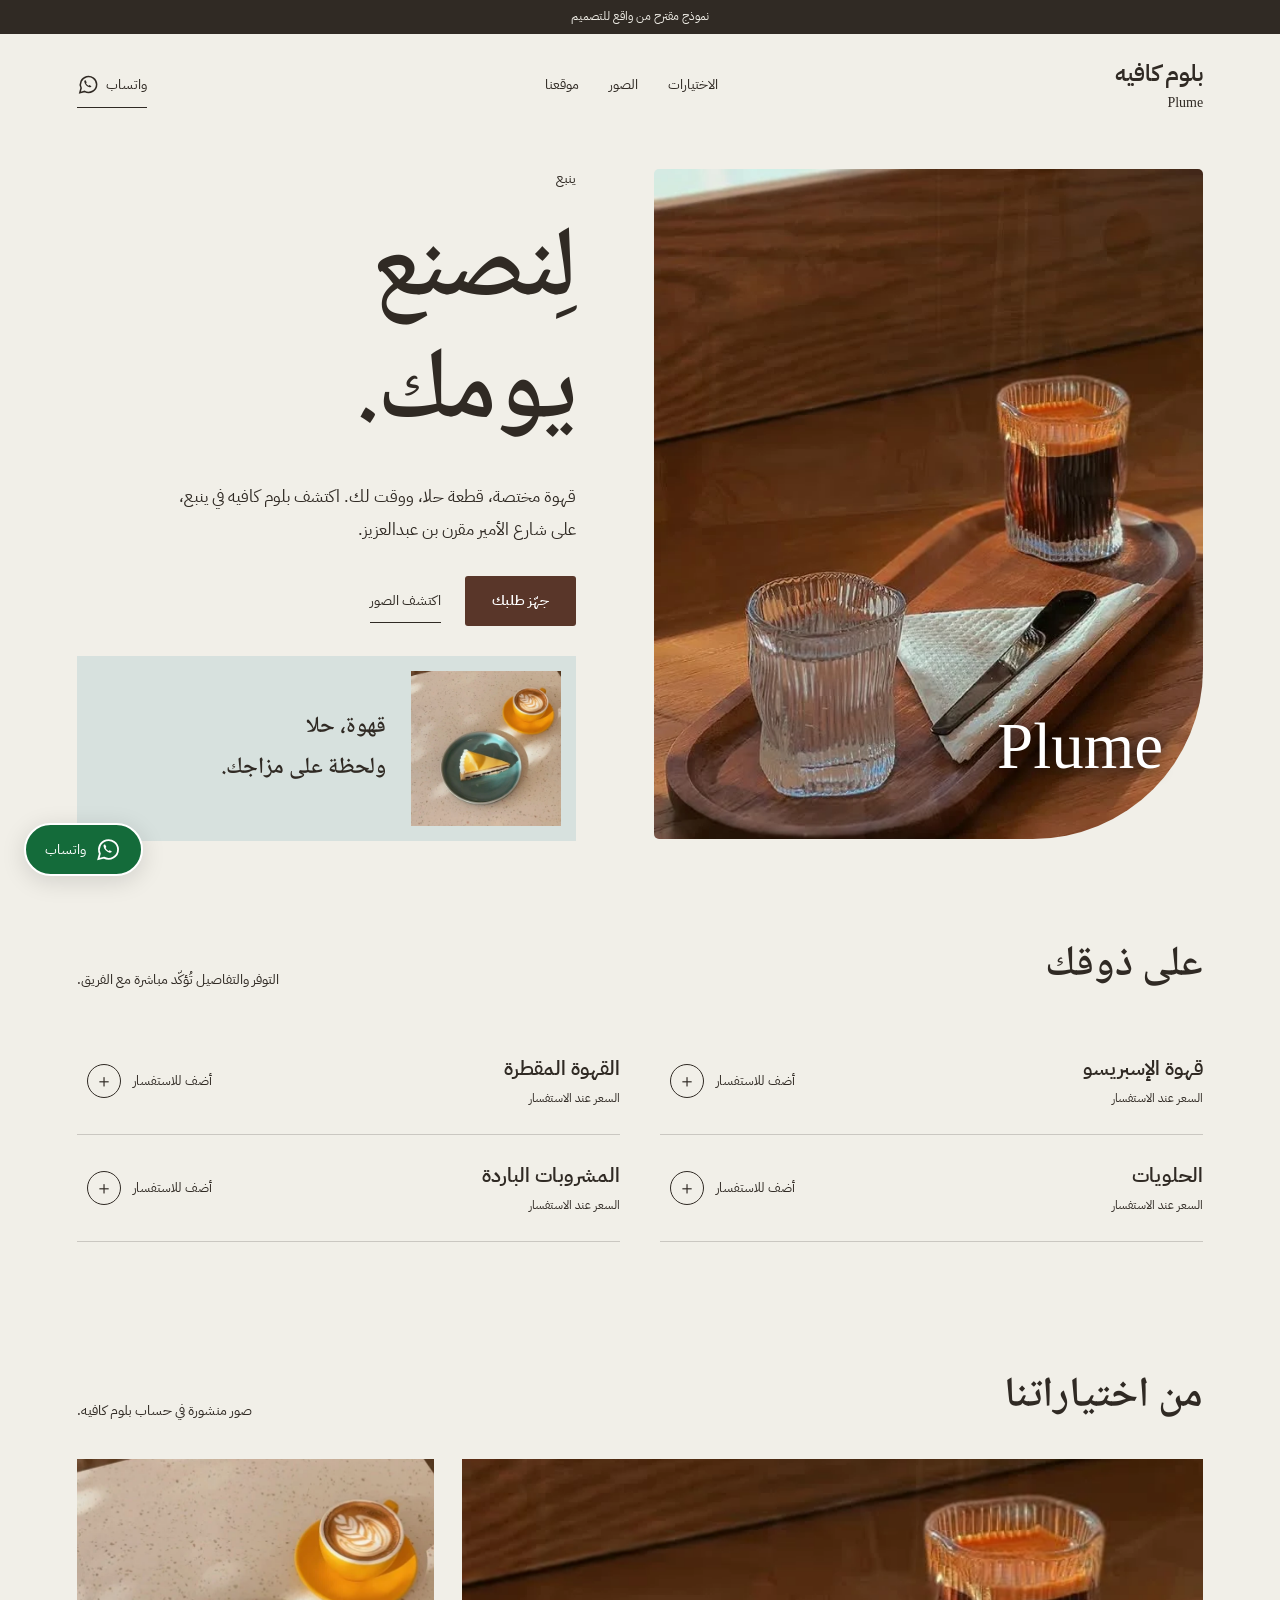
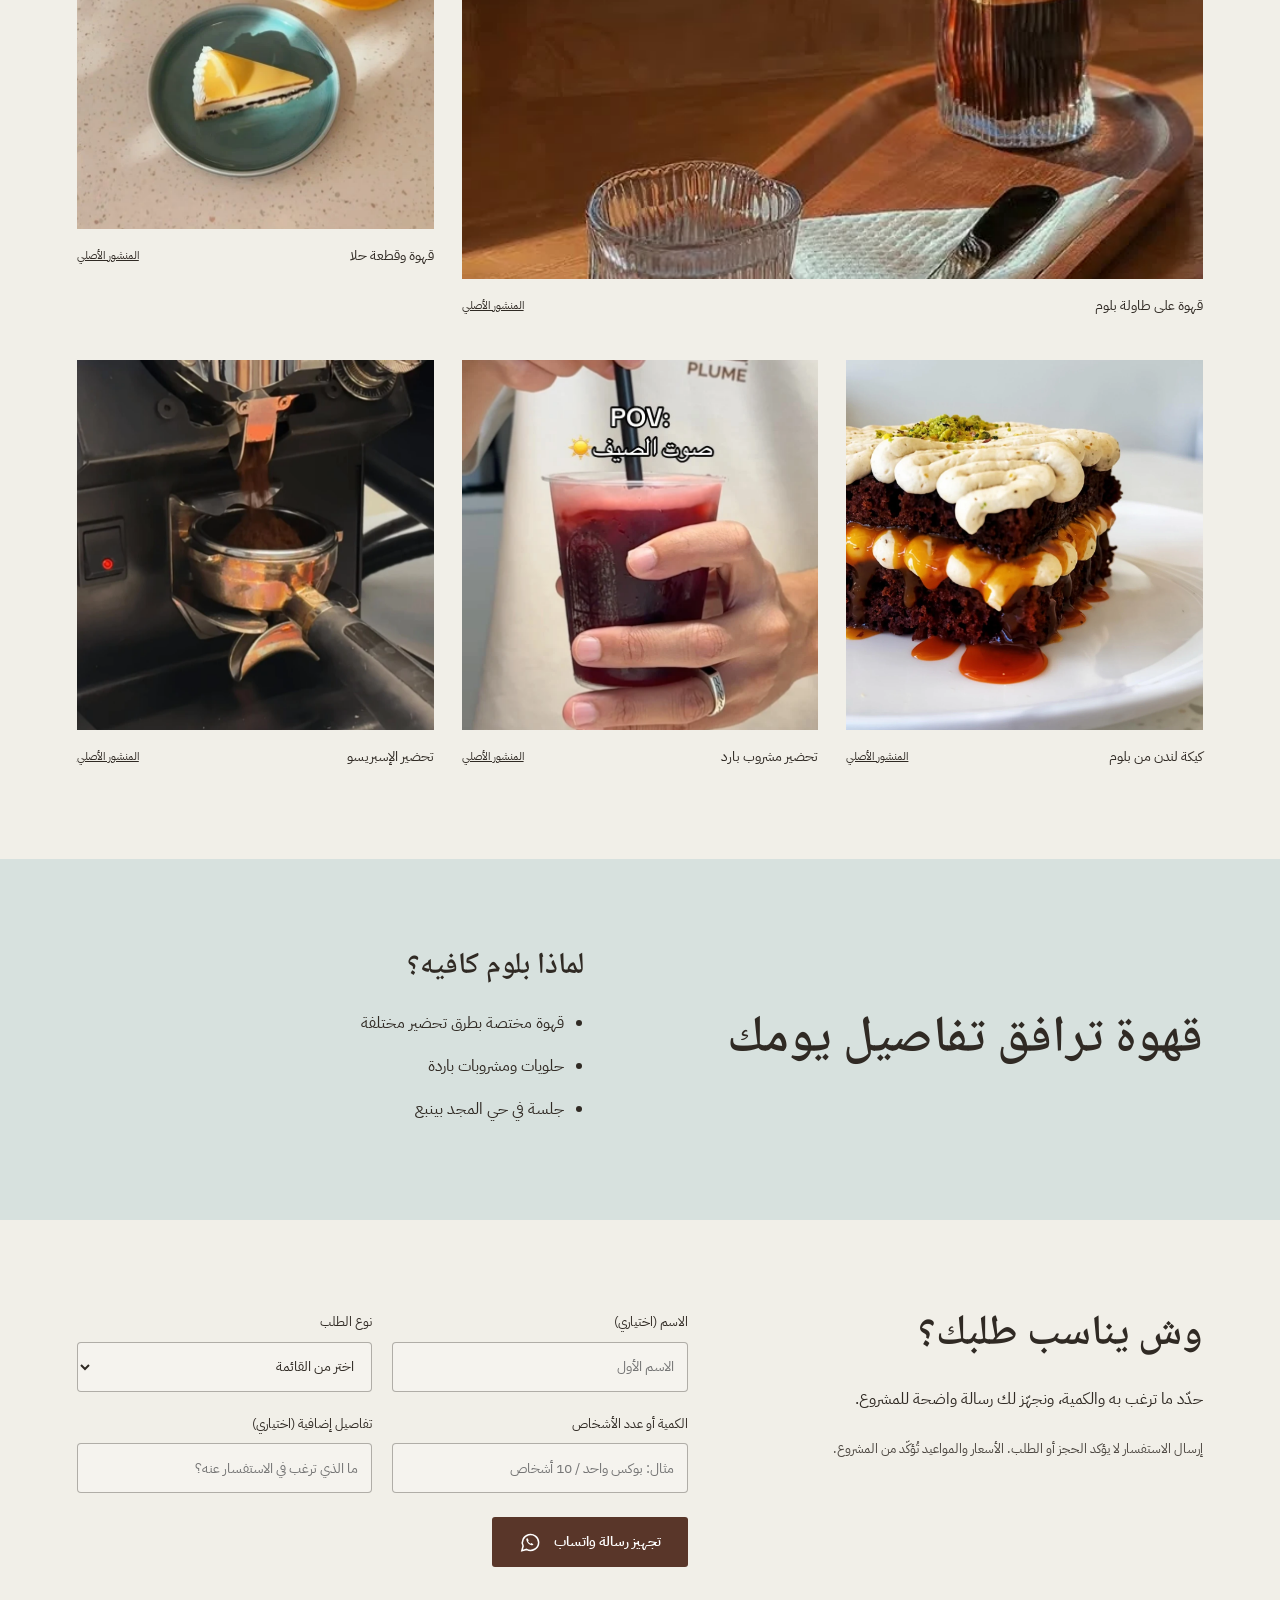
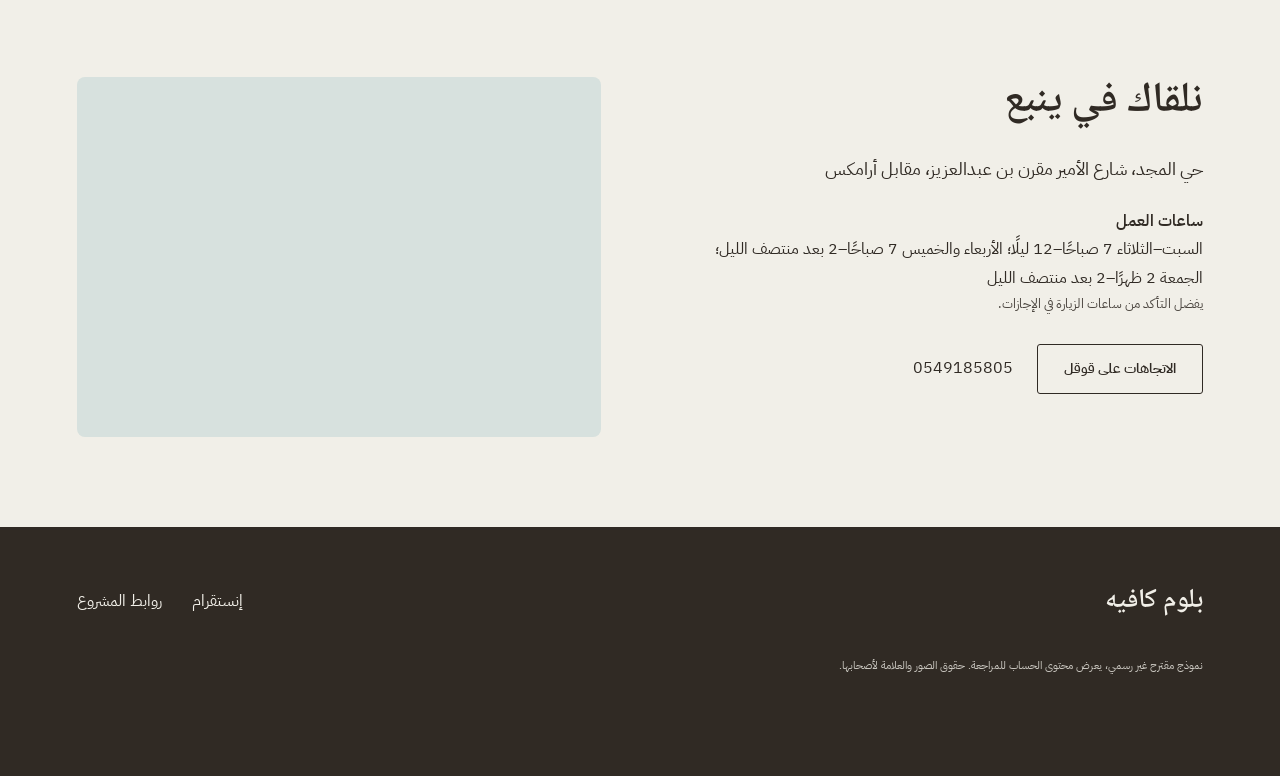
<file: plume-yanbu/index.html>
<!doctype html><html lang="ar" dir="rtl"><head><meta charset="utf-8"><meta name="viewport" content="width=device-width,initial-scale=1"><title>بلوم كافيه | كافيه في ينبع</title><meta name="description" content="قهوة مختصة، قطعة حلا، ووقت لك. اكتشف بلوم كافيه في ينبع، على شارع الأمير مقرن بن عبدالعزيز."><meta name="robots" content="noindex,nofollow"><meta name="theme-color" content="#F1EFE8"><meta property="og:title" content="بلوم كافيه | كافيه في ينبع"><meta property="og:description" content="قهوة مختصة، قطعة حلا، ووقت لك. اكتشف بلوم كافيه في ينبع، على شارع الأمير مقرن بن عبدالعزيز."><meta property="og:image" content="https://az212z.github.io/waqea-sites-10-20260927-b3/plume-yanbu/photo-0.webp"><link rel="icon" href="favicon.svg"><link rel="stylesheet" href="../shared/base.css"><link rel="stylesheet" href="style.css"><script src="../shared/app.js" defer></script></head><body class="plume-yanbu" data-business="بلوم كافيه" data-wa="966506120327" data-kind="food"><a class="skip" href="#main">تجاوز إلى المحتوى</a><div class="proposal">نموذج مقترح من واقع للتصميم</div><header><a class="brand" href="#"><span>بلوم كافيه</span><small lang="en" dir="ltr">Plume</small></a><nav aria-label="التنقل الرئيسي"><a href="#services">الاختيارات</a><a href="#gallery">الصور</a><a href="#visit">موقعنا</a></nav><a class="nav-contact" href="https://wa.me/966506120327" target="_blank" rel="noopener">واتساب <svg viewBox="0 0 24 24" fill="none" aria-hidden="true"><path d="M20.5 11.7a8.5 8.5 0 0 1-12.6 7.5L3 20.5l1.3-4.8A8.5 8.5 0 1 1 20.5 11.7Z" stroke="currentColor" stroke-width="1.6"/><path d="M8.4 7.6c-.5 0-.9.8-.8 1.5.4 2.7 2.7 5 5.4 5.7.8.2 1.8-.2 2-1l-2-1.2-.9.7a6 6 0 0 1-2.7-2.7l.7-.8-1.1-2.2-.6 0Z" fill="currentColor"/></svg></a></header><main id="main"><section class="hero plume-hero"><div class="plume-main"><img class="" src="photo-0.webp" alt="قهوة على طاولة بلوم" width="900" height="1100" loading="eager" decoding="async"><span>Plume</span></div><div class="plume-side"><div class="hero-copy"><p class="location">ينبع</p><h1>لِنصنع<br> يومك.</h1><p class="intro">قهوة مختصة، قطعة حلا، ووقت لك. اكتشف بلوم كافيه في ينبع، على شارع الأمير مقرن بن عبدالعزيز.</p><div class="actions"><a class="button primary" href="#request">جهّز طلبك</a><a class="text-link" href="#gallery">اكتشف الصور</a></div></div><div class="plume-pair"><img class="" src="photo-1.webp" alt="قهوة وقطعة حلا" width="900" height="1100" loading="eager" decoding="async"><p>قهوة، حلا<br> ولحظة على مزاجك.</p></div></div></section><section class="services wrap" id="services"><div class="section-top"><h2>على ذوقك</h2><p>التوفر والتفاصيل تُؤكّد مباشرة مع الفريق.</p></div><div class="services-grid"><article class="service"><h3>قهوة الإسبريسو</h3><span class="price">السعر عند الاستفسار</span><button class="choose" data-select="قهوة الإسبريسو">أضف للاستفسار<span aria-hidden="true">＋</span></button></article><article class="service"><h3>القهوة المقطرة</h3><span class="price">السعر عند الاستفسار</span><button class="choose" data-select="القهوة المقطرة">أضف للاستفسار<span aria-hidden="true">＋</span></button></article><article class="service"><h3>الحلويات</h3><span class="price">السعر عند الاستفسار</span><button class="choose" data-select="الحلويات">أضف للاستفسار<span aria-hidden="true">＋</span></button></article><article class="service"><h3>المشروبات الباردة</h3><span class="price">السعر عند الاستفسار</span><button class="choose" data-select="المشروبات الباردة">أضف للاستفسار<span aria-hidden="true">＋</span></button></article></div></section><section class="gallery wrap" id="gallery"><div class="section-top"><h2>من اختياراتنا</h2><p>صور منشورة في حساب بلوم كافيه.</p></div><div class="gallery-grid"><figure><button class="photo-button" data-photo="photo-0.webp" data-caption="قهوة على طاولة بلوم" aria-label="تكبير قهوة على طاولة بلوم"><img class="" src="photo-0.webp" alt="قهوة على طاولة بلوم" width="900" height="1100" loading="lazy" decoding="async"></button><figcaption><span>قهوة على طاولة بلوم</span><a href="https://www.instagram.com/plumecafe.ynb/reel/DXCQsl6Afl1/" target="_blank" rel="noopener" aria-label="مشاهدة منشور قهوة على طاولة بلوم">المنشور الأصلي</a></figcaption></figure><figure><button class="photo-button" data-photo="photo-1.webp" data-caption="قهوة وقطعة حلا" aria-label="تكبير قهوة وقطعة حلا"><img class="" src="photo-1.webp" alt="قهوة وقطعة حلا" width="900" height="1100" loading="lazy" decoding="async"></button><figcaption><span>قهوة وقطعة حلا</span><a href="https://www.instagram.com/plumecafe.ynb/reel/DbiwVEKBTDx/" target="_blank" rel="noopener" aria-label="مشاهدة منشور قهوة وقطعة حلا">المنشور الأصلي</a></figcaption></figure><figure><button class="photo-button" data-photo="photo-2.webp" data-caption="كيكة لندن من بلوم" aria-label="تكبير كيكة لندن من بلوم"><img class="" src="photo-2.webp" alt="كيكة لندن من بلوم" width="900" height="1100" loading="lazy" decoding="async"></button><figcaption><span>كيكة لندن من بلوم</span><a href="https://www.instagram.com/plumecafe.ynb/p/DZbCL2Thifr/" target="_blank" rel="noopener" aria-label="مشاهدة منشور كيكة لندن من بلوم">المنشور الأصلي</a></figcaption></figure><figure><button class="photo-button" data-photo="photo-3.webp" data-caption="تحضير مشروب بارد" aria-label="تكبير تحضير مشروب بارد"><img class="" src="photo-3.webp" alt="تحضير مشروب بارد" width="900" height="1100" loading="lazy" decoding="async"></button><figcaption><span>تحضير مشروب بارد</span><a href="https://www.instagram.com/plumecafe.ynb/reel/DcLeDsABJ7t/" target="_blank" rel="noopener" aria-label="مشاهدة منشور تحضير مشروب بارد">المنشور الأصلي</a></figcaption></figure><figure><button class="photo-button" data-photo="photo-4.webp" data-caption="تحضير الإسبريسو" aria-label="تكبير تحضير الإسبريسو"><img class="" src="photo-4.webp" alt="تحضير الإسبريسو" width="900" height="1100" loading="lazy" decoding="async"></button><figcaption><span>تحضير الإسبريسو</span><a href="https://www.instagram.com/plumecafe.ynb/reel/DchDjHqBbur/" target="_blank" rel="noopener" aria-label="مشاهدة منشور تحضير الإسبريسو">المنشور الأصلي</a></figcaption></figure></div></section><section class="why wrap"><p class="why-lead">قهوة ترافق تفاصيل يومك</p><div><h2>لماذا بلوم كافيه؟</h2><ul><li>قهوة مختصة بطرق تحضير مختلفة</li><li>حلويات ومشروبات باردة</li><li>جلسة في حي المجد بينبع</li></ul></div></section><section class="request wrap" id="request"><div class="request-copy"><h2>وش يناسب طلبك؟</h2><p>حدّد ما ترغب به والكمية، ونجهّز لك رسالة واضحة للمشروع.</p><p class="small">إرسال الاستفسار لا يؤكد الحجز أو الطلب. الأسعار والمواعيد تُؤكّد من المشروع.</p></div><form id="request-form"><div class="form-grid"><label>الاسم (اختياري)<input name="name" autocomplete="given-name" maxlength="70" placeholder="الاسم الأول"></label><label>نوع الطلب<select name="service" required><option value="">اختر من القائمة</option><option>قهوة الإسبريسو</option><option>القهوة المقطرة</option><option>الحلويات</option><option>المشروبات الباردة</option></select></label><label>الكمية أو عدد الأشخاص<input name="quantity" placeholder="مثال: بوكس واحد / 10 أشخاص"></label><label>تفاصيل إضافية (اختياري)<input name="note" maxlength="400" placeholder="ما الذي ترغب في الاستفسار عنه؟"></label></div><button class="button primary prepare" type="submit">تجهيز رسالة واتساب <svg viewBox="0 0 24 24" fill="none" aria-hidden="true"><path d="M20.5 11.7a8.5 8.5 0 0 1-12.6 7.5L3 20.5l1.3-4.8A8.5 8.5 0 1 1 20.5 11.7Z" stroke="currentColor" stroke-width="1.6"/><path d="M8.4 7.6c-.5 0-.9.8-.8 1.5.4 2.7 2.7 5 5.4 5.7.8.2 1.8-.2 2-1l-2-1.2-.9.7a6 6 0 0 1-2.7-2.7l.7-.8-1.1-2.2-.6 0Z" fill="currentColor"/></svg></button><div class="message-result" hidden><label>راجع الرسالة<textarea id="message-preview" rows="5"></textarea></label><a class="button whatsapp" id="send-whatsapp" target="_blank" rel="noopener">فتح واتساب بالرسالة <svg viewBox="0 0 24 24" fill="none" aria-hidden="true"><path d="M20.5 11.7a8.5 8.5 0 0 1-12.6 7.5L3 20.5l1.3-4.8A8.5 8.5 0 1 1 20.5 11.7Z" stroke="currentColor" stroke-width="1.6"/><path d="M8.4 7.6c-.5 0-.9.8-.8 1.5.4 2.7 2.7 5 5.4 5.7.8.2 1.8-.2 2-1l-2-1.2-.9.7a6 6 0 0 1-2.7-2.7l.7-.8-1.1-2.2-.6 0Z" fill="currentColor"/></svg></a><p class="small" role="status">يمكنك تعديل الرسالة قبل فتح واتساب. الإرسال يتم منك داخل التطبيق.</p></div></form></section><section class="visit wrap" id="visit"><div class="visit-copy"><h2>نلقاك في ينبع</h2><p class="address">حي المجد، شارع الأمير مقرن بن عبدالعزيز، مقابل أرامكس</p><h3>ساعات العمل</h3><p>السبت–الثلاثاء 7 صباحًا–12 ليلًا؛ الأربعاء والخميس 7 صباحًا–2 بعد منتصف الليل؛ الجمعة 2 ظهرًا–2 بعد منتصف الليل</p><p class="small">يفضل التأكد من ساعات الزيارة في الإجازات.</p><div class="actions"><a class="button outline" href="https://goo.gl/maps/ttSrgcHZPwmLWj6s5" target="_blank" rel="noopener">الاتجاهات على قوقل</a><a href="tel:+966549185805"><bdi>0549185805</bdi></a></div></div><iframe class="map" title="خريطة بلوم كافيه" src="https://maps.google.com/maps?q=%D8%A8%D9%84%D9%88%D9%85%20%D9%83%D8%A7%D9%81%D9%8A%D9%87%20%D8%AD%D9%8A%20%D8%A7%D9%84%D9%85%D8%AC%D8%AF%D8%8C%20%D8%B4%D8%A7%D8%B1%D8%B9%20%D8%A7%D9%84%D8%A3%D9%85%D9%8A%D8%B1%20%D9%85%D9%82%D8%B1%D9%86%20%D8%A8%D9%86%20%D8%B9%D8%A8%D8%AF%D8%A7%D9%84%D8%B9%D8%B2%D9%8A%D8%B2%D8%8C%20%D9%85%D9%82%D8%A7%D8%A8%D9%84%20%D8%A3%D8%B1%D8%A7%D9%85%D9%83%D8%B3%20%D9%8A%D9%86%D8%A8%D8%B9&output=embed" loading="lazy" referrerpolicy="no-referrer-when-downgrade" allowfullscreen></iframe></section></main><footer><a class="footer-brand" href="#">بلوم كافيه</a><div><a href="https://www.instagram.com/plumecafe.ynb/" target="_blank" rel="noopener">إنستقرام</a><a href="https://linktr.ee/plumecafe" target="_blank" rel="noopener">روابط المشروع</a></div><p>نموذج مقترح غير رسمي، يعرض محتوى الحساب للمراجعة. حقوق الصور والعلامة لأصحابها.</p></footer><a class="whatsapp-float" href="https://wa.me/966506120327" target="_blank" rel="noopener" aria-label="تواصل مع بلوم كافيه عبر واتساب"><svg viewBox="0 0 24 24" fill="none" aria-hidden="true"><path d="M20.5 11.7a8.5 8.5 0 0 1-12.6 7.5L3 20.5l1.3-4.8A8.5 8.5 0 1 1 20.5 11.7Z" stroke="currentColor" stroke-width="1.6"/><path d="M8.4 7.6c-.5 0-.9.8-.8 1.5.4 2.7 2.7 5 5.4 5.7.8.2 1.8-.2 2-1l-2-1.2-.9.7a6 6 0 0 1-2.7-2.7l.7-.8-1.1-2.2-.6 0Z" fill="currentColor"/></svg><span>واتساب</span></a><dialog class="lightbox"><button class="close-lightbox" aria-label="إغلاق الصورة">×</button><img alt=""><p></p></dialog></body></html>
</file>
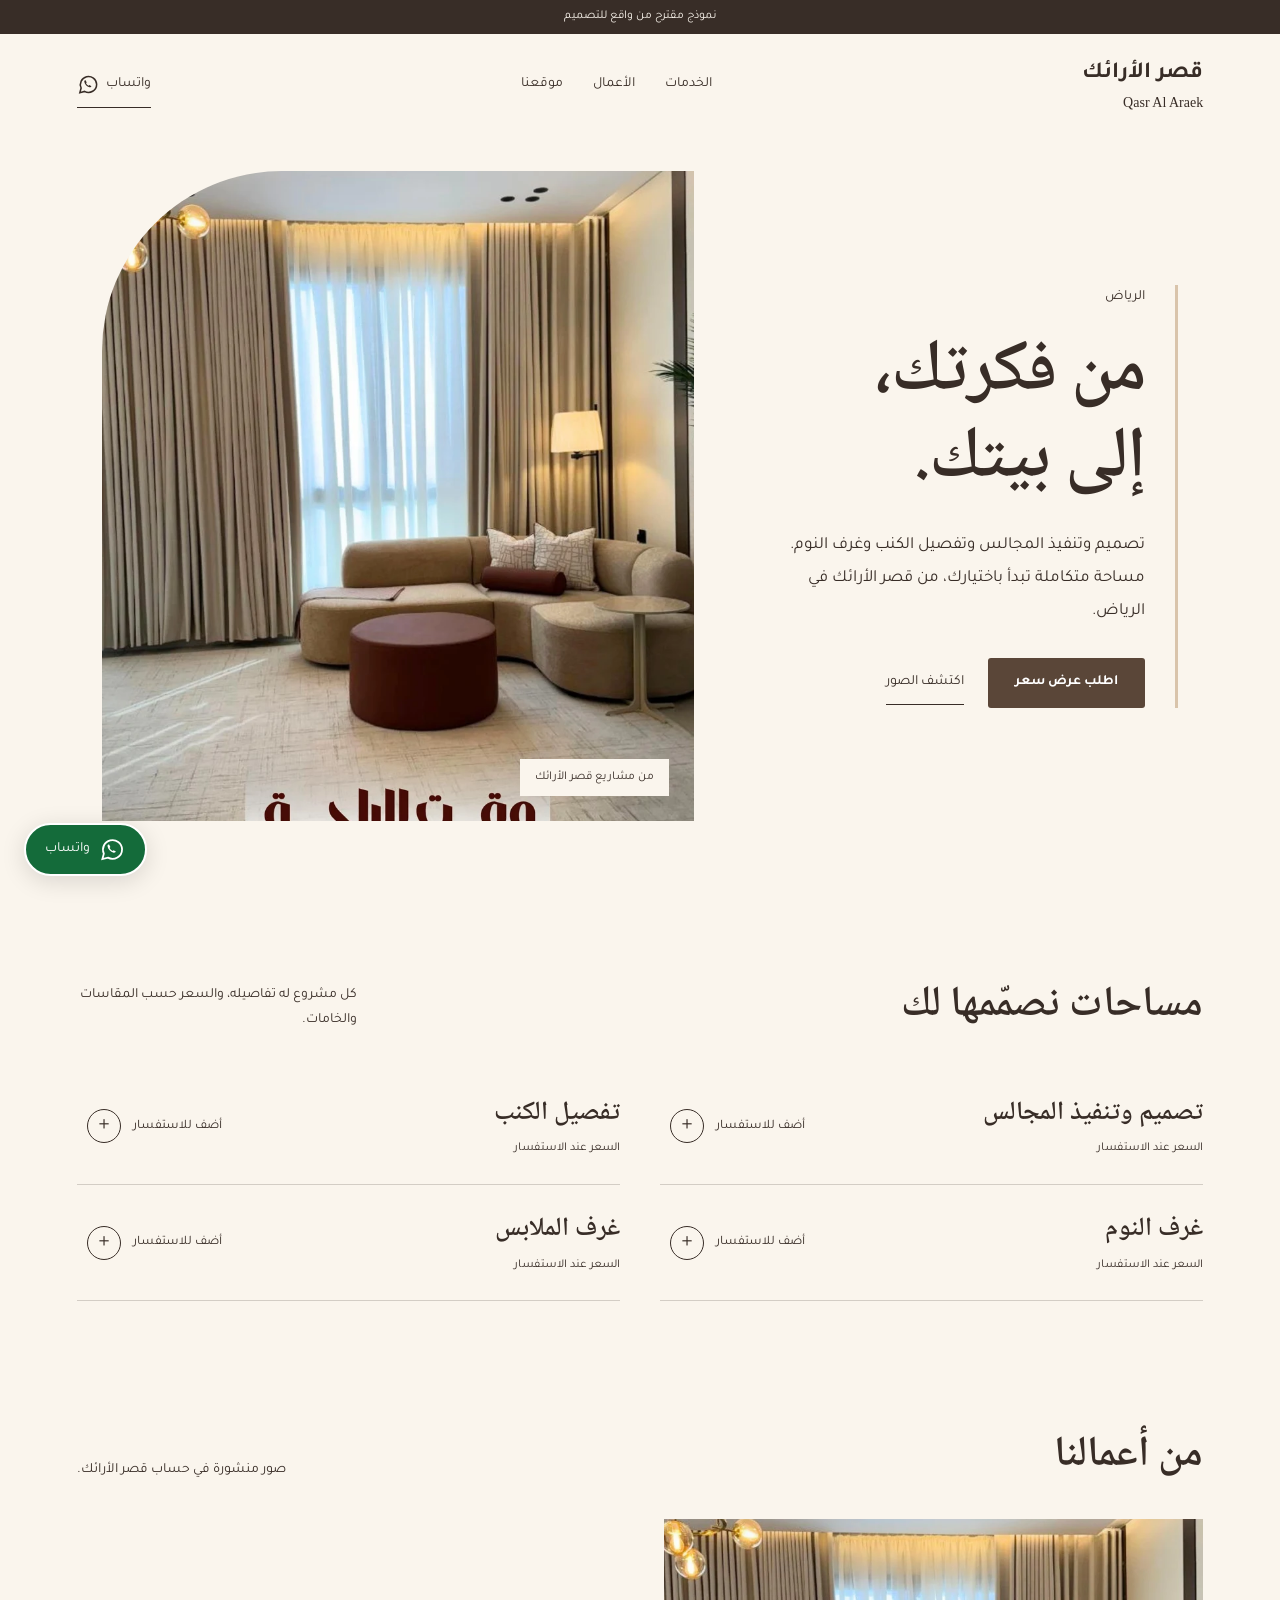
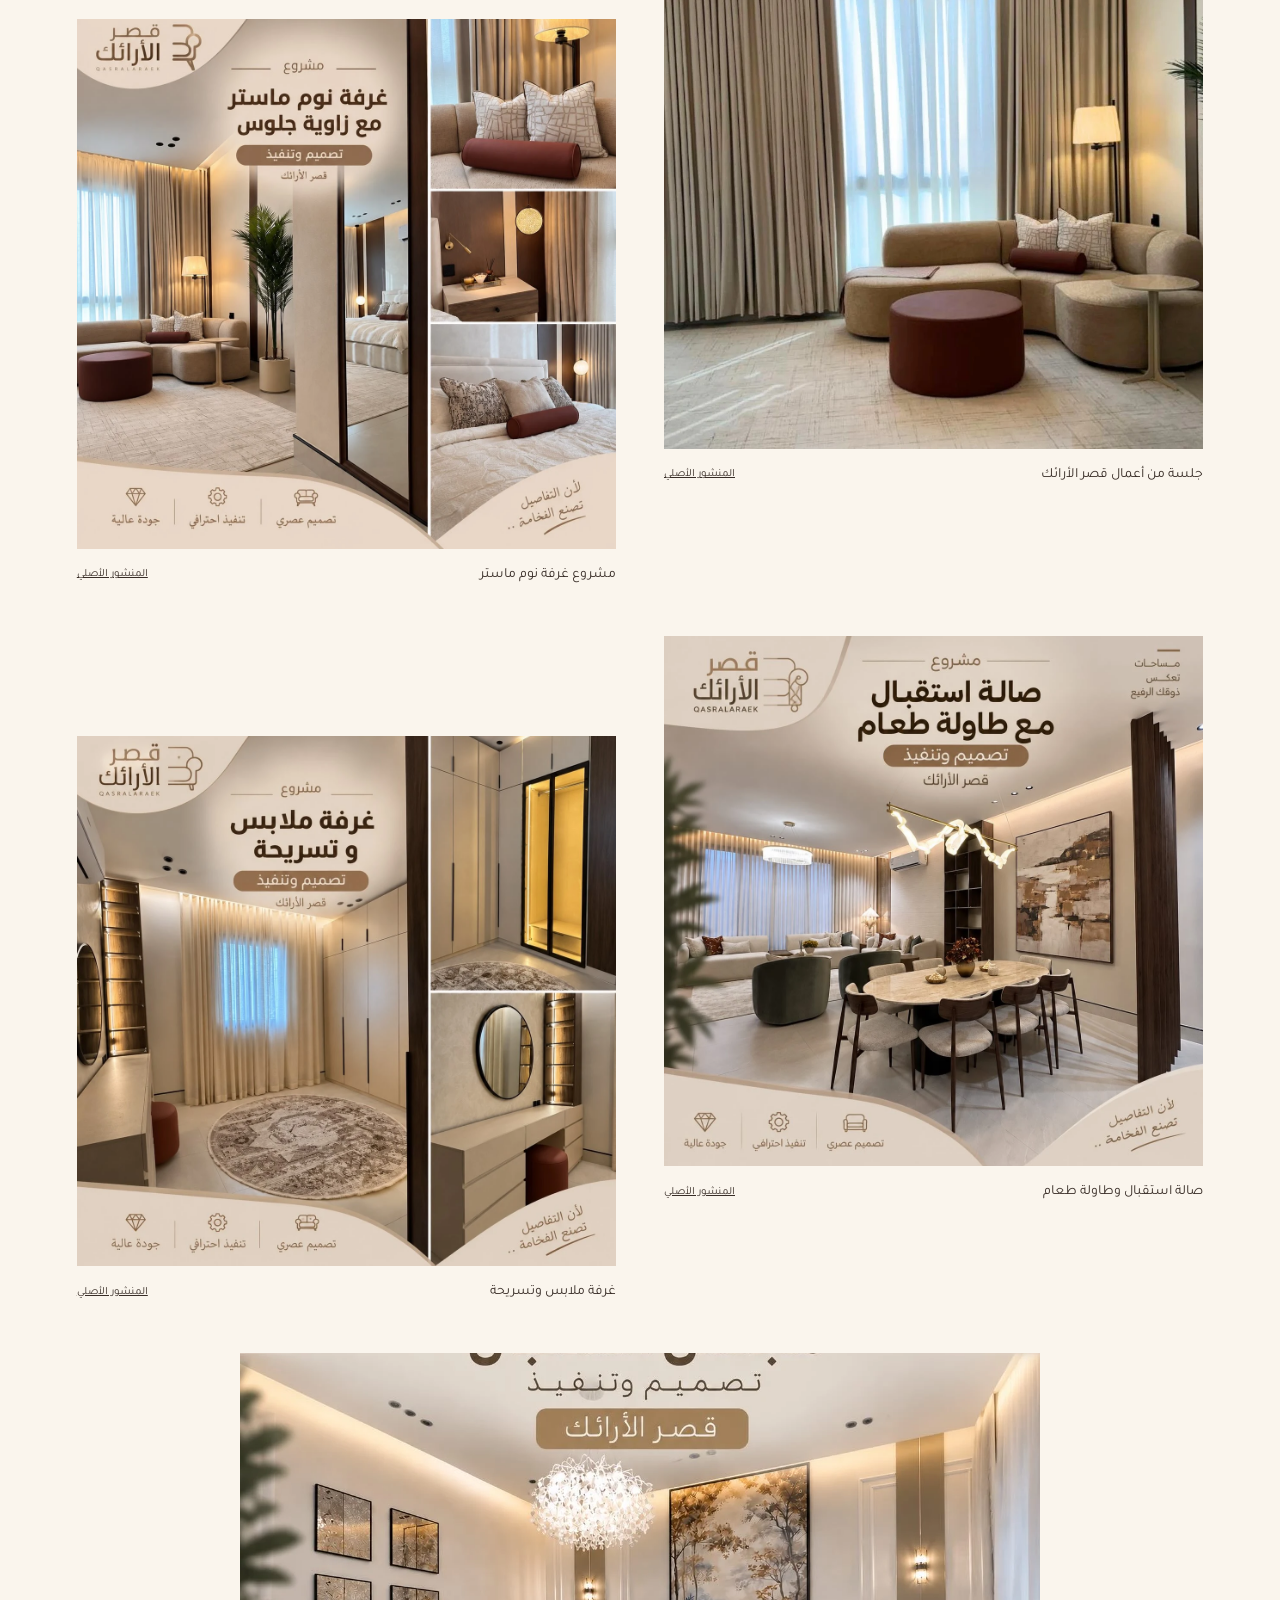
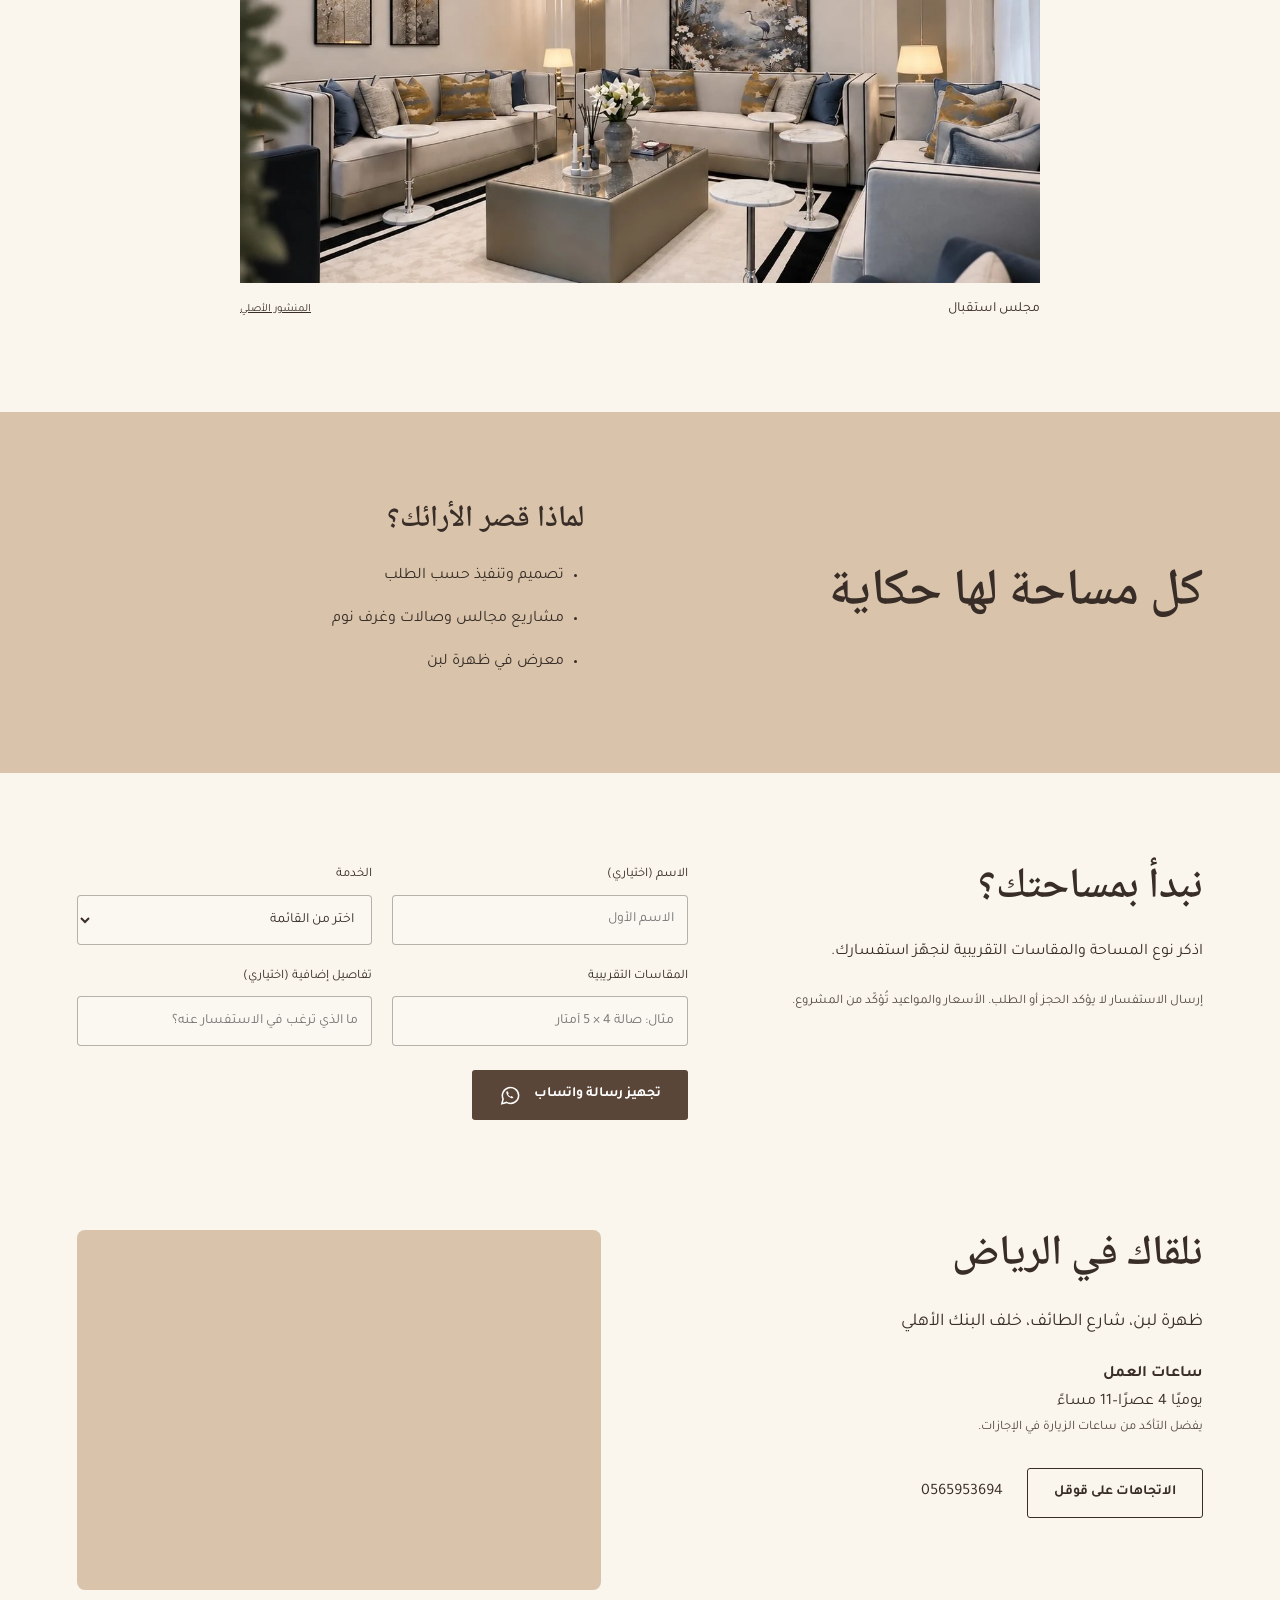
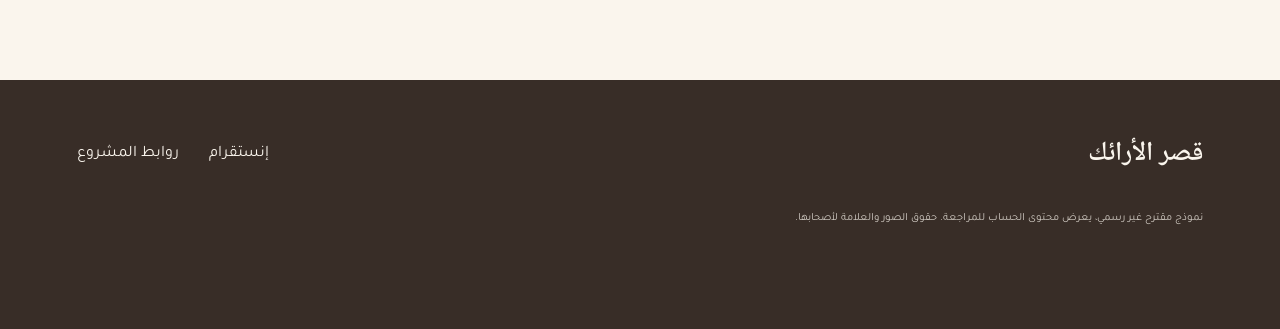
<file: qasr-riyadh/index.html>
<!doctype html><html lang="ar" dir="rtl"><head><meta charset="utf-8"><meta name="viewport" content="width=device-width,initial-scale=1"><title>قصر الأرائك | أثاث وديكور في الرياض</title><meta name="description" content="تصميم وتنفيذ المجالس وتفصيل الكنب وغرف النوم. مساحة متكاملة تبدأ باختيارك، من قصر الأرائك في الرياض."><meta name="robots" content="noindex,nofollow"><meta name="theme-color" content="#FAF5ED"><meta property="og:title" content="قصر الأرائك | أثاث وديكور في الرياض"><meta property="og:description" content="تصميم وتنفيذ المجالس وتفصيل الكنب وغرف النوم. مساحة متكاملة تبدأ باختيارك، من قصر الأرائك في الرياض."><meta property="og:image" content="https://az212z.github.io/waqea-sites-10-20260927-b3/qasr-riyadh/photo-0.webp"><link rel="icon" href="favicon.svg"><link rel="stylesheet" href="../shared/base.css"><link rel="stylesheet" href="style.css"><script src="../shared/app.js" defer></script></head><body class="qasr-riyadh" data-business="قصر الأرائك" data-wa="966565953694" data-kind="interior"><a class="skip" href="#main">تجاوز إلى المحتوى</a><div class="proposal">نموذج مقترح من واقع للتصميم</div><header><a class="brand" href="#"><span>قصر الأرائك</span><small lang="en" dir="ltr">Qasr Al Araek</small></a><nav aria-label="التنقل الرئيسي"><a href="#services">الخدمات</a><a href="#gallery">الأعمال</a><a href="#visit">موقعنا</a></nav><a class="nav-contact" href="https://wa.me/966565953694" target="_blank" rel="noopener">واتساب <svg viewBox="0 0 24 24" fill="none" aria-hidden="true"><path d="M20.5 11.7a8.5 8.5 0 0 1-12.6 7.5L3 20.5l1.3-4.8A8.5 8.5 0 1 1 20.5 11.7Z" stroke="currentColor" stroke-width="1.6"/><path d="M8.4 7.6c-.5 0-.9.8-.8 1.5.4 2.7 2.7 5 5.4 5.7.8.2 1.8-.2 2-1l-2-1.2-.9.7a6 6 0 0 1-2.7-2.7l.7-.8-1.1-2.2-.6 0Z" fill="currentColor"/></svg></a></header><main id="main"><section class="hero qasr-hero"><div class="hero-copy"><p class="location">الرياض</p><h1>من فكرتك،<br> إلى بيتك.</h1><p class="intro">تصميم وتنفيذ المجالس وتفصيل الكنب وغرف النوم. مساحة متكاملة تبدأ باختيارك، من قصر الأرائك في الرياض.</p><div class="actions"><a class="button primary" href="#request">اطلب عرض سعر</a><a class="text-link" href="#gallery">اكتشف الصور</a></div></div><div class="qasr-main"><img class="" src="photo-0.webp" alt="جلسة من أعمال قصر الأرائك" width="900" height="1100" loading="eager" decoding="async"><span>من مشاريع قصر الأرائك</span></div></section><section class="services wrap" id="services"><div class="section-top"><h2>مساحات نصمّمها لك</h2><p>كل مشروع له تفاصيله، والسعر حسب المقاسات والخامات.</p></div><div class="services-grid"><article class="service"><h3>تصميم وتنفيذ المجالس</h3><span class="price">السعر عند الاستفسار</span><button class="choose" data-select="تصميم وتنفيذ المجالس">أضف للاستفسار<span aria-hidden="true">＋</span></button></article><article class="service"><h3>تفصيل الكنب</h3><span class="price">السعر عند الاستفسار</span><button class="choose" data-select="تفصيل الكنب">أضف للاستفسار<span aria-hidden="true">＋</span></button></article><article class="service"><h3>غرف النوم</h3><span class="price">السعر عند الاستفسار</span><button class="choose" data-select="غرف النوم">أضف للاستفسار<span aria-hidden="true">＋</span></button></article><article class="service"><h3>غرف الملابس</h3><span class="price">السعر عند الاستفسار</span><button class="choose" data-select="غرف الملابس">أضف للاستفسار<span aria-hidden="true">＋</span></button></article></div></section><section class="gallery wrap" id="gallery"><div class="section-top"><h2>من أعمالنا</h2><p>صور منشورة في حساب قصر الأرائك.</p></div><div class="gallery-grid"><figure><button class="photo-button" data-photo="photo-0.webp" data-caption="جلسة من أعمال قصر الأرائك" aria-label="تكبير جلسة من أعمال قصر الأرائك"><img class="" src="photo-0.webp" alt="جلسة من أعمال قصر الأرائك" width="900" height="1100" loading="lazy" decoding="async"></button><figcaption><span>جلسة من أعمال قصر الأرائك</span><a href="https://www.instagram.com/qasralaraek/reel/Dc7v9r1S6LV/" target="_blank" rel="noopener" aria-label="مشاهدة منشور جلسة من أعمال قصر الأرائك">المنشور الأصلي</a></figcaption></figure><figure><button class="photo-button" data-photo="photo-1.webp" data-caption="مشروع غرفة نوم ماستر" aria-label="تكبير مشروع غرفة نوم ماستر"><img class="" src="photo-1.webp" alt="مشروع غرفة نوم ماستر" width="900" height="1100" loading="lazy" decoding="async"></button><figcaption><span>مشروع غرفة نوم ماستر</span><a href="https://www.instagram.com/qasralaraek/p/DdnmZ-oF6F4/" target="_blank" rel="noopener" aria-label="مشاهدة منشور مشروع غرفة نوم ماستر">المنشور الأصلي</a></figcaption></figure><figure><button class="photo-button" data-photo="photo-2.webp" data-caption="صالة استقبال وطاولة طعام" aria-label="تكبير صالة استقبال وطاولة طعام"><img class="" src="photo-2.webp" alt="صالة استقبال وطاولة طعام" width="900" height="1100" loading="lazy" decoding="async"></button><figcaption><span>صالة استقبال وطاولة طعام</span><a href="https://www.instagram.com/qasralaraek/p/DdAgt2oikkk/" target="_blank" rel="noopener" aria-label="مشاهدة منشور صالة استقبال وطاولة طعام">المنشور الأصلي</a></figcaption></figure><figure><button class="photo-button" data-photo="photo-3.webp" data-caption="غرفة ملابس وتسريحة" aria-label="تكبير غرفة ملابس وتسريحة"><img class="" src="photo-3.webp" alt="غرفة ملابس وتسريحة" width="900" height="1100" loading="lazy" decoding="async"></button><figcaption><span>غرفة ملابس وتسريحة</span><a href="https://www.instagram.com/qasralaraek/p/DdSolFVCGUx/" target="_blank" rel="noopener" aria-label="مشاهدة منشور غرفة ملابس وتسريحة">المنشور الأصلي</a></figcaption></figure><figure><button class="photo-button" data-photo="photo-4.webp" data-caption="مجلس استقبال" aria-label="تكبير مجلس استقبال"><img class="" src="photo-4.webp" alt="مجلس استقبال" width="900" height="1100" loading="lazy" decoding="async"></button><figcaption><span>مجلس استقبال</span><a href="https://www.instagram.com/qasralaraek/p/Dc9c1ryHMio/" target="_blank" rel="noopener" aria-label="مشاهدة منشور مجلس استقبال">المنشور الأصلي</a></figcaption></figure></div></section><section class="why wrap"><p class="why-lead">كل مساحة لها حكاية</p><div><h2>لماذا قصر الأرائك؟</h2><ul><li>تصميم وتنفيذ حسب الطلب</li><li>مشاريع مجالس وصالات وغرف نوم</li><li>معرض في ظهرة لبن</li></ul></div></section><section class="request wrap" id="request"><div class="request-copy"><h2>نبدأ بمساحتك؟</h2><p>اذكر نوع المساحة والمقاسات التقريبية لنجهّز استفسارك.</p><p class="small">إرسال الاستفسار لا يؤكد الحجز أو الطلب. الأسعار والمواعيد تُؤكّد من المشروع.</p></div><form id="request-form"><div class="form-grid"><label>الاسم (اختياري)<input name="name" autocomplete="given-name" maxlength="70" placeholder="الاسم الأول"></label><label>الخدمة<select name="service" required><option value="">اختر من القائمة</option><option>تصميم وتنفيذ المجالس</option><option>تفصيل الكنب</option><option>غرف النوم</option><option>غرف الملابس</option></select></label><label>المقاسات التقريبية<input name="size" placeholder="مثال: صالة 4 × 5 أمتار"></label><label>تفاصيل إضافية (اختياري)<input name="note" maxlength="400" placeholder="ما الذي ترغب في الاستفسار عنه؟"></label></div><button class="button primary prepare" type="submit">تجهيز رسالة واتساب <svg viewBox="0 0 24 24" fill="none" aria-hidden="true"><path d="M20.5 11.7a8.5 8.5 0 0 1-12.6 7.5L3 20.5l1.3-4.8A8.5 8.5 0 1 1 20.5 11.7Z" stroke="currentColor" stroke-width="1.6"/><path d="M8.4 7.6c-.5 0-.9.8-.8 1.5.4 2.7 2.7 5 5.4 5.7.8.2 1.8-.2 2-1l-2-1.2-.9.7a6 6 0 0 1-2.7-2.7l.7-.8-1.1-2.2-.6 0Z" fill="currentColor"/></svg></button><div class="message-result" hidden><label>راجع الرسالة<textarea id="message-preview" rows="5"></textarea></label><a class="button whatsapp" id="send-whatsapp" target="_blank" rel="noopener">فتح واتساب بالرسالة <svg viewBox="0 0 24 24" fill="none" aria-hidden="true"><path d="M20.5 11.7a8.5 8.5 0 0 1-12.6 7.5L3 20.5l1.3-4.8A8.5 8.5 0 1 1 20.5 11.7Z" stroke="currentColor" stroke-width="1.6"/><path d="M8.4 7.6c-.5 0-.9.8-.8 1.5.4 2.7 2.7 5 5.4 5.7.8.2 1.8-.2 2-1l-2-1.2-.9.7a6 6 0 0 1-2.7-2.7l.7-.8-1.1-2.2-.6 0Z" fill="currentColor"/></svg></a><p class="small" role="status">يمكنك تعديل الرسالة قبل فتح واتساب. الإرسال يتم منك داخل التطبيق.</p></div></form></section><section class="visit wrap" id="visit"><div class="visit-copy"><h2>نلقاك في الرياض</h2><p class="address">ظهرة لبن، شارع الطائف، خلف البنك الأهلي</p><h3>ساعات العمل</h3><p>يوميًا 4 عصرًا–11 مساءً</p><p class="small">يفضل التأكد من ساعات الزيارة في الإجازات.</p><div class="actions"><a class="button outline" href="https://maps.app.goo.gl/RretCAamXDGyZV6X6" target="_blank" rel="noopener">الاتجاهات على قوقل</a><a href="tel:+966565953694"><bdi>0565953694</bdi></a></div></div><iframe class="map" title="خريطة قصر الأرائك" src="https://maps.google.com/maps?q=%D9%82%D8%B5%D8%B1%20%D8%A7%D9%84%D8%A3%D8%B1%D8%A7%D8%A6%D9%83%20%D8%B8%D9%87%D8%B1%D8%A9%20%D9%84%D8%A8%D9%86%D8%8C%20%D8%B4%D8%A7%D8%B1%D8%B9%20%D8%A7%D9%84%D8%B7%D8%A7%D8%A6%D9%81%D8%8C%20%D8%AE%D9%84%D9%81%20%D8%A7%D9%84%D8%A8%D9%86%D9%83%20%D8%A7%D9%84%D8%A3%D9%87%D9%84%D9%8A%20%D8%A7%D9%84%D8%B1%D9%8A%D8%A7%D8%B6&output=embed" loading="lazy" referrerpolicy="no-referrer-when-downgrade" allowfullscreen></iframe></section></main><footer><a class="footer-brand" href="#">قصر الأرائك</a><div><a href="https://www.instagram.com/qasralaraek/" target="_blank" rel="noopener">إنستقرام</a><a href="https://linktr.ee/qasralaraek" target="_blank" rel="noopener">روابط المشروع</a></div><p>نموذج مقترح غير رسمي، يعرض محتوى الحساب للمراجعة. حقوق الصور والعلامة لأصحابها.</p></footer><a class="whatsapp-float" href="https://wa.me/966565953694" target="_blank" rel="noopener" aria-label="تواصل مع قصر الأرائك عبر واتساب"><svg viewBox="0 0 24 24" fill="none" aria-hidden="true"><path d="M20.5 11.7a8.5 8.5 0 0 1-12.6 7.5L3 20.5l1.3-4.8A8.5 8.5 0 1 1 20.5 11.7Z" stroke="currentColor" stroke-width="1.6"/><path d="M8.4 7.6c-.5 0-.9.8-.8 1.5.4 2.7 2.7 5 5.4 5.7.8.2 1.8-.2 2-1l-2-1.2-.9.7a6 6 0 0 1-2.7-2.7l.7-.8-1.1-2.2-.6 0Z" fill="currentColor"/></svg><span>واتساب</span></a><dialog class="lightbox"><button class="close-lightbox" aria-label="إغلاق الصورة">×</button><img alt=""><p></p></dialog></body></html>
</file>
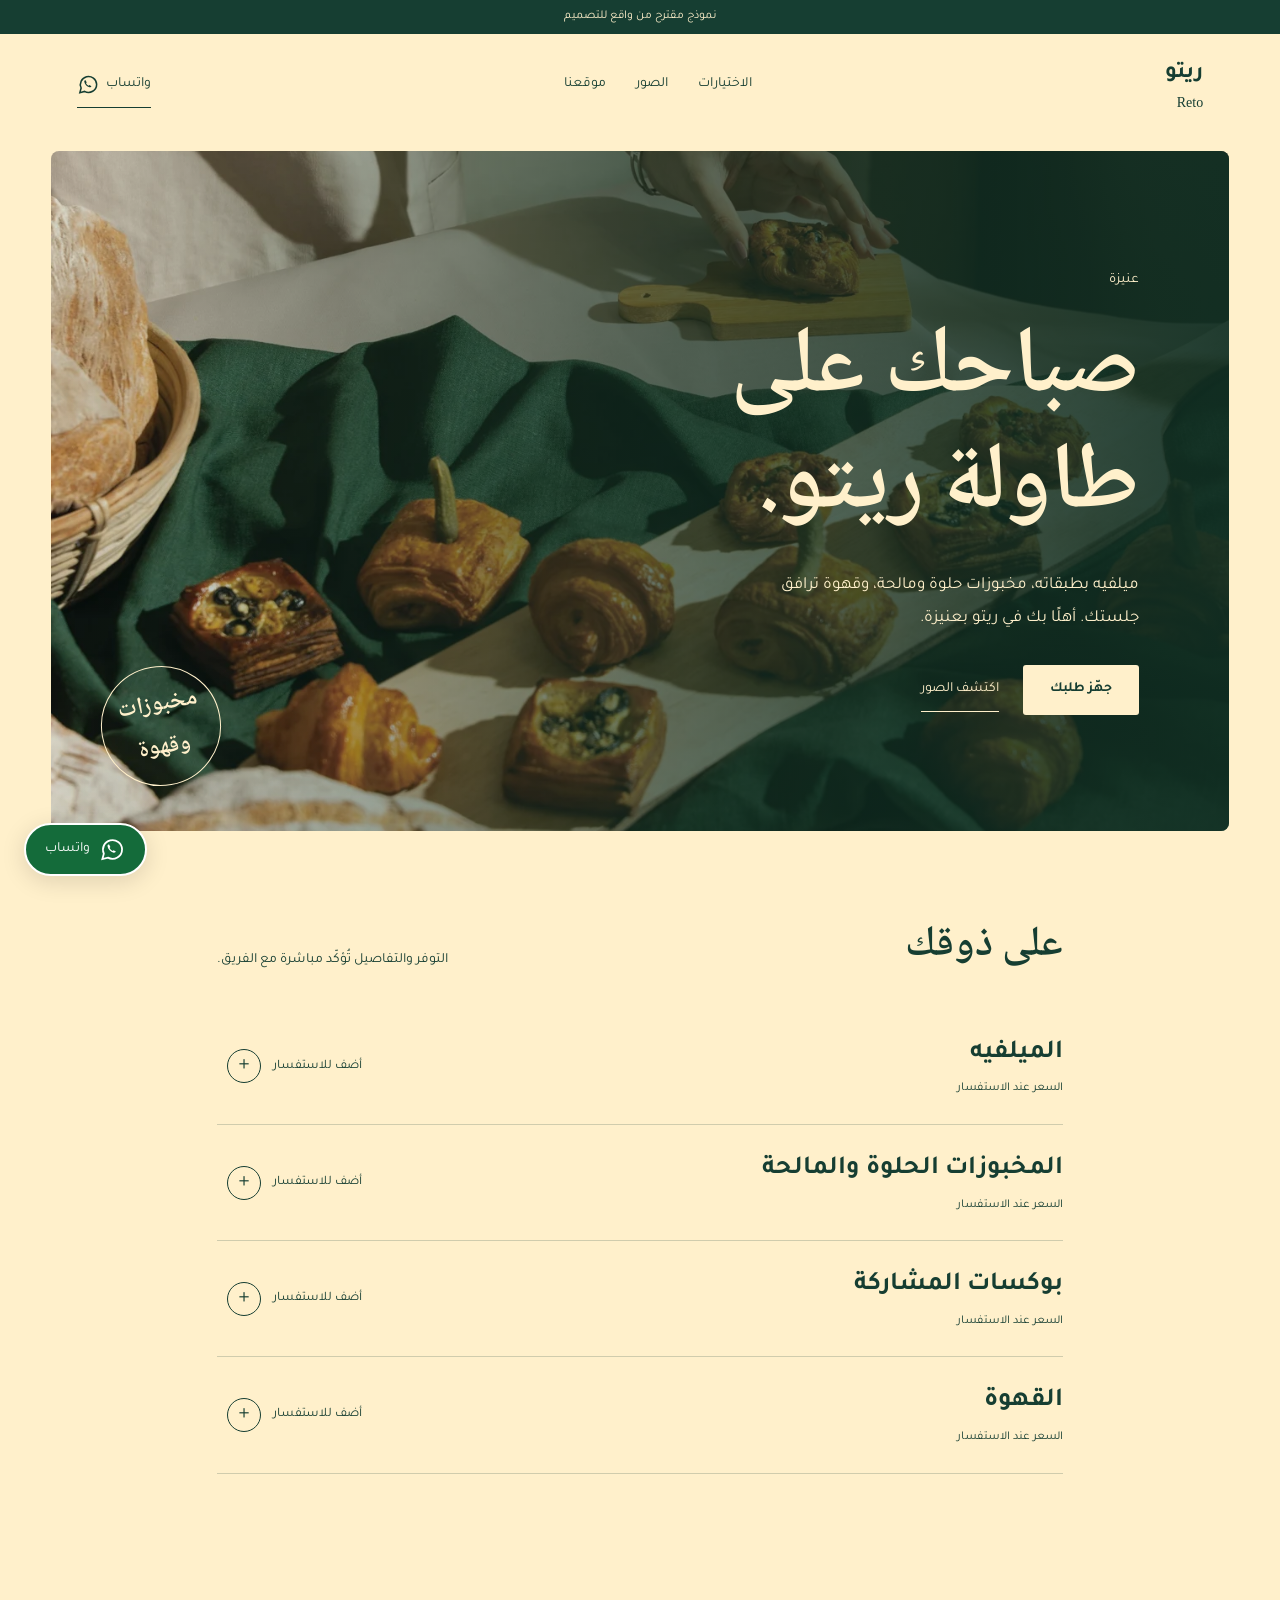
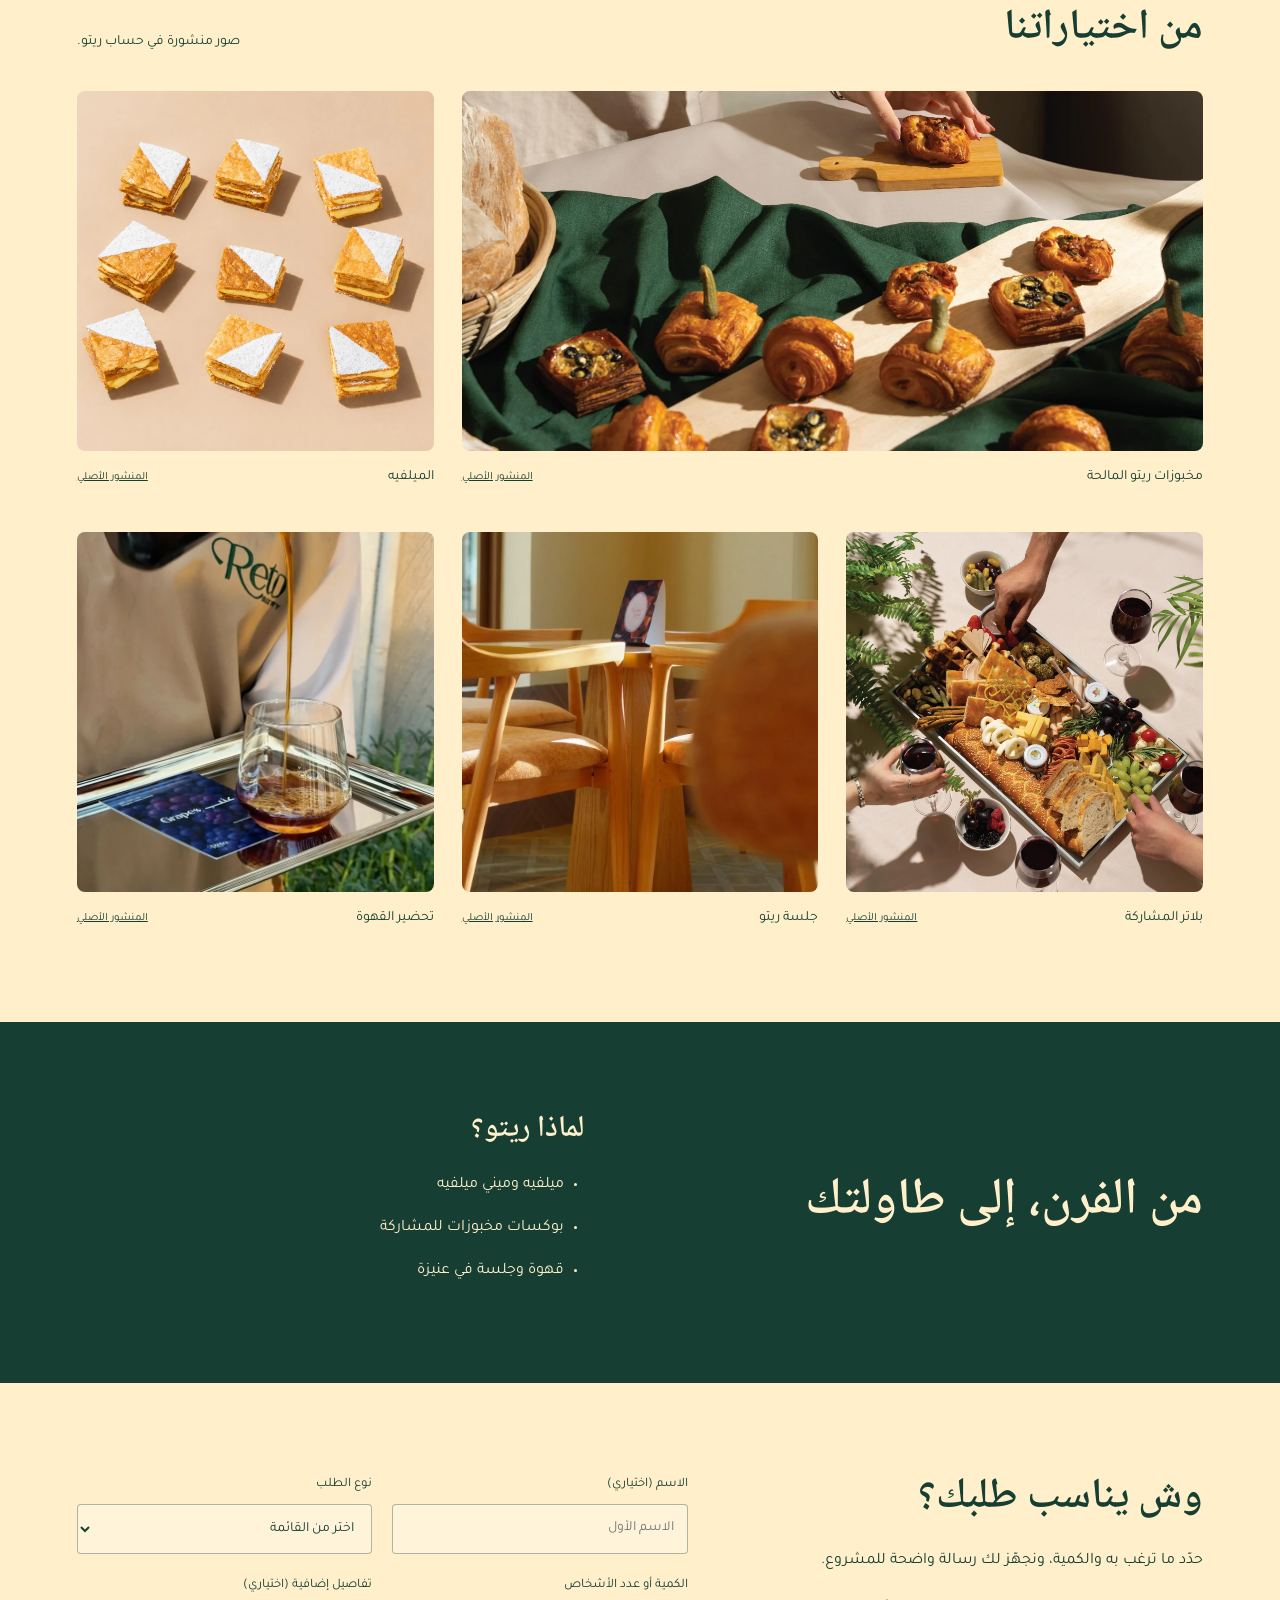
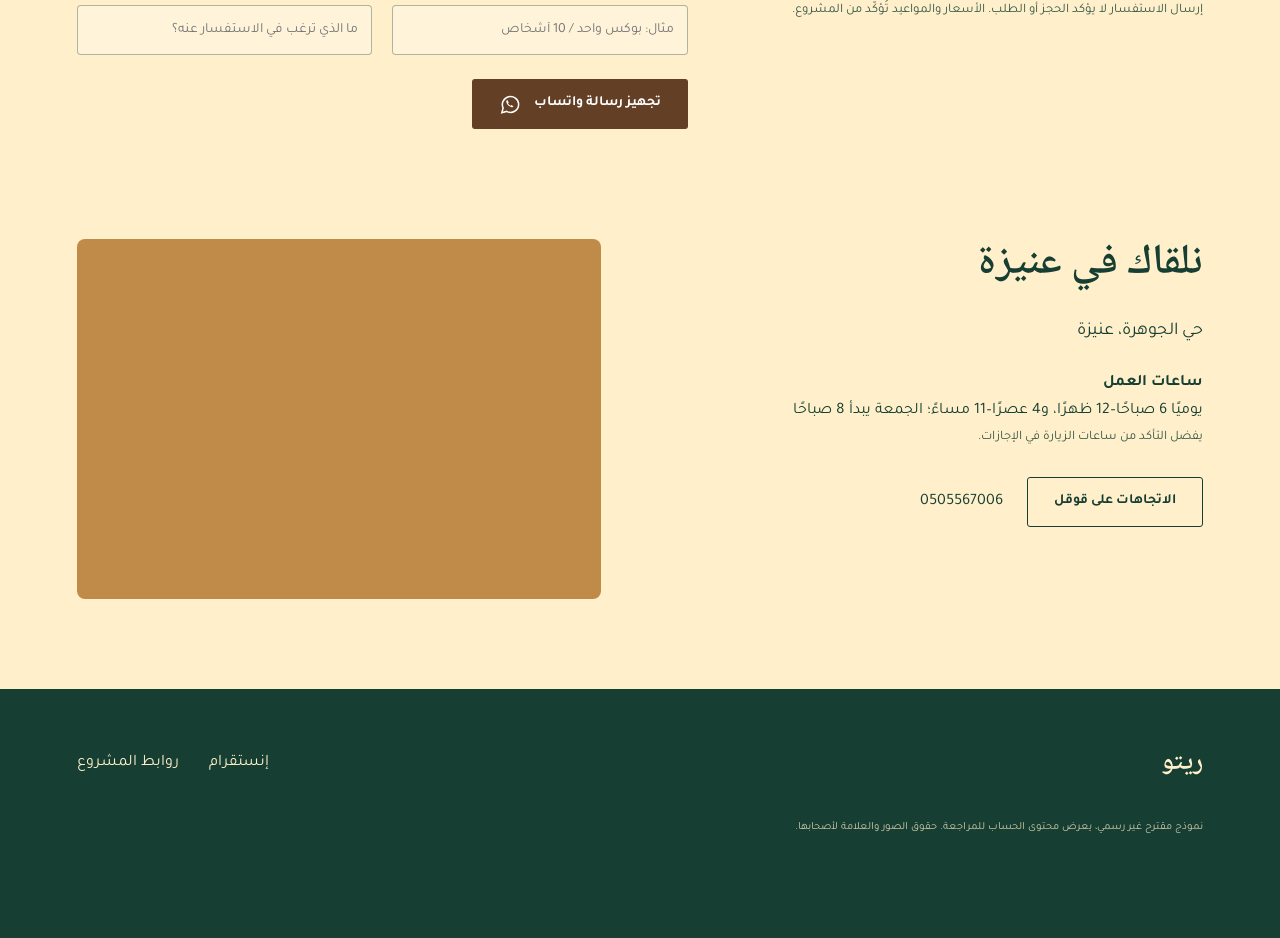
<file: reto-unaizah/index.html>
<!doctype html><html lang="ar" dir="rtl"><head><meta charset="utf-8"><meta name="viewport" content="width=device-width,initial-scale=1"><title>ريتو | مخبز وكافيه في عنيزة</title><meta name="description" content="ميلفيه بطبقاته، مخبوزات حلوة ومالحة، وقهوة ترافق جلستك. أهلًا بك في ريتو بعنيزة."><meta name="robots" content="noindex,nofollow"><meta name="theme-color" content="#FFF0CB"><meta property="og:title" content="ريتو | مخبز وكافيه في عنيزة"><meta property="og:description" content="ميلفيه بطبقاته، مخبوزات حلوة ومالحة، وقهوة ترافق جلستك. أهلًا بك في ريتو بعنيزة."><meta property="og:image" content="https://az212z.github.io/waqea-sites-10-20260927-b3/reto-unaizah/photo-0.webp"><link rel="icon" href="favicon.svg"><link rel="stylesheet" href="../shared/base.css"><link rel="stylesheet" href="style.css"><script src="../shared/app.js" defer></script></head><body class="reto-unaizah" data-business="ريتو" data-wa="966505567006" data-kind="food"><a class="skip" href="#main">تجاوز إلى المحتوى</a><div class="proposal">نموذج مقترح من واقع للتصميم</div><header><a class="brand" href="#"><span>ريتو</span><small lang="en" dir="ltr">Reto</small></a><nav aria-label="التنقل الرئيسي"><a href="#services">الاختيارات</a><a href="#gallery">الصور</a><a href="#visit">موقعنا</a></nav><a class="nav-contact" href="https://wa.me/966505567006" target="_blank" rel="noopener">واتساب <svg viewBox="0 0 24 24" fill="none" aria-hidden="true"><path d="M20.5 11.7a8.5 8.5 0 0 1-12.6 7.5L3 20.5l1.3-4.8A8.5 8.5 0 1 1 20.5 11.7Z" stroke="currentColor" stroke-width="1.6"/><path d="M8.4 7.6c-.5 0-.9.8-.8 1.5.4 2.7 2.7 5 5.4 5.7.8.2 1.8-.2 2-1l-2-1.2-.9.7a6 6 0 0 1-2.7-2.7l.7-.8-1.1-2.2-.6 0Z" fill="currentColor"/></svg></a></header><main id="main"><section class="hero reto-hero"><img class="hero-bg" src="photo-0.webp" alt="مخبوزات ريتو المالحة" width="900" height="1100" loading="eager" decoding="async"><div class="hero-copy"><p class="location">عنيزة</p><h1>صباحك على<br> طاولة ريتو.</h1><p class="intro">ميلفيه بطبقاته، مخبوزات حلوة ومالحة، وقهوة ترافق جلستك. أهلًا بك في ريتو بعنيزة.</p><div class="actions"><a class="button primary" href="#request">جهّز طلبك</a><a class="text-link" href="#gallery">اكتشف الصور</a></div></div><div class="reto-stamp">مخبوزات<br> وقهوة</div></section><section class="services wrap" id="services"><div class="section-top"><h2>على ذوقك</h2><p>التوفر والتفاصيل تُؤكّد مباشرة مع الفريق.</p></div><div class="services-grid"><article class="service"><h3>الميلفيه</h3><span class="price">السعر عند الاستفسار</span><button class="choose" data-select="الميلفيه">أضف للاستفسار<span aria-hidden="true">＋</span></button></article><article class="service"><h3>المخبوزات الحلوة والمالحة</h3><span class="price">السعر عند الاستفسار</span><button class="choose" data-select="المخبوزات الحلوة والمالحة">أضف للاستفسار<span aria-hidden="true">＋</span></button></article><article class="service"><h3>بوكسات المشاركة</h3><span class="price">السعر عند الاستفسار</span><button class="choose" data-select="بوكسات المشاركة">أضف للاستفسار<span aria-hidden="true">＋</span></button></article><article class="service"><h3>القهوة</h3><span class="price">السعر عند الاستفسار</span><button class="choose" data-select="القهوة">أضف للاستفسار<span aria-hidden="true">＋</span></button></article></div></section><section class="gallery wrap" id="gallery"><div class="section-top"><h2>من اختياراتنا</h2><p>صور منشورة في حساب ريتو.</p></div><div class="gallery-grid"><figure><button class="photo-button" data-photo="photo-0.webp" data-caption="مخبوزات ريتو المالحة" aria-label="تكبير مخبوزات ريتو المالحة"><img class="" src="photo-0.webp" alt="مخبوزات ريتو المالحة" width="900" height="1100" loading="lazy" decoding="async"></button><figcaption><span>مخبوزات ريتو المالحة</span><a href="https://www.instagram.com/reto20.sa/p/C5Wfx4IrpiZ/" target="_blank" rel="noopener" aria-label="مشاهدة منشور مخبوزات ريتو المالحة">المنشور الأصلي</a></figcaption></figure><figure><button class="photo-button" data-photo="photo-1.webp" data-caption="الميلفيه" aria-label="تكبير الميلفيه"><img class="" src="photo-1.webp" alt="الميلفيه" width="900" height="1100" loading="lazy" decoding="async"></button><figcaption><span>الميلفيه</span><a href="https://www.instagram.com/reto20.sa/p/Dc_LlATI51g/" target="_blank" rel="noopener" aria-label="مشاهدة منشور الميلفيه">المنشور الأصلي</a></figcaption></figure><figure><button class="photo-button" data-photo="photo-2.webp" data-caption="بلاتر المشاركة" aria-label="تكبير بلاتر المشاركة"><img class="" src="photo-2.webp" alt="بلاتر المشاركة" width="900" height="1100" loading="lazy" decoding="async"></button><figcaption><span>بلاتر المشاركة</span><a href="https://www.instagram.com/reto20.sa/p/C5Y928Yr8t1/" target="_blank" rel="noopener" aria-label="مشاهدة منشور بلاتر المشاركة">المنشور الأصلي</a></figcaption></figure><figure><button class="photo-button" data-photo="photo-3.webp" data-caption="جلسة ريتو" aria-label="تكبير جلسة ريتو"><img class="" src="photo-3.webp" alt="جلسة ريتو" width="900" height="1100" loading="lazy" decoding="async"></button><figcaption><span>جلسة ريتو</span><a href="https://www.instagram.com/reto20.sa/reel/DbN0n1oos4A/" target="_blank" rel="noopener" aria-label="مشاهدة منشور جلسة ريتو">المنشور الأصلي</a></figcaption></figure><figure><button class="photo-button" data-photo="photo-4.webp" data-caption="تحضير القهوة" aria-label="تكبير تحضير القهوة"><img class="" src="photo-4.webp" alt="تحضير القهوة" width="900" height="1100" loading="lazy" decoding="async"></button><figcaption><span>تحضير القهوة</span><a href="https://www.instagram.com/reto20.sa/reel/DcdwUsAoEA1/" target="_blank" rel="noopener" aria-label="مشاهدة منشور تحضير القهوة">المنشور الأصلي</a></figcaption></figure></div></section><section class="why wrap"><p class="why-lead">من الفرن، إلى طاولتك</p><div><h2>لماذا ريتو؟</h2><ul><li>ميلفيه وميني ميلفيه</li><li>بوكسات مخبوزات للمشاركة</li><li>قهوة وجلسة في عنيزة</li></ul></div></section><section class="request wrap" id="request"><div class="request-copy"><h2>وش يناسب طلبك؟</h2><p>حدّد ما ترغب به والكمية، ونجهّز لك رسالة واضحة للمشروع.</p><p class="small">إرسال الاستفسار لا يؤكد الحجز أو الطلب. الأسعار والمواعيد تُؤكّد من المشروع.</p></div><form id="request-form"><div class="form-grid"><label>الاسم (اختياري)<input name="name" autocomplete="given-name" maxlength="70" placeholder="الاسم الأول"></label><label>نوع الطلب<select name="service" required><option value="">اختر من القائمة</option><option>الميلفيه</option><option>المخبوزات الحلوة والمالحة</option><option>بوكسات المشاركة</option><option>القهوة</option></select></label><label>الكمية أو عدد الأشخاص<input name="quantity" placeholder="مثال: بوكس واحد / 10 أشخاص"></label><label>تفاصيل إضافية (اختياري)<input name="note" maxlength="400" placeholder="ما الذي ترغب في الاستفسار عنه؟"></label></div><button class="button primary prepare" type="submit">تجهيز رسالة واتساب <svg viewBox="0 0 24 24" fill="none" aria-hidden="true"><path d="M20.5 11.7a8.5 8.5 0 0 1-12.6 7.5L3 20.5l1.3-4.8A8.5 8.5 0 1 1 20.5 11.7Z" stroke="currentColor" stroke-width="1.6"/><path d="M8.4 7.6c-.5 0-.9.8-.8 1.5.4 2.7 2.7 5 5.4 5.7.8.2 1.8-.2 2-1l-2-1.2-.9.7a6 6 0 0 1-2.7-2.7l.7-.8-1.1-2.2-.6 0Z" fill="currentColor"/></svg></button><div class="message-result" hidden><label>راجع الرسالة<textarea id="message-preview" rows="5"></textarea></label><a class="button whatsapp" id="send-whatsapp" target="_blank" rel="noopener">فتح واتساب بالرسالة <svg viewBox="0 0 24 24" fill="none" aria-hidden="true"><path d="M20.5 11.7a8.5 8.5 0 0 1-12.6 7.5L3 20.5l1.3-4.8A8.5 8.5 0 1 1 20.5 11.7Z" stroke="currentColor" stroke-width="1.6"/><path d="M8.4 7.6c-.5 0-.9.8-.8 1.5.4 2.7 2.7 5 5.4 5.7.8.2 1.8-.2 2-1l-2-1.2-.9.7a6 6 0 0 1-2.7-2.7l.7-.8-1.1-2.2-.6 0Z" fill="currentColor"/></svg></a><p class="small" role="status">يمكنك تعديل الرسالة قبل فتح واتساب. الإرسال يتم منك داخل التطبيق.</p></div></form></section><section class="visit wrap" id="visit"><div class="visit-copy"><h2>نلقاك في عنيزة</h2><p class="address">حي الجوهرة، عنيزة</p><h3>ساعات العمل</h3><p>يوميًا 6 صباحًا–12 ظهرًا، و4 عصرًا–11 مساءً؛ الجمعة يبدأ 8 صباحًا</p><p class="small">يفضل التأكد من ساعات الزيارة في الإجازات.</p><div class="actions"><a class="button outline" href="https://maps.app.goo.gl/CnDMS1VaZaWcSeC79" target="_blank" rel="noopener">الاتجاهات على قوقل</a><a href="tel:+966505567006"><bdi>0505567006</bdi></a></div></div><iframe class="map" title="خريطة ريتو" src="https://maps.google.com/maps?q=%D8%B1%D9%8A%D8%AA%D9%88%20%D8%AD%D9%8A%20%D8%A7%D9%84%D8%AC%D9%88%D9%87%D8%B1%D8%A9%D8%8C%20%D8%B9%D9%86%D9%8A%D8%B2%D8%A9%20%D8%B9%D9%86%D9%8A%D8%B2%D8%A9&output=embed" loading="lazy" referrerpolicy="no-referrer-when-downgrade" allowfullscreen></iframe></section></main><footer><a class="footer-brand" href="#">ريتو</a><div><a href="https://www.instagram.com/reto20.sa/" target="_blank" rel="noopener">إنستقرام</a><a href="https://linktr.ee/reto.bakery" target="_blank" rel="noopener">روابط المشروع</a></div><p>نموذج مقترح غير رسمي، يعرض محتوى الحساب للمراجعة. حقوق الصور والعلامة لأصحابها.</p></footer><a class="whatsapp-float" href="https://wa.me/966505567006" target="_blank" rel="noopener" aria-label="تواصل مع ريتو عبر واتساب"><svg viewBox="0 0 24 24" fill="none" aria-hidden="true"><path d="M20.5 11.7a8.5 8.5 0 0 1-12.6 7.5L3 20.5l1.3-4.8A8.5 8.5 0 1 1 20.5 11.7Z" stroke="currentColor" stroke-width="1.6"/><path d="M8.4 7.6c-.5 0-.9.8-.8 1.5.4 2.7 2.7 5 5.4 5.7.8.2 1.8-.2 2-1l-2-1.2-.9.7a6 6 0 0 1-2.7-2.7l.7-.8-1.1-2.2-.6 0Z" fill="currentColor"/></svg><span>واتساب</span></a><dialog class="lightbox"><button class="close-lightbox" aria-label="إغلاق الصورة">×</button><img alt=""><p></p></dialog></body></html>
</file>
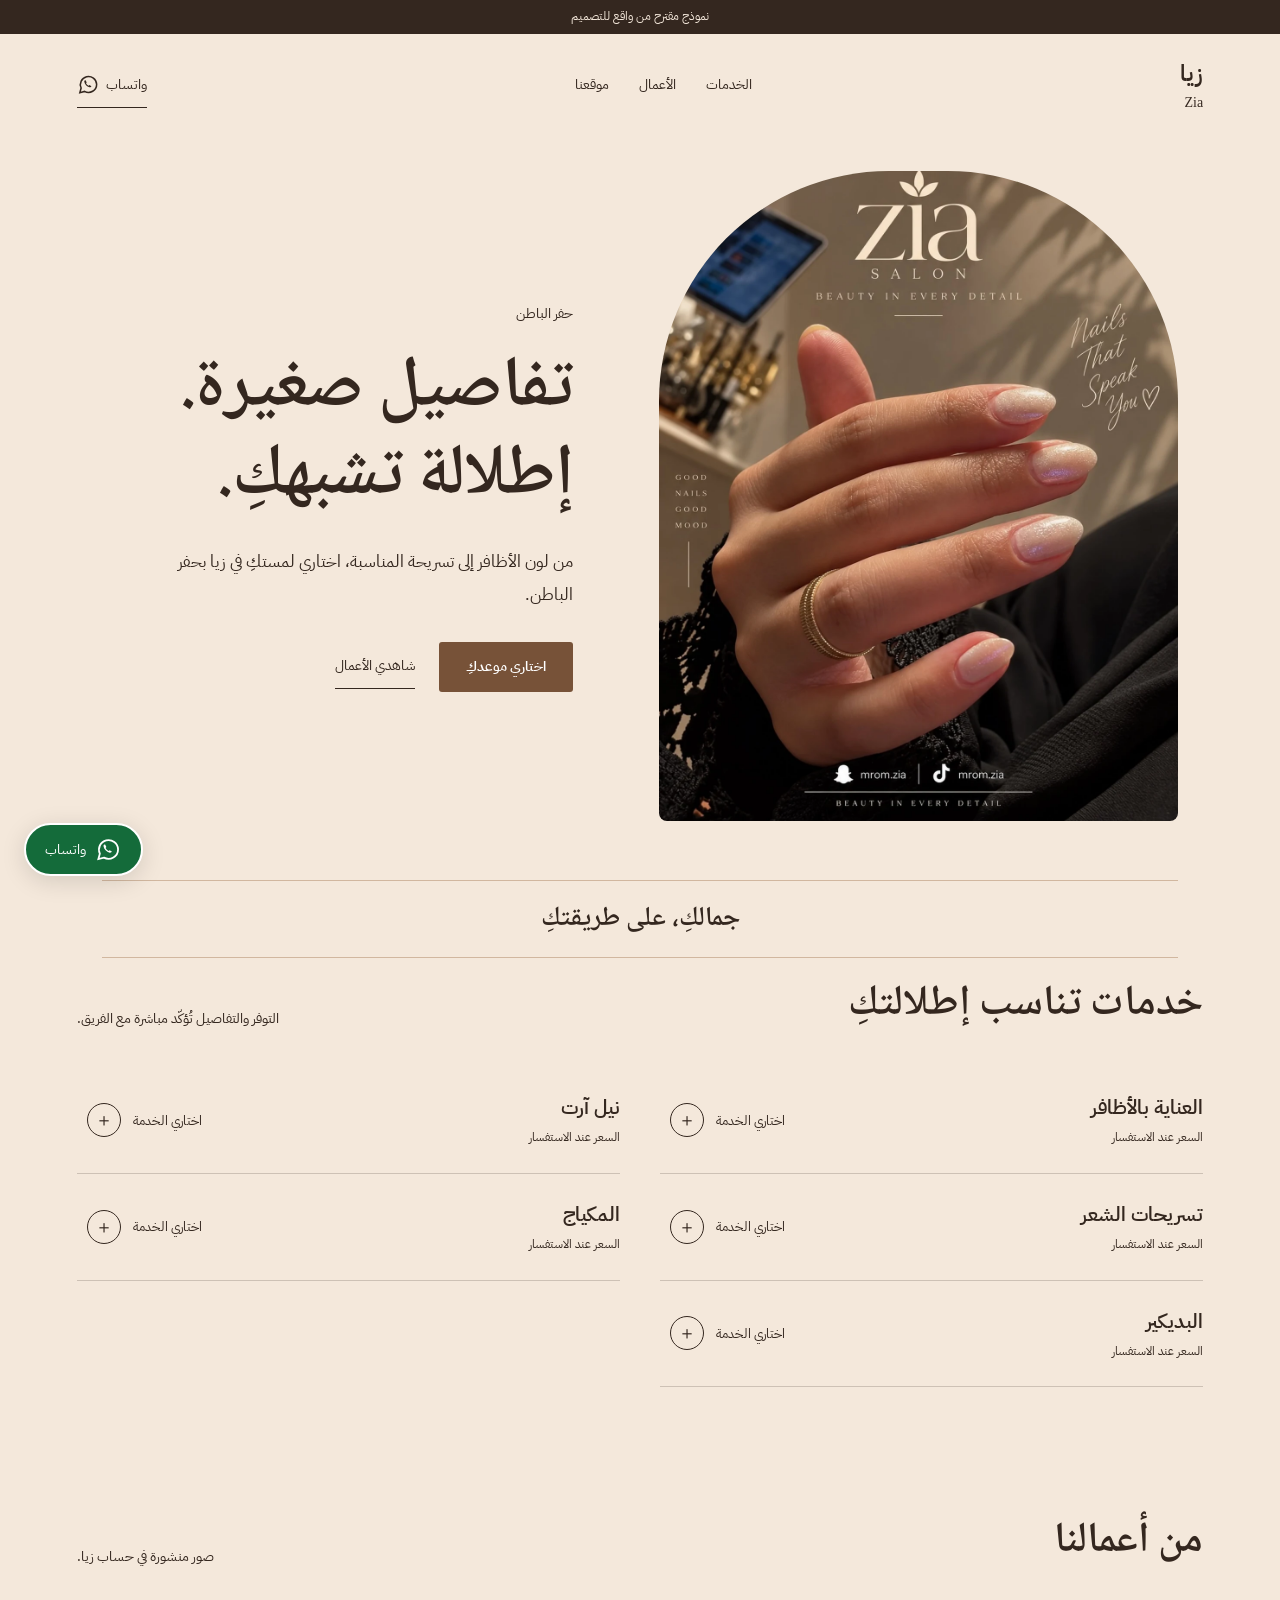
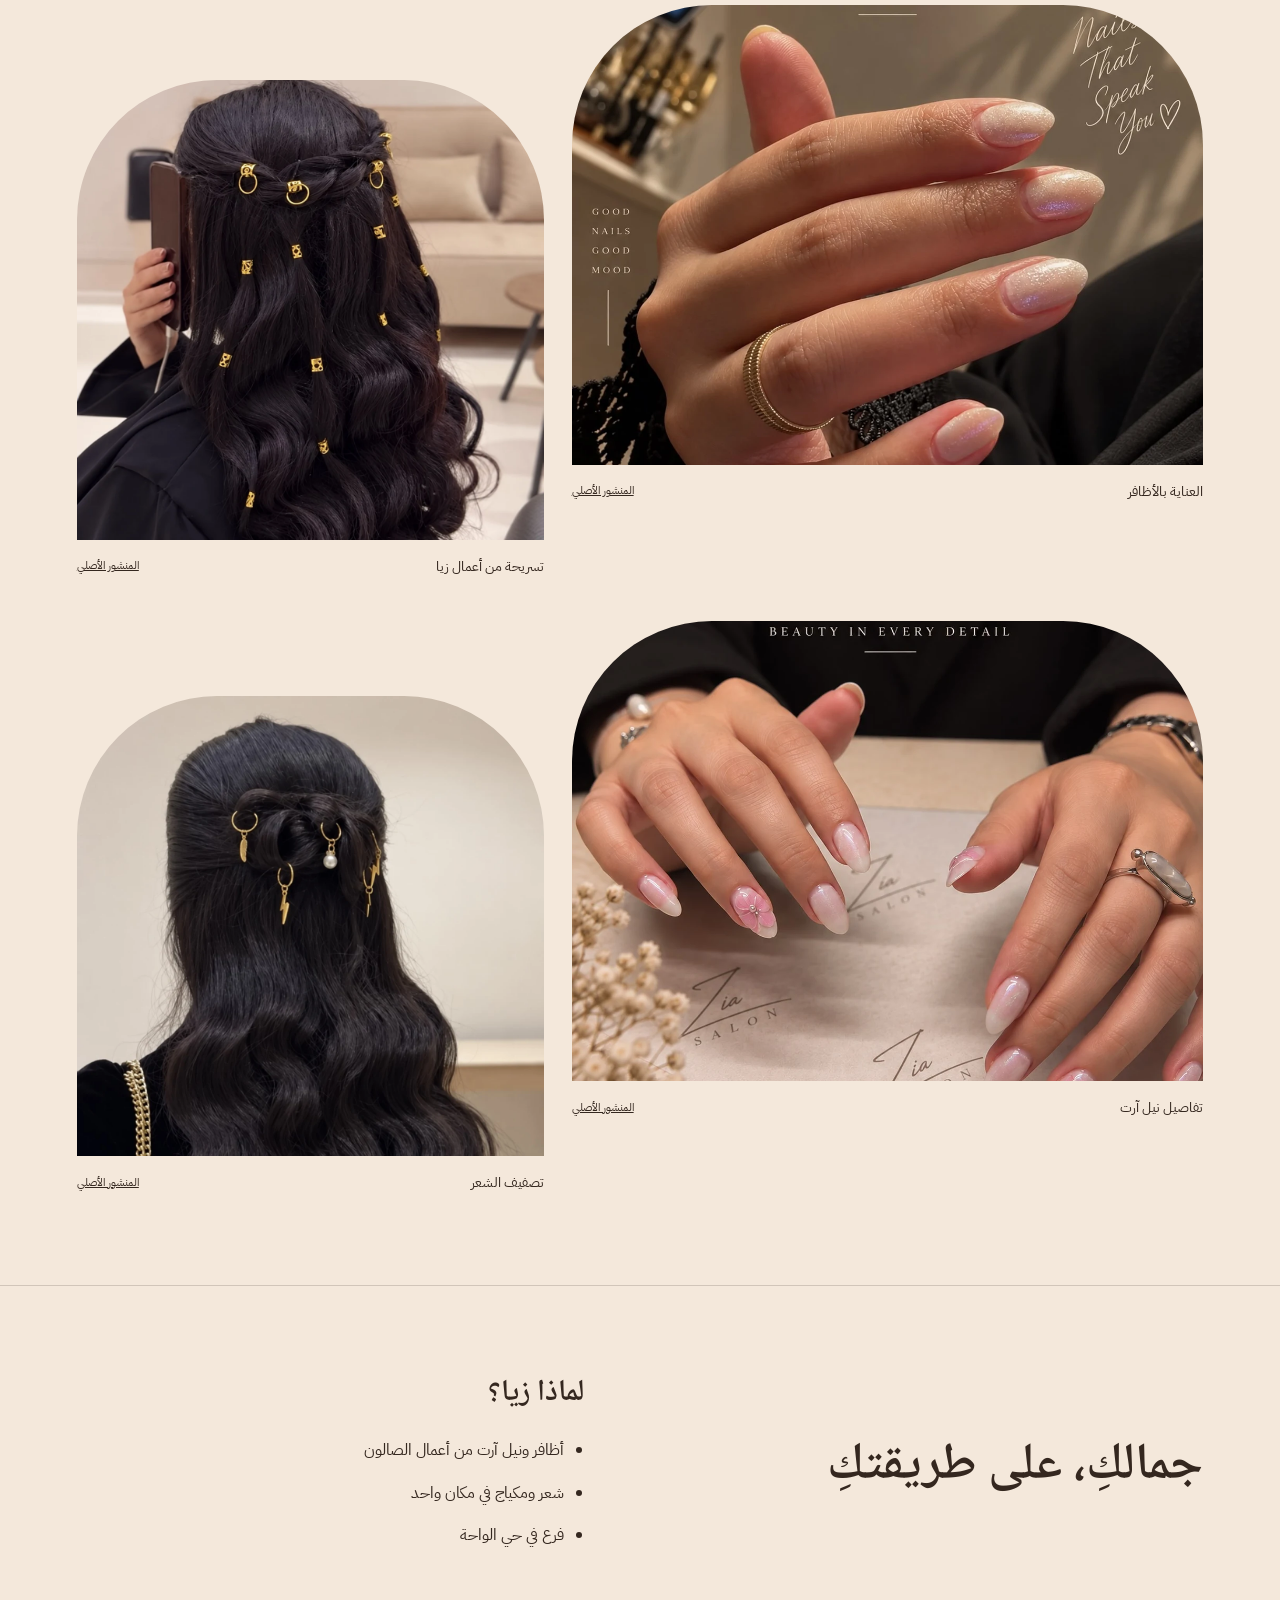
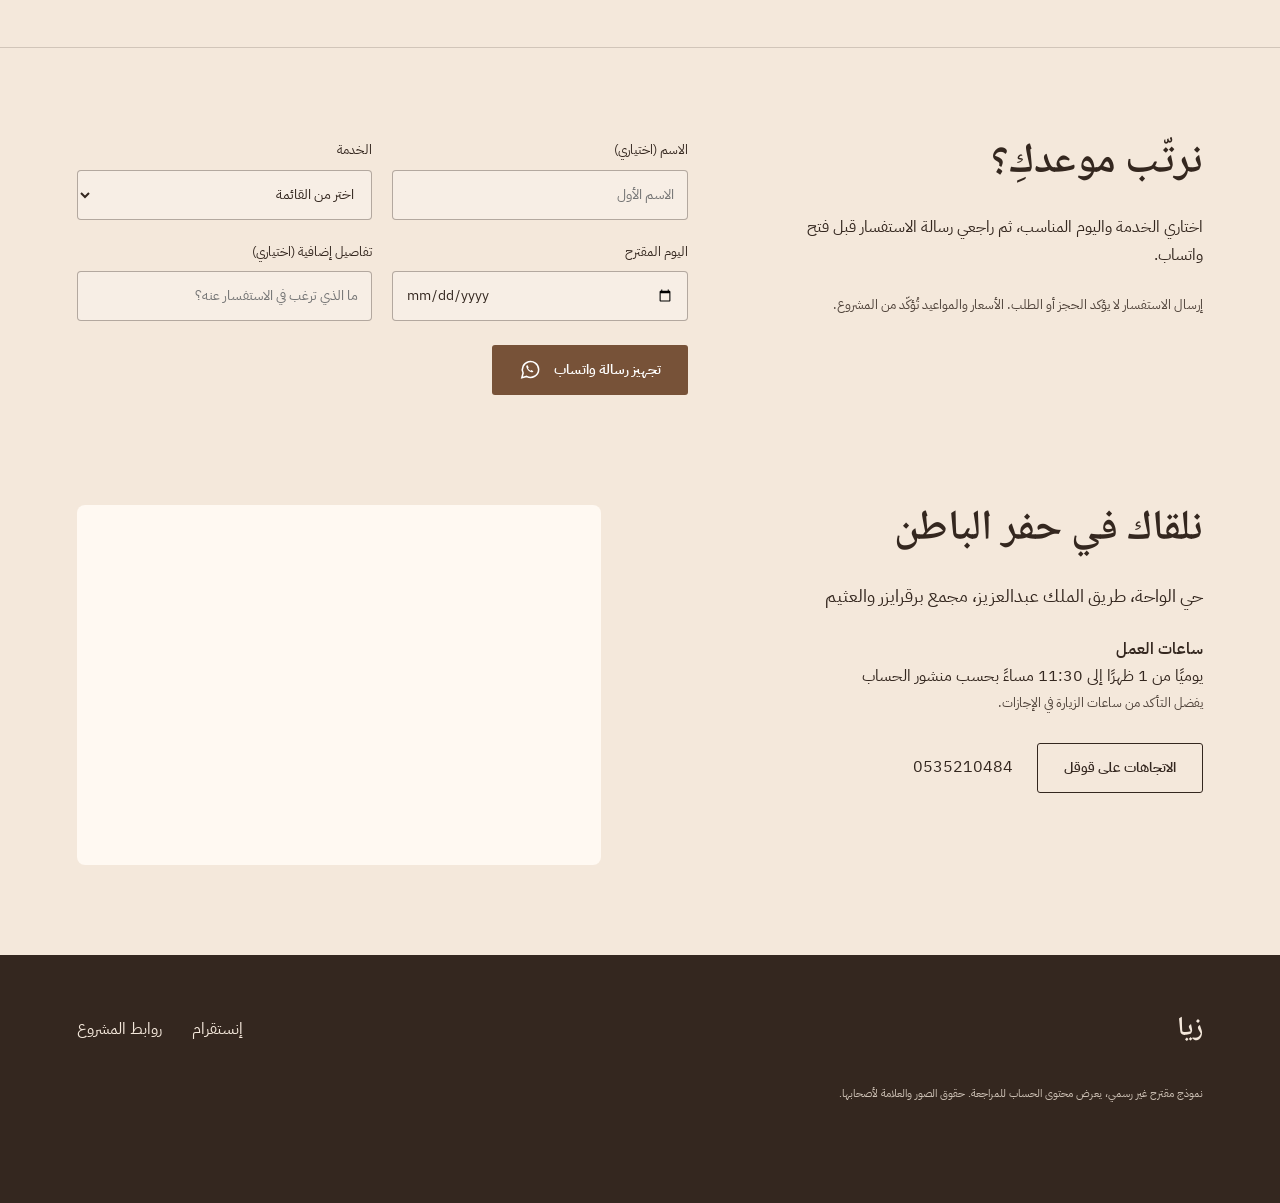
<file: zia-hafar/index.html>
<!doctype html><html lang="ar" dir="rtl"><head><meta charset="utf-8"><meta name="viewport" content="width=device-width,initial-scale=1"><title>زيا | صالون في حفر الباطن</title><meta name="description" content="من لون الأظافر إلى تسريحة المناسبة، اختاري لمستكِ في زيا بحفر الباطن."><meta name="robots" content="noindex,nofollow"><meta name="theme-color" content="#F4E8DB"><meta property="og:title" content="زيا | صالون في حفر الباطن"><meta property="og:description" content="من لون الأظافر إلى تسريحة المناسبة، اختاري لمستكِ في زيا بحفر الباطن."><meta property="og:image" content="https://az212z.github.io/waqea-sites-10-20260927-b3/zia-hafar/photo-0.webp"><link rel="icon" href="favicon.svg"><link rel="stylesheet" href="../shared/base.css"><link rel="stylesheet" href="style.css"><script src="../shared/app.js" defer></script></head><body class="zia-hafar" data-business="زيا" data-wa="966535210484" data-kind="spa"><a class="skip" href="#main">تجاوز إلى المحتوى</a><div class="proposal">نموذج مقترح من واقع للتصميم</div><header><a class="brand" href="#"><span>زيا</span><small lang="en" dir="ltr">Zia</small></a><nav aria-label="التنقل الرئيسي"><a href="#services">الخدمات</a><a href="#gallery">الأعمال</a><a href="#visit">موقعنا</a></nav><a class="nav-contact" href="https://wa.me/966535210484" target="_blank" rel="noopener">واتساب <svg viewBox="0 0 24 24" fill="none" aria-hidden="true"><path d="M20.5 11.7a8.5 8.5 0 0 1-12.6 7.5L3 20.5l1.3-4.8A8.5 8.5 0 1 1 20.5 11.7Z" stroke="currentColor" stroke-width="1.6"/><path d="M8.4 7.6c-.5 0-.9.8-.8 1.5.4 2.7 2.7 5 5.4 5.7.8.2 1.8-.2 2-1l-2-1.2-.9.7a6 6 0 0 1-2.7-2.7l.7-.8-1.1-2.2-.6 0Z" fill="currentColor"/></svg></a></header><main id="main"><section class="hero zia-hero"><div class="zia-photo"><img class="" src="photo-0.webp" alt="العناية بالأظافر" width="900" height="1100" loading="eager" decoding="async"></div><div class="hero-copy"><p class="location">حفر الباطن</p><h1>تفاصيل صغيرة.<br> إطلالة تشبهكِ.</h1><p class="intro">من لون الأظافر إلى تسريحة المناسبة، اختاري لمستكِ في زيا بحفر الباطن.</p><div class="actions"><a class="button primary" href="#request">اختاري موعدكِ</a><a class="text-link" href="#gallery">شاهدي الأعمال</a></div></div><p class="hero-note">جمالكِ، على طريقتكِ</p></section><section class="services wrap" id="services"><div class="section-top"><h2>خدمات تناسب إطلالتكِ</h2><p>التوفر والتفاصيل تُؤكّد مباشرة مع الفريق.</p></div><div class="services-grid"><article class="service"><h3>العناية بالأظافر</h3><span class="price">السعر عند الاستفسار</span><button class="choose" data-select="العناية بالأظافر">اختاري الخدمة<span aria-hidden="true">＋</span></button></article><article class="service"><h3>نيل آرت</h3><span class="price">السعر عند الاستفسار</span><button class="choose" data-select="نيل آرت">اختاري الخدمة<span aria-hidden="true">＋</span></button></article><article class="service"><h3>تسريحات الشعر</h3><span class="price">السعر عند الاستفسار</span><button class="choose" data-select="تسريحات الشعر">اختاري الخدمة<span aria-hidden="true">＋</span></button></article><article class="service"><h3>المكياج</h3><span class="price">السعر عند الاستفسار</span><button class="choose" data-select="المكياج">اختاري الخدمة<span aria-hidden="true">＋</span></button></article><article class="service"><h3>البديكير</h3><span class="price">السعر عند الاستفسار</span><button class="choose" data-select="البديكير">اختاري الخدمة<span aria-hidden="true">＋</span></button></article></div></section><section class="gallery wrap" id="gallery"><div class="section-top"><h2>من أعمالنا</h2><p>صور منشورة في حساب زيا.</p></div><div class="gallery-grid"><figure><button class="photo-button" data-photo="photo-0.webp" data-caption="العناية بالأظافر" aria-label="تكبير العناية بالأظافر"><img class="" src="photo-0.webp" alt="العناية بالأظافر" width="900" height="1100" loading="lazy" decoding="async"></button><figcaption><span>العناية بالأظافر</span><a href="https://www.instagram.com/zia.salon1/p/DdF7Ny8opFd/" target="_blank" rel="noopener" aria-label="مشاهدة منشور العناية بالأظافر">المنشور الأصلي</a></figcaption></figure><figure><button class="photo-button" data-photo="photo-1.webp" data-caption="تسريحة من أعمال زيا" aria-label="تكبير تسريحة من أعمال زيا"><img class="" src="photo-1.webp" alt="تسريحة من أعمال زيا" width="900" height="1100" loading="lazy" decoding="async"></button><figcaption><span>تسريحة من أعمال زيا</span><a href="https://www.instagram.com/zia.salon1/p/DdIFQ74IgZF/" target="_blank" rel="noopener" aria-label="مشاهدة منشور تسريحة من أعمال زيا">المنشور الأصلي</a></figcaption></figure><figure><button class="photo-button" data-photo="photo-2.webp" data-caption="تفاصيل نيل آرت" aria-label="تكبير تفاصيل نيل آرت"><img class="" src="photo-2.webp" alt="تفاصيل نيل آرت" width="900" height="1100" loading="lazy" decoding="async"></button><figcaption><span>تفاصيل نيل آرت</span><a href="https://www.instagram.com/zia.salon1/p/DdF7ze0ob4E/" target="_blank" rel="noopener" aria-label="مشاهدة منشور تفاصيل نيل آرت">المنشور الأصلي</a></figcaption></figure><figure><button class="photo-button" data-photo="photo-3.webp" data-caption="تصفيف الشعر" aria-label="تكبير تصفيف الشعر"><img class="" src="photo-3.webp" alt="تصفيف الشعر" width="900" height="1100" loading="lazy" decoding="async"></button><figcaption><span>تصفيف الشعر</span><a href="https://www.instagram.com/zia.salon1/p/DdIFfoOoxyr/" target="_blank" rel="noopener" aria-label="مشاهدة منشور تصفيف الشعر">المنشور الأصلي</a></figcaption></figure></div></section><section class="why wrap"><p class="why-lead">جمالكِ، على طريقتكِ</p><div><h2>لماذا زيا؟</h2><ul><li>أظافر ونيل آرت من أعمال الصالون</li><li>شعر ومكياج في مكان واحد</li><li>فرع في حي الواحة</li></ul></div></section><section class="request wrap" id="request"><div class="request-copy"><h2>نرتّب موعدكِ؟</h2><p>اختاري الخدمة واليوم المناسب، ثم راجعي رسالة الاستفسار قبل فتح واتساب.</p><p class="small">إرسال الاستفسار لا يؤكد الحجز أو الطلب. الأسعار والمواعيد تُؤكّد من المشروع.</p></div><form id="request-form"><div class="form-grid"><label>الاسم (اختياري)<input name="name" autocomplete="given-name" maxlength="70" placeholder="الاسم الأول"></label><label>الخدمة<select name="service" required><option value="">اختر من القائمة</option><option>العناية بالأظافر</option><option>نيل آرت</option><option>تسريحات الشعر</option><option>المكياج</option><option>البديكير</option></select></label><label>اليوم المقترح<input type="date" name="date"></label><label>تفاصيل إضافية (اختياري)<input name="note" maxlength="400" placeholder="ما الذي ترغب في الاستفسار عنه؟"></label></div><button class="button primary prepare" type="submit">تجهيز رسالة واتساب <svg viewBox="0 0 24 24" fill="none" aria-hidden="true"><path d="M20.5 11.7a8.5 8.5 0 0 1-12.6 7.5L3 20.5l1.3-4.8A8.5 8.5 0 1 1 20.5 11.7Z" stroke="currentColor" stroke-width="1.6"/><path d="M8.4 7.6c-.5 0-.9.8-.8 1.5.4 2.7 2.7 5 5.4 5.7.8.2 1.8-.2 2-1l-2-1.2-.9.7a6 6 0 0 1-2.7-2.7l.7-.8-1.1-2.2-.6 0Z" fill="currentColor"/></svg></button><div class="message-result" hidden><label>راجع الرسالة<textarea id="message-preview" rows="5"></textarea></label><a class="button whatsapp" id="send-whatsapp" target="_blank" rel="noopener">فتح واتساب بالرسالة <svg viewBox="0 0 24 24" fill="none" aria-hidden="true"><path d="M20.5 11.7a8.5 8.5 0 0 1-12.6 7.5L3 20.5l1.3-4.8A8.5 8.5 0 1 1 20.5 11.7Z" stroke="currentColor" stroke-width="1.6"/><path d="M8.4 7.6c-.5 0-.9.8-.8 1.5.4 2.7 2.7 5 5.4 5.7.8.2 1.8-.2 2-1l-2-1.2-.9.7a6 6 0 0 1-2.7-2.7l.7-.8-1.1-2.2-.6 0Z" fill="currentColor"/></svg></a><p class="small" role="status">يمكنك تعديل الرسالة قبل فتح واتساب. الإرسال يتم منك داخل التطبيق.</p></div></form></section><section class="visit wrap" id="visit"><div class="visit-copy"><h2>نلقاك في حفر الباطن</h2><p class="address">حي الواحة، طريق الملك عبدالعزيز، مجمع برقرايزر والعثيم</p><h3>ساعات العمل</h3><p>يوميًا من 1 ظهرًا إلى 11:30 مساءً بحسب منشور الحساب</p><p class="small">يفضل التأكد من ساعات الزيارة في الإجازات.</p><div class="actions"><a class="button outline" href="https://www.google.com/maps/search/صالون+زيا+حفر+الباطن" target="_blank" rel="noopener">الاتجاهات على قوقل</a><a href="tel:+966535210484"><bdi>0535210484</bdi></a></div></div><iframe class="map" title="خريطة زيا" src="https://maps.google.com/maps?q=%D8%B2%D9%8A%D8%A7%20%D8%AD%D9%8A%20%D8%A7%D9%84%D9%88%D8%A7%D8%AD%D8%A9%D8%8C%20%D8%B7%D8%B1%D9%8A%D9%82%20%D8%A7%D9%84%D9%85%D9%84%D9%83%20%D8%B9%D8%A8%D8%AF%D8%A7%D9%84%D8%B9%D8%B2%D9%8A%D8%B2%D8%8C%20%D9%85%D8%AC%D9%85%D8%B9%20%D8%A8%D8%B1%D9%82%D8%B1%D8%A7%D9%8A%D8%B2%D8%B1%20%D9%88%D8%A7%D9%84%D8%B9%D8%AB%D9%8A%D9%85%20%D8%AD%D9%81%D8%B1%20%D8%A7%D9%84%D8%A8%D8%A7%D8%B7%D9%86&output=embed" loading="lazy" referrerpolicy="no-referrer-when-downgrade" allowfullscreen></iframe></section></main><footer><a class="footer-brand" href="#">زيا</a><div><a href="https://www.instagram.com/zia.salon1/" target="_blank" rel="noopener">إنستقرام</a><a href="https://linktr.ee/zia.spa.salon" target="_blank" rel="noopener">روابط المشروع</a></div><p>نموذج مقترح غير رسمي، يعرض محتوى الحساب للمراجعة. حقوق الصور والعلامة لأصحابها.</p></footer><a class="whatsapp-float" href="https://wa.me/966535210484" target="_blank" rel="noopener" aria-label="تواصل مع زيا عبر واتساب"><svg viewBox="0 0 24 24" fill="none" aria-hidden="true"><path d="M20.5 11.7a8.5 8.5 0 0 1-12.6 7.5L3 20.5l1.3-4.8A8.5 8.5 0 1 1 20.5 11.7Z" stroke="currentColor" stroke-width="1.6"/><path d="M8.4 7.6c-.5 0-.9.8-.8 1.5.4 2.7 2.7 5 5.4 5.7.8.2 1.8-.2 2-1l-2-1.2-.9.7a6 6 0 0 1-2.7-2.7l.7-.8-1.1-2.2-.6 0Z" fill="currentColor"/></svg><span>واتساب</span></a><dialog class="lightbox"><button class="close-lightbox" aria-label="إغلاق الصورة">×</button><img alt=""><p></p></dialog></body></html>
</file>
<file: shared/base.css>
@font-face{font-family:IBM;src:url(font-0.ttf);font-display:swap;font-weight:400}@font-face{font-family:IBM;src:url(font-2.ttf);font-display:swap;font-weight:600}@font-face{font-family:Naskh;src:url(font-3.ttf);font-display:swap;font-weight:600}@font-face{font-family:Tajawal;src:url(font-5.ttf);font-display:swap;font-weight:400}@font-face{font-family:Tajawal;src:url(font-6.ttf);font-display:swap;font-weight:700}
*{box-sizing:border-box}html{scroll-behavior:smooth;scroll-padding-top:30px}body{margin:0;background:var(--bg);color:var(--ink);font:400 16px/1.8 IBM,Arial,sans-serif}img{display:block;max-width:100%;object-fit:cover}a{color:inherit;text-decoration:none}button,input,select,textarea{font:inherit}button,a,input,select,textarea{-webkit-tap-highlight-color:transparent}button{cursor:pointer}a,button{touch-action:manipulation}button:focus-visible,a:focus-visible,input:focus-visible,select:focus-visible,textarea:focus-visible{outline:3px solid #1e8561;outline-offset:5px}button svg,a svg{width:23px;height:23px;flex:none}h1,h2,h3,p,figure{margin:0}h1,h2{font-family:Naskh,serif;font-weight:600;line-height:1.22}h1{font-size:clamp(48px,5.6vw,86px);letter-spacing:-1px}h2{font-size:clamp(32px,3.3vw,50px)}h3{font-size:20px;line-height:1.6}p{max-width:60ch}header{max-width:1440px;margin:auto;padding:24px 6%;display:flex;align-items:center;gap:30px;justify-content:space-between}.proposal{text-align:center;font-size:12px;padding:6px 14px;background:var(--ink);color:var(--bg)}.brand{display:flex;flex-direction:column;font-size:23px;font-weight:600;line-height:1.4}.brand small{font-family:Georgia,serif;font-size:14px;font-weight:400;margin-top:3px;align-self:flex-start}nav{display:flex;gap:30px;font-size:14px}nav a{padding:12px 0}.nav-contact{display:flex;align-items:center;gap:6px;font-size:14px;border-bottom:1px solid currentColor;padding:10px 0}.wrap{max-width:1320px;margin:0 auto;padding:90px 6%}.hero{max-width:1440px;margin:auto;position:relative}.hero-copy{position:relative;z-index:1}.hero-copy .location{font-size:14px;margin-bottom:20px}.intro{font-size:17px;line-height:1.95;margin:24px 0 30px;max-width:40ch}.actions{display:flex;gap:24px;align-items:center;flex-wrap:wrap}.button{min-height:50px;display:inline-flex;align-items:center;justify-content:center;gap:12px;padding:12px 26px;border:1px solid transparent;font-weight:600;font-size:14px;border-radius:3px;line-height:1.7}.primary{background:var(--accent);color:white}.outline{border-color:currentColor;background:transparent;color:var(--ink)}.text-link{border-bottom:1px solid currentColor;padding:9px 0;font-size:14px}.small{font-size:13px;line-height:1.8;opacity:.85}.section-top{display:flex;gap:40px;justify-content:space-between;align-items:end;margin-bottom:36px}.section-top p{font-size:14px;max-width:35ch}.services-grid{display:grid;grid-template-columns:repeat(2,minmax(0,1fr));gap:0 40px}.service{padding:24px 0;border-bottom:1px solid color-mix(in srgb,var(--ink) 20%,transparent);display:grid;grid-template-columns:1fr auto;align-items:center;gap:4px 15px}.price{font-size:12px;grid-row:2}.choose{border:0;background:transparent;color:var(--ink);display:flex;align-items:center;gap:12px;padding:10px 0 10px 10px;font-size:13px;grid-column:2;grid-row:1/3}.choose span{border:1px solid currentColor;border-radius:100%;width:34px;height:34px;display:grid;place-items:center;font-size:18px}.services>.text-link,.services>.button{margin-top:28px}.services>.small{margin-top:24px}.gallery{padding-top:40px}.gallery-grid{display:grid;grid-template-columns:repeat(2,minmax(0,1fr));gap:42px 28px}.photo-button{padding:0;width:100%;border:0;background:transparent;display:block;overflow:hidden}.photo-button img{width:100%;height:460px;transition:transform .3s}.photo-button:hover img{transform:scale(1.025)}figcaption{display:flex;align-items:center;justify-content:space-between;gap:20px;font-size:14px;margin-top:14px}figcaption a{font-size:11px;text-decoration:underline;white-space:nowrap}.why{display:grid;grid-template-columns:1fr 1fr;gap:10%;border-top:1px solid color-mix(in srgb,var(--ink) 18%,transparent);border-bottom:1px solid color-mix(in srgb,var(--ink) 18%,transparent)}.why-lead{font-family:Naskh;font-size:clamp(35px,4vw,58px);line-height:1.4;align-self:center}.why h2{font-size:30px}.why ul{padding:0 20px 0 0;margin-bottom:0}.why li{padding:7px 0}.request{display:grid;grid-template-columns:1fr 1.4fr;gap:7%}.request-copy p{margin-top:23px}.form-grid{display:grid;grid-template-columns:1fr 1fr;gap:20px}label{display:flex;flex-direction:column;gap:8px;font-size:13px}input,select,textarea{width:100%;max-width:100%;min-width:0;background:color-mix(in srgb,var(--bg) 72%,white);color:var(--ink);border:1px solid color-mix(in srgb,var(--ink) 35%,transparent);border-radius:4px;min-height:50px;padding:10px 13px;font-size:14px;outline-offset:2px}input[type=date]{min-width:0;appearance:none}textarea{resize:vertical}.prepare{margin-top:24px}.message-result{margin-top:25px;padding:20px;background:var(--soft);border-radius:6px}.message-result .button{margin-top:18px}.message-result p{margin-top:12px}.whatsapp{background:#146b3a;color:white}.visit{display:grid;grid-template-columns:1fr 1fr;gap:7%;padding-top:20px}.visit h3{font-size:16px;margin-top:24px}.visit-copy .address{font-size:18px;margin-top:24px}.visit .actions{margin-top:28px}.map{width:100%;height:360px;border:0;border-radius:8px;background:var(--soft)}footer{padding:50px 6% 100px;background:var(--ink);color:var(--bg);display:flex;flex-wrap:wrap;align-items:center;justify-content:space-between;gap:30px}.footer-brand{font-size:27px;font-family:Naskh}footer>div{display:flex;gap:30px}footer p{flex-basis:100%;font-size:11px;opacity:.8;max-width:none}.whatsapp-float{position:fixed;bottom:24px;left:24px;background:#146b3a;color:#fff;border:2px solid #fff;z-index:20;display:flex;align-items:center;gap:9px;padding:11px 19px;border-radius:40px;box-shadow:0 5px 25px #0002;min-height:52px;font-size:14px}.whatsapp-float svg{width:27px;height:27px}.lightbox{border:0;padding:15px;background:var(--bg);color:var(--ink);max-width:min(92vw,850px);max-height:94dvh;border-radius:6px}.lightbox::backdrop{background:#000b}.lightbox img{max-height:78dvh;max-width:100%;width:auto;height:auto;object-fit:contain;margin:auto}.lightbox p{text-align:center;padding:10px}.close-lightbox{position:absolute;right:22px;top:22px;width:44px;height:44px;background:#fff;color:#222;border:1px solid #555;border-radius:50%;font:30px Arial;z-index:1}.skip{position:fixed;top:-80px;z-index:100;background:#fff;padding:15px}.skip:focus{top:10px}
/* Each hero is composed for its source material. */
.zia-hero{display:grid;grid-template-columns:1.1fr 1fr;gap:8%;padding:35px 8% 60px;align-items:center}.zia-photo{position:relative;height:650px}.zia-photo img{height:100%;width:100%;border-radius:230px 230px 8px 8px;object-position:center}.zia-photo span{position:absolute;bottom:25px;right:35px;color:#fff;font:70px Georgia;text-shadow:0 2px 20px #000}.zia-hero .hero-note{grid-column:1/-1;text-align:center;max-width:none;font-family:Naskh;font-size:27px;border-block:1px solid #a87e5b77;padding:14px}.zia-hafar .services{padding-top:20px}.zia-hafar .gallery-grid{grid-template-columns:1.15fr .85fr}.zia-hafar .gallery figure:nth-child(even){padding-top:75px}.zia-hafar .photo-button img{border-radius:140px 140px 0 0}
.om-khalid-makkah{font-family:Tajawal,sans-serif}.om-khalid-makkah h1,.om-khalid-makkah h2{font-family:Tajawal;line-height:1.2}.om-hero{display:grid;grid-template-columns:1.1fr .7fr 1fr;gap:28px;padding:35px 6% 60px;align-items:end}.om-hero .hero-copy{grid-column:1/3;grid-row:1}.om-hero .hero-copy h1 br{display:none}.om-hero h1{max-width:11ch}.om-photo-main{grid-column:3;grid-row:1/3}.om-photo-main img{height:620px;width:100%;border-radius:160px 160px 0 0}.om-photo-small{grid-column:1/3;display:grid;grid-template-columns:170px 1fr;align-items:end;gap:28px;background:var(--soft);padding:20px}.om-photo-small img{width:170px;height:175px}.om-photo-small figcaption{font-size:24px;padding-bottom:8px}.om-khalid-makkah .services-grid{grid-template-columns:1fr}.om-khalid-makkah .service{grid-template-columns:1fr 180px 160px}.om-khalid-makkah .price{grid-column:2;grid-row:1}.om-khalid-makkah .choose{grid-column:3;grid-row:1}.om-khalid-makkah .gallery-grid{grid-template-columns:repeat(4,1fr);gap:22px}.om-khalid-makkah .photo-button img{height:350px}.om-khalid-makkah figcaption{display:block}.om-khalid-makkah figcaption a{display:block;margin-top:4px}.om-khalid-makkah .why{background:var(--soft);border:0}
.hory-hero{display:grid;grid-template-columns:1.15fr 1fr;padding:40px 6% 65px;align-items:center}.hory-panel{background:var(--accent);color:white;padding:65px 12% 65px 20%;margin-left:-70px}.hory-photo{position:relative;height:620px;align-self:end;margin-top:65px;z-index:2}.hory-photo img{height:100%;width:100%;border-radius:200px 200px 0 0}.hory-hero .primary{background:var(--soft);color:var(--accent)}.hory-hero .hero-note{margin-top:35px;font-size:13px}.horiyat-yanbu .gallery-grid{grid-template-columns:repeat(3,1fr)}.horiyat-yanbu .gallery figure:first-child{grid-row:span 2}.horiyat-yanbu .gallery figure:first-child img{height:800px}.horiyat-yanbu .photo-button img{height:365px}.horiyat-yanbu .request{background:var(--soft)}
.lv-chocolatras{font-family:Tajawal,sans-serif}.lv-hero{padding:30px 6% 60px;text-align:center}.lv-hero h1{font-size:76px}.lv-hero h1 br{display:none}.lv-hero .intro{margin:20px auto;max-width:53ch}.lv-hero .actions{justify-content:center}.lv-tray{display:grid;grid-template-columns:1fr 1.25fr 1fr;gap:28px;align-items:center;margin-top:45px}.lv-tray img{height:330px;width:100%;border-radius:150px 150px 8px 8px}.lv-tray img:nth-child(2){height:440px;border-radius:220px}.lv-chocolatras .services{background:var(--accent);color:var(--bg)}.lv-chocolatras .choose{color:var(--bg)}.lv-chocolatras .service{border-color:#fff5}.lv-chocolatras .gallery{padding-top:90px}.lv-chocolatras .gallery-grid{grid-template-columns:repeat(3,1fr)}.lv-chocolatras .gallery figure:first-child{grid-column:span 2}.lv-chocolatras .photo-button img{height:340px}.lv-chocolatras .gallery figure:first-child img{height:440px}.lv-chocolatras .why{background:#f4e9d5}
.nook-hero{padding:40px 6% 70px;display:grid;grid-template-columns:1fr 1fr;align-items:center;gap:5%}.healthy-nook h1,.healthy-nook h2{font-family:IBM;line-height:1.35}.nook-photo{position:relative}.nook-photo img{height:580px;width:100%;border-radius:48% 48% 45% 45%;object-position:center 55%}.nook-photo span{background:var(--accent);color:var(--bg);position:absolute;bottom:25px;right:-20px;border-radius:50%;height:130px;width:130px;display:grid;place-items:center;font-size:18px;transform:rotate(7deg)}.healthy-nook .button{border-radius:35px}.healthy-nook .services-grid{gap:18px}.healthy-nook .service{padding:25px;background:#fff7;border:0;border-radius:20px}.healthy-nook .gallery-grid{grid-template-columns:repeat(3,1fr);gap:30px}.healthy-nook .gallery figure:first-child{grid-row:span 2}.healthy-nook .gallery figure:first-child img{height:700px}.healthy-nook .photo-button img{height:300px;border-radius:22px}.healthy-nook .why{background:var(--accent);color:var(--bg);border-radius:35px}.healthy-nook .request{padding-top:100px}
.reto-unaizah{font-family:Tajawal}.reto-hero{margin:15px 4% 0;min-height:680px;padding:75px 7%;display:flex;align-items:center;isolation:isolate;color:var(--bg);overflow:hidden;border-radius:8px}.reto-hero .hero-bg{position:absolute;inset:0;width:100%;height:100%;z-index:-2;object-position:center 55%}.reto-hero:before{content:'';position:absolute;inset:0;background:linear-gradient(270deg,#102e22ed,#102e22a8 48%,#102e2220);z-index:-1}.reto-hero h1{font-size:95px}.reto-hero .primary{background:var(--bg);color:var(--ink)}.reto-stamp{border:1px solid var(--bg);width:120px;height:120px;border-radius:50%;display:grid;place-content:center;text-align:center;position:absolute;left:50px;bottom:45px;font-family:Naskh;font-size:24px;transform:rotate(-10deg)}.reto-unaizah .services{max-width:1000px}.reto-unaizah .services-grid{grid-template-columns:1fr}.reto-unaizah .service h3{font-size:26px}.reto-unaizah .gallery-grid{grid-template-columns:repeat(3,1fr)}.reto-unaizah .gallery figure:first-child{grid-column:span 2}.reto-unaizah .photo-button img{height:360px;border-radius:8px}.reto-unaizah .why{background:var(--ink);color:var(--bg);border:0}
.lafit-madinah h1,.lafit-madinah h2{font-family:IBM;line-height:1.3;font-weight:400}.lafit-hero{padding:35px 6% 0;display:grid;grid-template-columns:1.4fr 1fr;gap:45px;align-items:center}.lafit-image img{height:560px;width:100%;object-position:center}.lafit-hero h1{font-size:68px}.lafit-hero .hero-note{grid-column:1/-1;font-size:14px;text-align:center;max-width:none;border-bottom:1px solid #999;padding:12px 0 24px}.lafit-madinah .services-grid{grid-template-columns:repeat(4,1fr);gap:28px}.lafit-madinah .service{display:flex;flex-direction:column;align-items:start;justify-content:space-between;gap:15px;border-bottom:0;border-right:1px solid #999;padding:0 18px}.lafit-madinah .service h3{font-size:19px}.lafit-madinah .gallery-grid{grid-template-columns:1fr 1fr}.lafit-madinah .gallery figure:first-child{grid-column:1/-1}.lafit-madinah .gallery figure:first-child img{height:570px}.lafit-madinah .photo-button img{height:400px}.lafit-madinah .request{background:white}.lafit-madinah .why-lead{font-family:IBM}
.qasr-riyadh{font-family:Tajawal}.qasr-hero{display:grid;grid-template-columns:.85fr 1.2fr;gap:6%;padding:35px 8% 70px;align-items:center}.qasr-main{position:relative}.qasr-main img{height:650px;width:100%;border-radius:180px 0 0 0}.qasr-main span{position:absolute;bottom:25px;right:25px;background:var(--bg);padding:8px 15px;font-size:12px}.qasr-hero .hero-copy{border-right:3px solid var(--soft);padding-right:30px}.qasr-riyadh .gallery-grid{gap:48px;grid-template-columns:1fr 1fr}.qasr-riyadh .gallery figure:nth-child(even){margin-top:100px}.qasr-riyadh .photo-button img{height:530px}.qasr-riyadh .gallery figure:last-child{grid-column:1/-1;max-width:800px;justify-self:center;width:100%}.qasr-riyadh .why{background:var(--soft);border:0}.qasr-riyadh .service h3{font-family:Naskh;font-size:26px}
.atlal-hero{display:grid;grid-template-columns:1fr 1.2fr 1fr;gap:34px;padding:30px 6% 65px;align-items:center;text-align:center}.atlal-hero .intro{font-size:15px}.atlal-hero .actions{justify-content:center;gap:12px}.atlal-hero h1{font-size:74px}.atlal-hair img,.atlal-makeup img{height:530px;width:100%;border-radius:160px 160px 0 0}.atlal-makeup{margin-top:90px}.atlal-taif .services{background:var(--ink);color:var(--bg)}.atlal-taif .choose{color:var(--bg)}.atlal-taif .service{border-color:#fff4}.atlal-taif .gallery{padding-top:80px}.atlal-taif .gallery-grid{grid-template-columns:repeat(3,1fr)}.atlal-taif .photo-button img{height:370px}.atlal-taif .gallery figure:first-child{grid-row:span 2}.atlal-taif .gallery figure:first-child img{height:790px}.atlal-taif .why-lead{color:#825528}
.sasha-tabuk{font-family:Tajawal}.sasha-tabuk h1,.sasha-tabuk h2{font-family:Tajawal;line-height:1.2}.sasha-hero{padding:65px 7% 80px;display:grid;grid-template-columns:1fr 1fr;align-items:center;gap:7%;background:var(--soft)}.sasha-hero h1{font-size:80px}.sasha-mirrors{position:relative;padding:0 0 100px 70px}.sasha-mirrors img:first-child{height:430px;width:90%;border-radius:220px 220px 12px 12px}.sasha-mirrors img:last-child{position:absolute;bottom:0;left:0;width:55%;height:270px;border-radius:150px;border:8px solid var(--soft)}.sasha-tabuk .button{border-radius:28px}.sasha-tabuk .gallery-grid{grid-template-columns:repeat(4,1fr);gap:20px}.sasha-tabuk .photo-button img{height:340px;border-radius:140px 140px 4px 4px}.sasha-tabuk figcaption{display:block}.sasha-tabuk figcaption a{display:block;margin-top:6px}.sasha-tabuk .service .price{font-size:21px}.sasha-tabuk .why{background:var(--soft);border:0}
@media(min-width:1500px){.reto-hero{margin-inline:auto;max-width:1320px}}@media(max-width:1000px){header{padding-inline:5%;gap:15px}nav{gap:20px}.hero h1{font-size:58px}.zia-photo,.hory-photo{height:520px}.zia-hero{gap:5%;padding-inline:5%}.om-hero{grid-template-columns:1fr 1fr}.om-hero .hero-copy{grid-column:1;grid-row:1}.om-photo-main{grid-column:2;grid-row:1/3}.om-photo-main img{height:610px}.om-photo-small{grid-column:1;grid-template-columns:120px 1fr;gap:16px}.om-photo-small img{width:120px;height:140px}.om-photo-small figcaption{font-size:18px}.hory-panel{padding:45px 30px 45px 90px}.hory-photo{height:520px}.lv-tray{gap:18px}.lv-tray img{height:270px}.lv-tray img:nth-child(2){height:360px}.nook-photo img{height:490px}.nook-photo span{width:100px;height:100px;right:-5px}.lafit-hero{gap:30px;grid-template-columns:1.1fr 1fr}.lafit-image img{height:520px}.lafit-madinah .services-grid{grid-template-columns:repeat(2,1fr);gap:35px}.qasr-main img{height:560px}.atlal-hero{grid-template-columns:1fr 1.3fr;gap:25px}.atlal-hero .hero-copy{grid-column:1;grid-row:1;text-align:right}.atlal-hair{grid-column:2;grid-row:1/3}.atlal-hair img{height:580px}.atlal-makeup{grid-row:2;grid-column:1;margin-top:0}.atlal-makeup img{height:200px;width:160px;border-radius:100px}.atlal-hero .actions{justify-content:start}.sasha-mirrors{padding-left:40px}.sasha-mirrors img:first-child{height:370px}.sasha-mirrors img:last-child{height:210px}.om-khalid-makkah .gallery-grid,.sasha-tabuk .gallery-grid{grid-template-columns:repeat(2,1fr)}.gallery-grid,.qasr-riyadh .gallery-grid{gap:32px 24px}.photo-button img{height:380px}.request{grid-template-columns:1fr 1.25fr;gap:6%}.form-grid{grid-template-columns:1fr}.wrap{padding-block:65px}.visit{padding-top:10px}.gallery{padding-top:20px}}
@media(max-width:650px){body{font-size:15px}header{padding:18px 22px;flex-wrap:wrap;gap:12px}.brand{font-size:20px}.brand small{font-size:12px}.nav-contact{margin-right:auto}nav{order:3;width:100%;justify-content:center;border-top:1px solid color-mix(in srgb,var(--ink) 15%,transparent);gap:35px;padding-top:3px}nav a{padding:8px 0;font-size:13px}.proposal{font-size:10px;padding:5px 10px}h1,.hero h1{font-size:50px;letter-spacing:0}h2{font-size:34px}.intro{font-size:15px;margin:20px 0 25px;line-height:1.9}.hero-copy .location{margin-bottom:13px;font-size:12px}.actions{gap:18px}.button{font-size:13px;padding:12px 20px;min-height:49px}.text-link{font-size:13px}.wrap{padding:55px 24px}.section-top{display:block;margin-bottom:25px}.section-top p{margin-top:15px;font-size:13px}.services-grid{grid-template-columns:1fr;gap:0}.service{padding:20px 0;gap:4px 10px}.service h3{font-size:19px}.price{font-size:11px}.choose{font-size:12px;padding-left:0;gap:8px}.choose span{width:30px;height:30px}.gallery{padding-top:15px}.gallery-grid{gap:30px 14px;grid-template-columns:1fr 1fr}.photo-button img{height:240px}figcaption{display:block;font-size:12px;margin-top:10px}figcaption a{display:block;margin-top:5px;font-size:10px}.why{display:block}.why-lead{font-size:38px;margin-bottom:28px}.why h2{font-size:26px}.why li{font-size:14px}.request{display:block}.request-copy p{margin-top:18px}.request form{margin-top:30px}.form-grid{gap:17px}.prepare{width:100%}.message-result{padding:15px}.message-result .button{width:100%}.visit{display:flex;flex-direction:column;gap:32px;padding-top:15px}.visit h2{font-size:31px}.visit-copy .address{font-size:17px;margin-top:20px}.map{height:270px}footer{padding:38px 24px 110px;gap:23px}footer>div{gap:20px;font-size:13px}.footer-brand{font-size:24px}footer p{font-size:10px}.whatsapp-float{bottom:16px;left:16px;padding:10px 16px;min-height:50px;font-size:13px}.whatsapp-float svg{width:25px;height:25px}
.zia-hero{display:flex;flex-direction:column;padding:25px 24px 30px;gap:32px;align-items:stretch}.zia-hero .hero-copy{order:0}.zia-photo{order:1;height:430px;width:85%;align-self:center}.zia-photo img{border-radius:170px 170px 5px 5px}.zia-photo span{font-size:55px}.zia-hero .hero-note{order:2;font-size:22px}.zia-hafar .gallery-grid{grid-template-columns:1fr 1fr}.zia-hafar .gallery figure:nth-child(even){padding-top:35px}.zia-hafar .photo-button img{height:260px;border-radius:100px 100px 0 0}
.om-hero{display:grid;grid-template-columns:1fr 1fr;padding:22px 24px 35px;gap:22px 15px;align-items:start}.om-hero .hero-copy{grid-column:1/-1;grid-row:1}.om-hero .hero-copy h1{max-width:11ch}.om-photo-main{grid-column:1;grid-row:2}.om-photo-main img{height:310px;border-radius:90px 90px 0 0}.om-photo-small{grid-column:2;grid-row:2;display:block;margin-top:50px;padding:10px}.om-photo-small img{width:100%;height:210px}.om-photo-small figcaption{font-size:14px;line-height:1.5;margin-top:10px;padding:0}.om-khalid-makkah .service{grid-template-columns:1fr auto}.om-khalid-makkah .price{grid-row:2;grid-column:1}.om-khalid-makkah .choose{grid-column:2;grid-row:1/3}.om-khalid-makkah .gallery-grid{gap:28px 14px}.om-khalid-makkah .photo-button img{height:250px}
.hory-hero{display:block;padding:15px 20px 30px}.hory-panel{margin:0;padding:35px 25px 115px}.hory-panel h1{font-size:46px}.hory-photo{height:420px;width:80%;margin:-80px auto 0}.hory-hero .hero-note{margin-top:25px}.horiyat-yanbu .gallery-grid{grid-template-columns:1fr 1fr}.horiyat-yanbu .gallery figure:first-child{grid-row:auto;grid-column:1/-1}.horiyat-yanbu .gallery figure:first-child img{height:390px}.horiyat-yanbu .photo-button img{height:245px}.horiyat-yanbu .gallery figure:last-child{grid-column:1/-1}.horiyat-yanbu .gallery figure:last-child img{height:310px}
.lv-hero{padding:25px 20px 40px}.lv-hero h1{font-size:49px}.lv-hero h1 br{display:block}.lv-hero .intro{max-width:33ch;font-size:15px}.lv-tray{gap:8px;margin-top:30px;grid-template-columns:.8fr 1.25fr .8fr}.lv-tray img{height:175px;border-radius:90px 90px 5px 5px}.lv-tray img:nth-child(2){height:255px}.lv-chocolatras .services{padding-top:40px}.lv-chocolatras .gallery{padding-top:55px}.lv-chocolatras .gallery-grid{grid-template-columns:1fr 1fr}.lv-chocolatras .photo-button img{height:250px}.lv-chocolatras .gallery figure:first-child img{height:350px}
.nook-hero{display:flex;flex-direction:column;gap:30px;padding:25px 25px 50px;align-items:stretch}.nook-hero h1{font-size:43px}.nook-photo{width:95%;margin:auto}.nook-photo img{height:360px;object-position:center 50%}.nook-photo span{font-size:15px;width:96px;height:96px;bottom:10px;right:-5px}.healthy-nook .services-grid{grid-template-columns:1fr;gap:12px}.healthy-nook .service{padding:21px}.healthy-nook .gallery-grid{grid-template-columns:1fr 1fr;gap:26px 14px}.healthy-nook .gallery figure:first-child{grid-row:auto;grid-column:1/-1}.healthy-nook .gallery figure:first-child img{height:380px}.healthy-nook .photo-button img{height:255px;border-radius:14px}.healthy-nook .why{border-radius:0}.healthy-nook .request{padding-top:55px}
.reto-hero{min-height:660px;margin:12px 16px 0;padding:40px 25px 160px;border-radius:6px;align-items:start}.reto-hero h1{font-size:62px}.reto-hero:before{background:linear-gradient(180deg,#102e22ed,#102e2299 65%,#102e2222)}.reto-hero .hero-bg{object-position:45% center}.reto-stamp{width:100px;height:100px;bottom:30px;left:25px;font-size:20px}.reto-unaizah .gallery-grid{grid-template-columns:1fr 1fr}.reto-unaizah .gallery figure:first-child img{height:330px}.reto-unaizah .photo-button img{height:240px}.reto-unaizah .service h3{font-size:22px}
.lafit-hero{display:flex;flex-direction:column;padding:25px 24px 0;gap:28px;align-items:stretch}.lafit-hero .hero-copy{order:0}.lafit-image{order:1}.lafit-image img{height:320px;object-position:center}.lafit-hero .hero-note{order:2;font-size:12px;padding-top:0}.lafit-hero h1{font-size:49px}.lafit-madinah .services-grid{gap:28px 14px}.lafit-madinah .service{padding-right:12px}.lafit-madinah .service h3{font-size:17px}.lafit-madinah .choose{font-size:11px;gap:5px}.lafit-madinah .choose span{width:26px;height:26px}.lafit-madinah .gallery figure:first-child img{height:320px}.lafit-madinah .photo-button img{height:250px}
.qasr-hero{display:flex;flex-direction:column;padding:20px 24px 40px;gap:30px;align-items:stretch}.qasr-hero .hero-copy{padding-right:22px}.qasr-main img{height:460px;border-radius:130px 0 0 0}.qasr-main span{bottom:20px;right:20px;font-size:11px}.qasr-riyadh .gallery-grid{gap:30px 15px}.qasr-riyadh .gallery figure:nth-child(even){margin-top:40px}.qasr-riyadh .photo-button img{height:290px}.qasr-riyadh .gallery figure:last-child img{height:390px}.qasr-riyadh .service h3{font-size:24px}
.atlal-hero{grid-template-columns:1fr 1fr;gap:30px 20px;padding:25px 24px 45px}.atlal-hero .hero-copy{grid-column:1/-1;grid-row:1;text-align:center}.atlal-hero h1{font-size:61px}.atlal-hero .intro{margin-inline:auto}.atlal-hero .actions{justify-content:center}.atlal-hair{grid-column:1;grid-row:2}.atlal-makeup{grid-column:2;grid-row:2;margin-top:65px}.atlal-hair img{height:340px;border-radius:100px 100px 0 0}.atlal-makeup img{height:280px;width:100%;border-radius:100px 100px 0 0}.atlal-taif .gallery{padding-top:55px}.atlal-taif .gallery-grid{grid-template-columns:1fr 1fr}.atlal-taif .gallery figure:first-child{grid-row:auto;grid-column:1/-1}.atlal-taif .gallery figure:first-child img{height:410px}.atlal-taif .photo-button img{height:265px}
.sasha-hero{display:flex;flex-direction:column;padding:40px 25px 35px;gap:35px;align-items:stretch}.sasha-hero h1{font-size:54px}.sasha-mirrors{padding:0 0 60px 50px}.sasha-mirrors img:first-child{height:335px;width:90%;border-radius:150px 150px 5px 5px}.sasha-mirrors img:last-child{width:52%;height:210px;border-width:6px}.sasha-tabuk .gallery-grid{grid-template-columns:1fr 1fr;gap:25px 14px}.sasha-tabuk .photo-button img{height:280px}.sasha-tabuk .service .price{font-size:18px}}
@media(max-width:360px){header{padding-inline:18px}.brand{font-size:18px}.wrap{padding-inline:20px}h1,.hero h1{font-size:44px}.hero .intro{font-size:14px}.actions{gap:14px}.button{padding-inline:17px}.choose{font-size:11px}.service h3{font-size:17px}.price{font-size:10px}.zia-photo{height:375px}.hory-panel{padding-inline:20px}.hory-photo{height:365px}.lv-tray img{height:145px}.lv-tray img:nth-child(2){height:220px}.nook-photo img{height:320px}.reto-hero{padding-inline:23px}.reto-hero h1{font-size:55px}.atlal-hair img{height:300px}.atlal-makeup img{height:250px}.sasha-mirrors img:first-child{height:300px}.sasha-mirrors img:last-child{height:180px}.lafit-madinah .services-grid{grid-template-columns:1fr}.om-photo-main img{height:280px}.om-photo-small img{height:180px}.gallery .photo-button img{height:230px}}
@media(prefers-reduced-motion:reduce){html{scroll-behavior:auto}*{transition:none!important;animation:none!important}}
.plume-hero{display:grid;grid-template-columns:1.1fr 1fr;gap:7%;padding:30px 6% 60px;align-items:center}.plume-main{height:670px;position:relative}.plume-main>img{width:100%;height:100%;border-radius:5px 5px 170px 5px}.plume-main>span{position:absolute;bottom:55px;right:40px;color:#fff;font:65px Georgia;text-shadow:0 2px 14px #000}.plume-hero h1{font-size:100px}.plume-pair{display:grid;grid-template-columns:150px 1fr;gap:25px;align-items:center;margin-top:30px;background:var(--soft);padding:15px}.plume-pair img{width:150px;height:155px}.plume-pair p{font-family:Naskh;font-size:23px}.plume-yanbu .services{padding-top:40px}.plume-yanbu .gallery-grid{grid-template-columns:repeat(3,1fr)}.plume-yanbu .gallery figure:first-child{grid-column:span 2}.plume-yanbu .photo-button img{height:370px}.plume-yanbu .gallery figure:first-child img{height:420px}.plume-yanbu .why{background:var(--soft);border:0}@media(max-width:1000px){.plume-hero h1{font-size:70px}.plume-main{height:630px}.plume-pair{grid-template-columns:100px 1fr;gap:15px}.plume-pair img{width:100px;height:130px}.plume-pair p{font-size:19px}}@media(max-width:650px){.plume-hero{display:flex;flex-direction:column;padding:25px 24px 35px;gap:30px;align-items:stretch}.plume-main{order:1;height:390px}.plume-side{order:0}.plume-hero h1{font-size:62px}.plume-hero h1 br{display:none}.plume-pair{margin-top:25px;grid-template-columns:110px 1fr}.plume-pair img{width:110px;height:120px}.plume-main>span{bottom:35px;right:25px;font-size:50px}.plume-yanbu .gallery-grid{grid-template-columns:1fr 1fr}.plume-yanbu .photo-button img{height:260px}.plume-yanbu .gallery figure:first-child img{height:340px}}
</file>
<file: atlal-taif/style.css>
:root{--bg:#F7F0E8;--ink:#26201E;--accent:#825C2D;--soft:#C48986;}
</file>
<file: healthy-nook/style.css>
:root{--bg:#F6F0E5;--ink:#233025;--accent:#3E563D;--soft:#E29B58;}
</file>
<file: horiyat-yanbu/style.css>
:root{--bg:#FFFDFE;--ink:#362B32;--accent:#7C244C;--soft:#F8E7EF;}
</file>
<file: lafit-madinah/style.css>
:root{--bg:#EEEDE8;--ink:#282B27;--accent:#737663;--soft:#FFFFFF;}
</file>
<file: lv-chocolatras/style.css>
:root{--bg:#FFF9EE;--ink:#332525;--accent:#54202E;--soft:#B7985E;}
</file>
<file: om-khalid-makkah/style.css>
:root{--bg:#FFF9FA;--ink:#39242C;--accent:#753C4B;--soft:#E8CED2;}
</file>
<file: plume-yanbu/style.css>
:root{--bg:#F1EFE8;--ink:#302A24;--accent:#593629;--soft:#D7E1DE;}
</file>
<file: qasr-riyadh/style.css>
:root{--bg:#FAF5ED;--ink:#382D27;--accent:#5A4638;--soft:#D9C4AB;}
</file>
<file: reto-unaizah/style.css>
:root{--bg:#FFF0CB;--ink:#163E32;--accent:#623F25;--soft:#C08B49;}
</file>
<file: zia-hafar/style.css>
:root{--bg:#F4E8DB;--ink:#34271F;--accent:#775238;--soft:#FFF9F2;}
</file>
